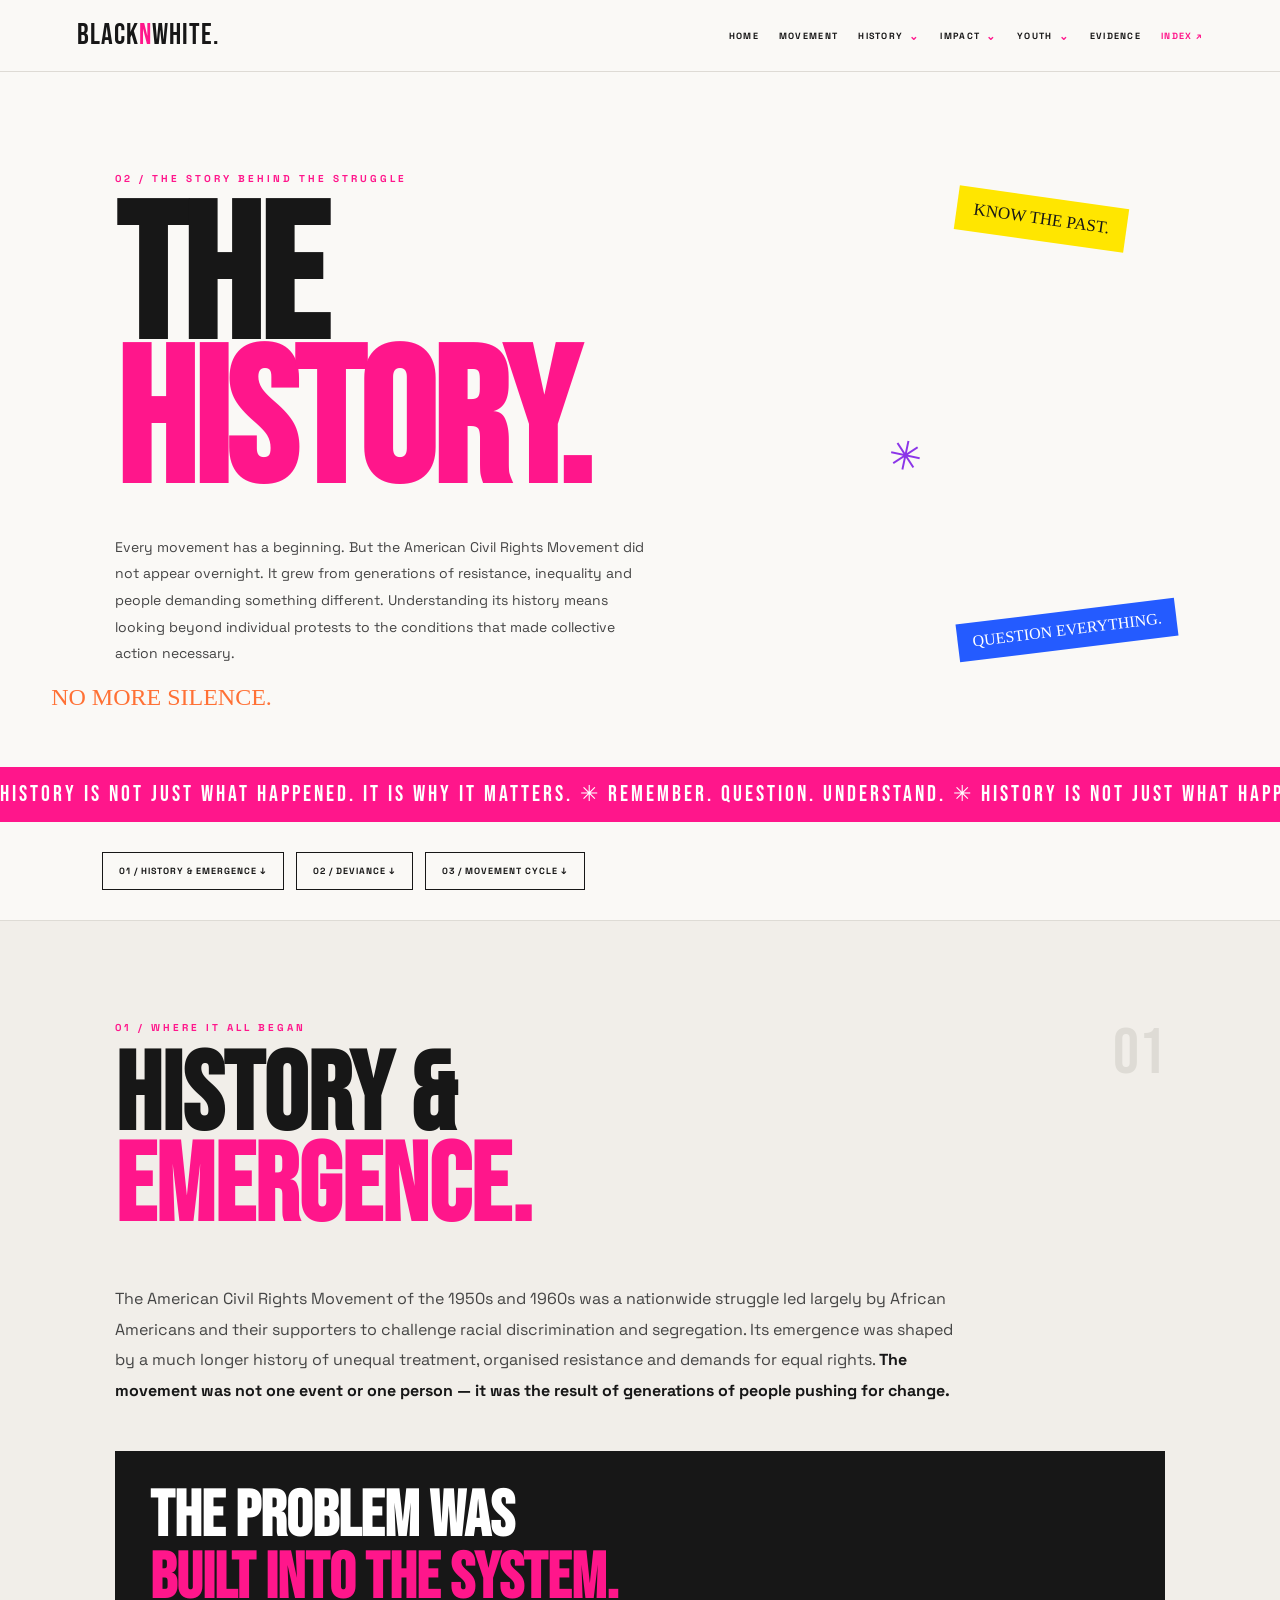
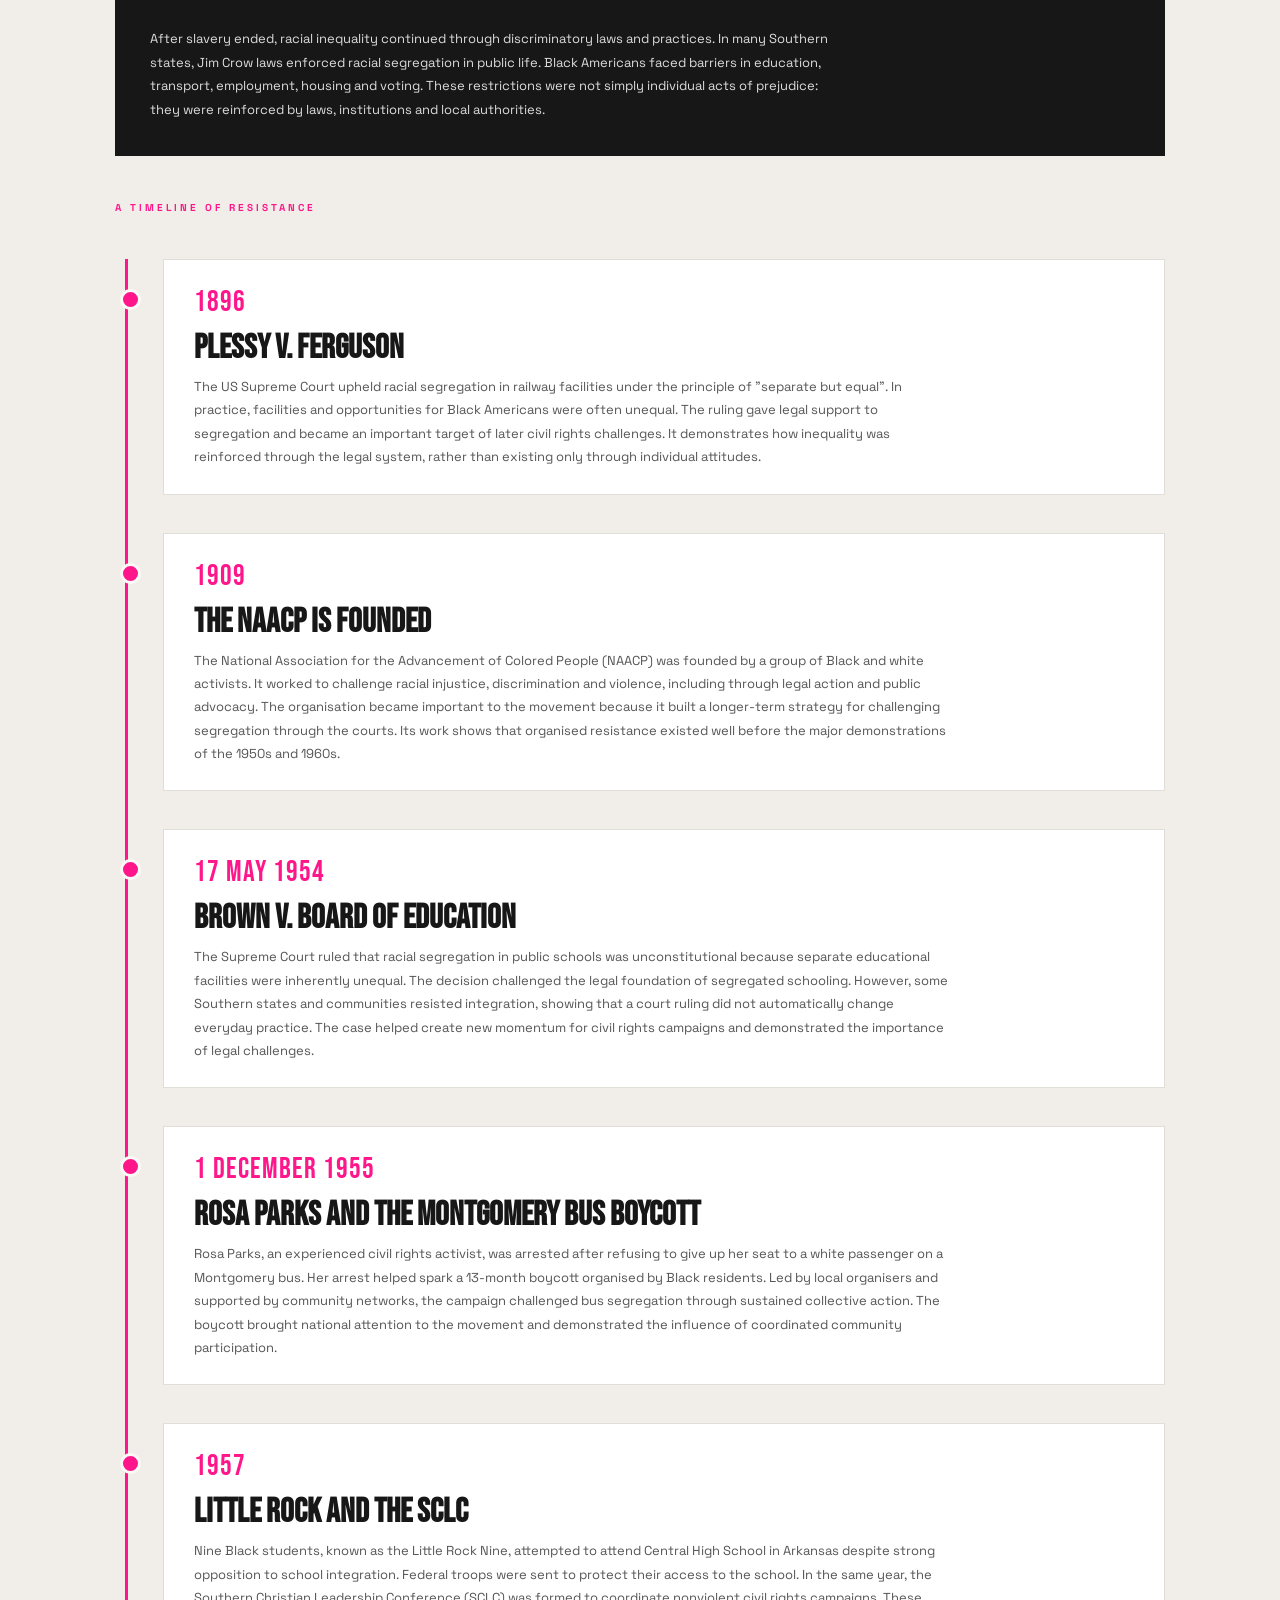
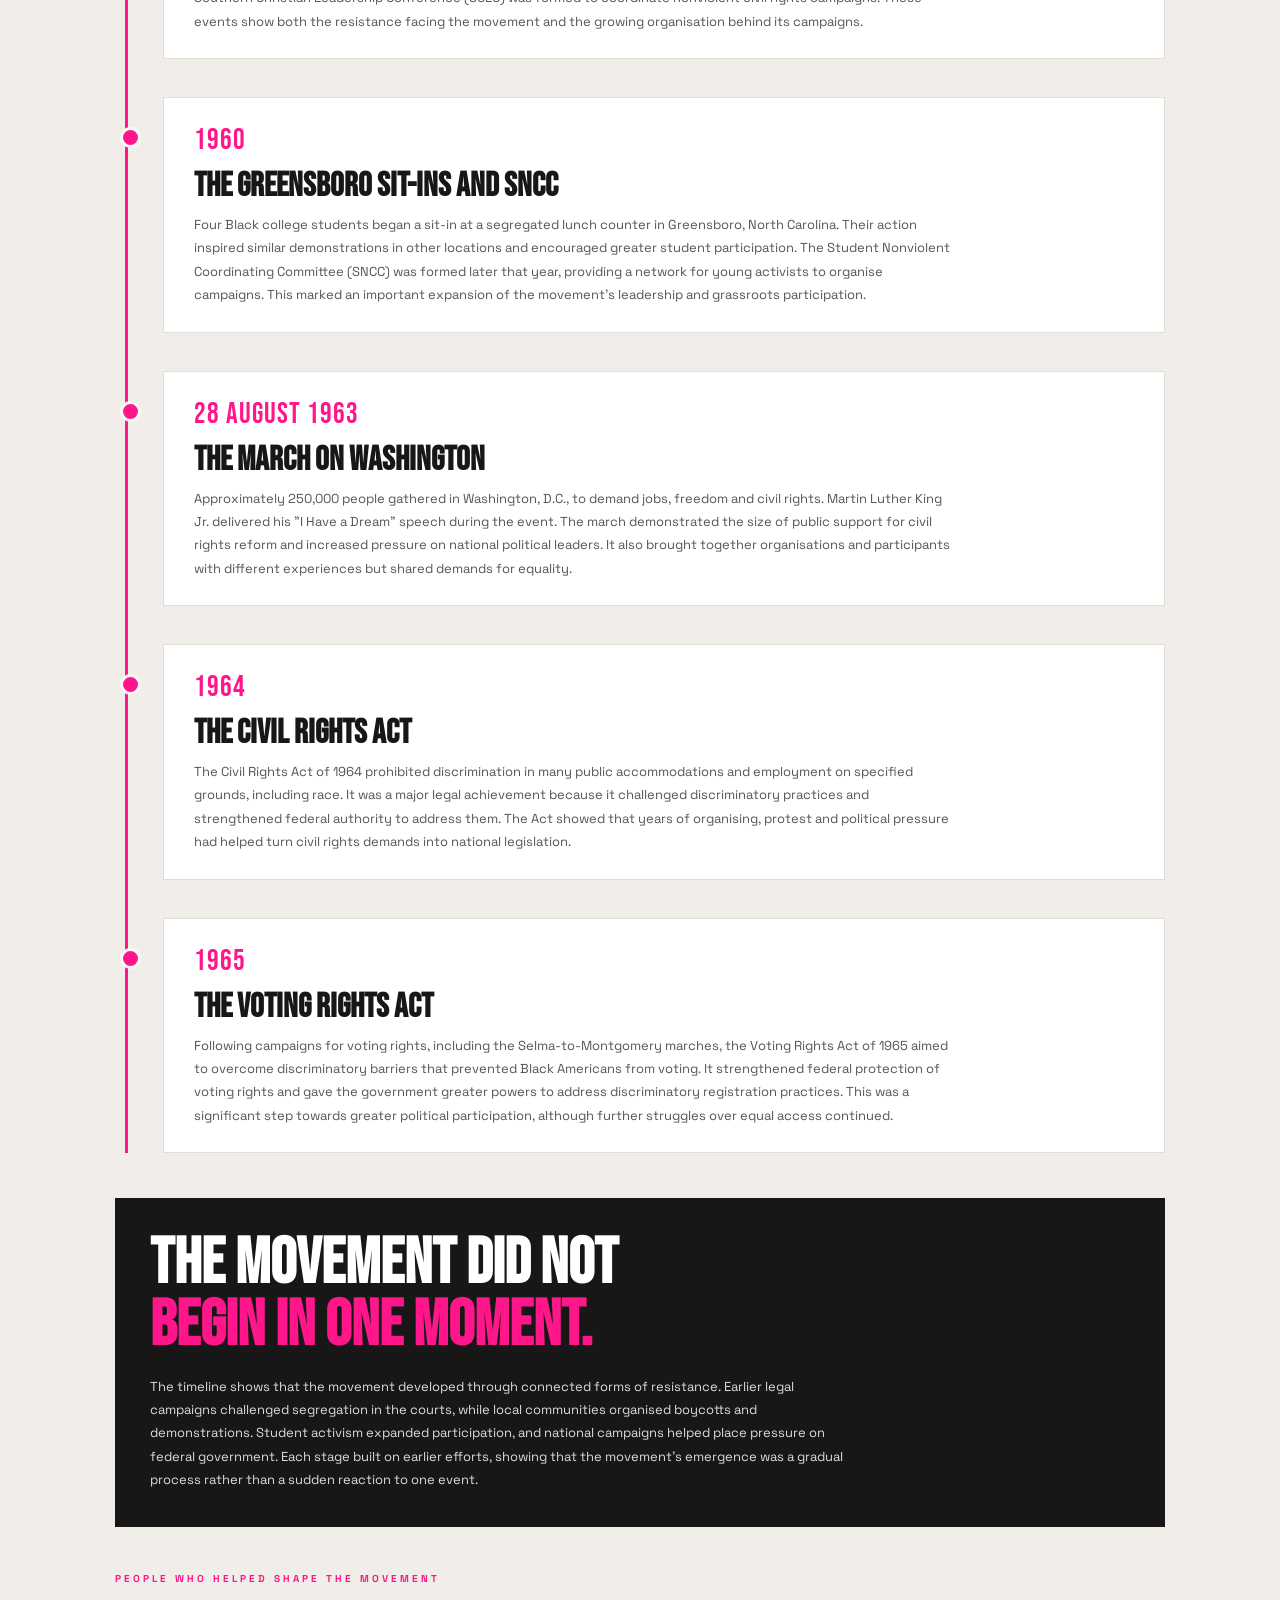
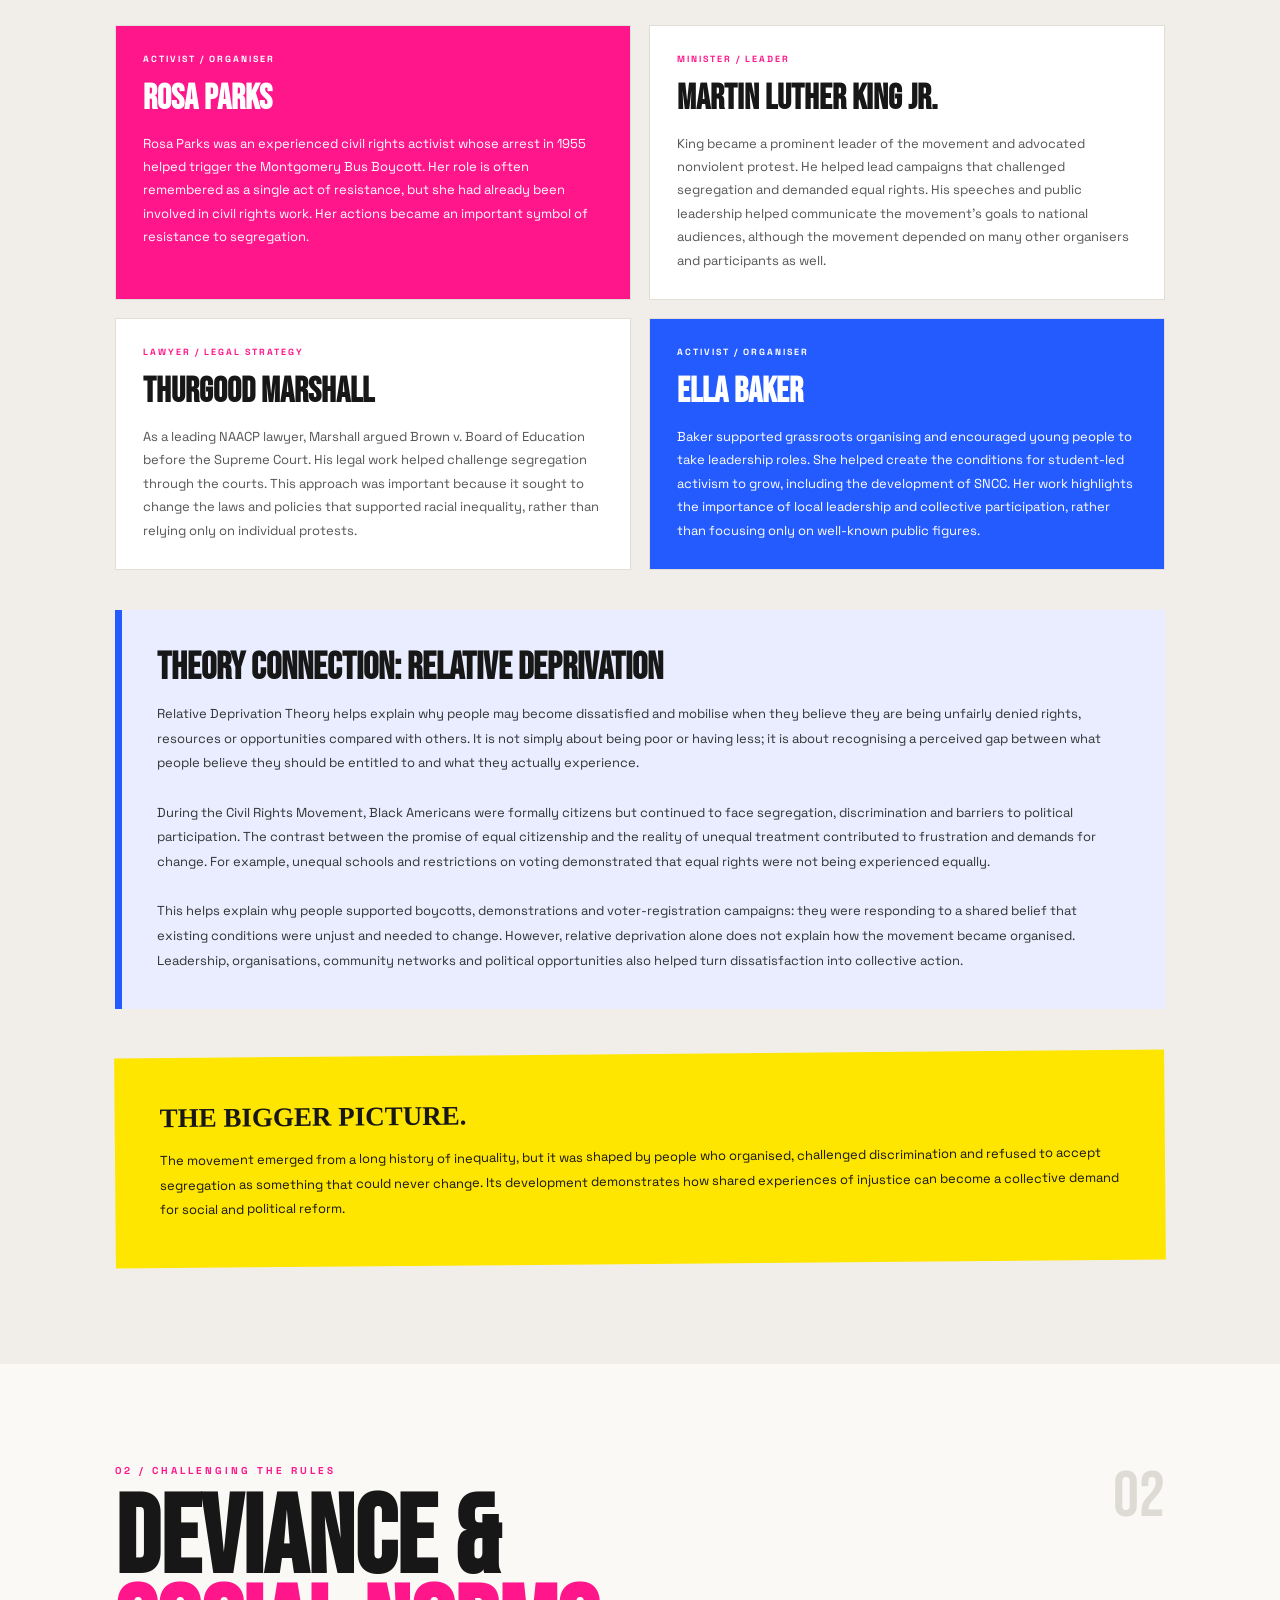
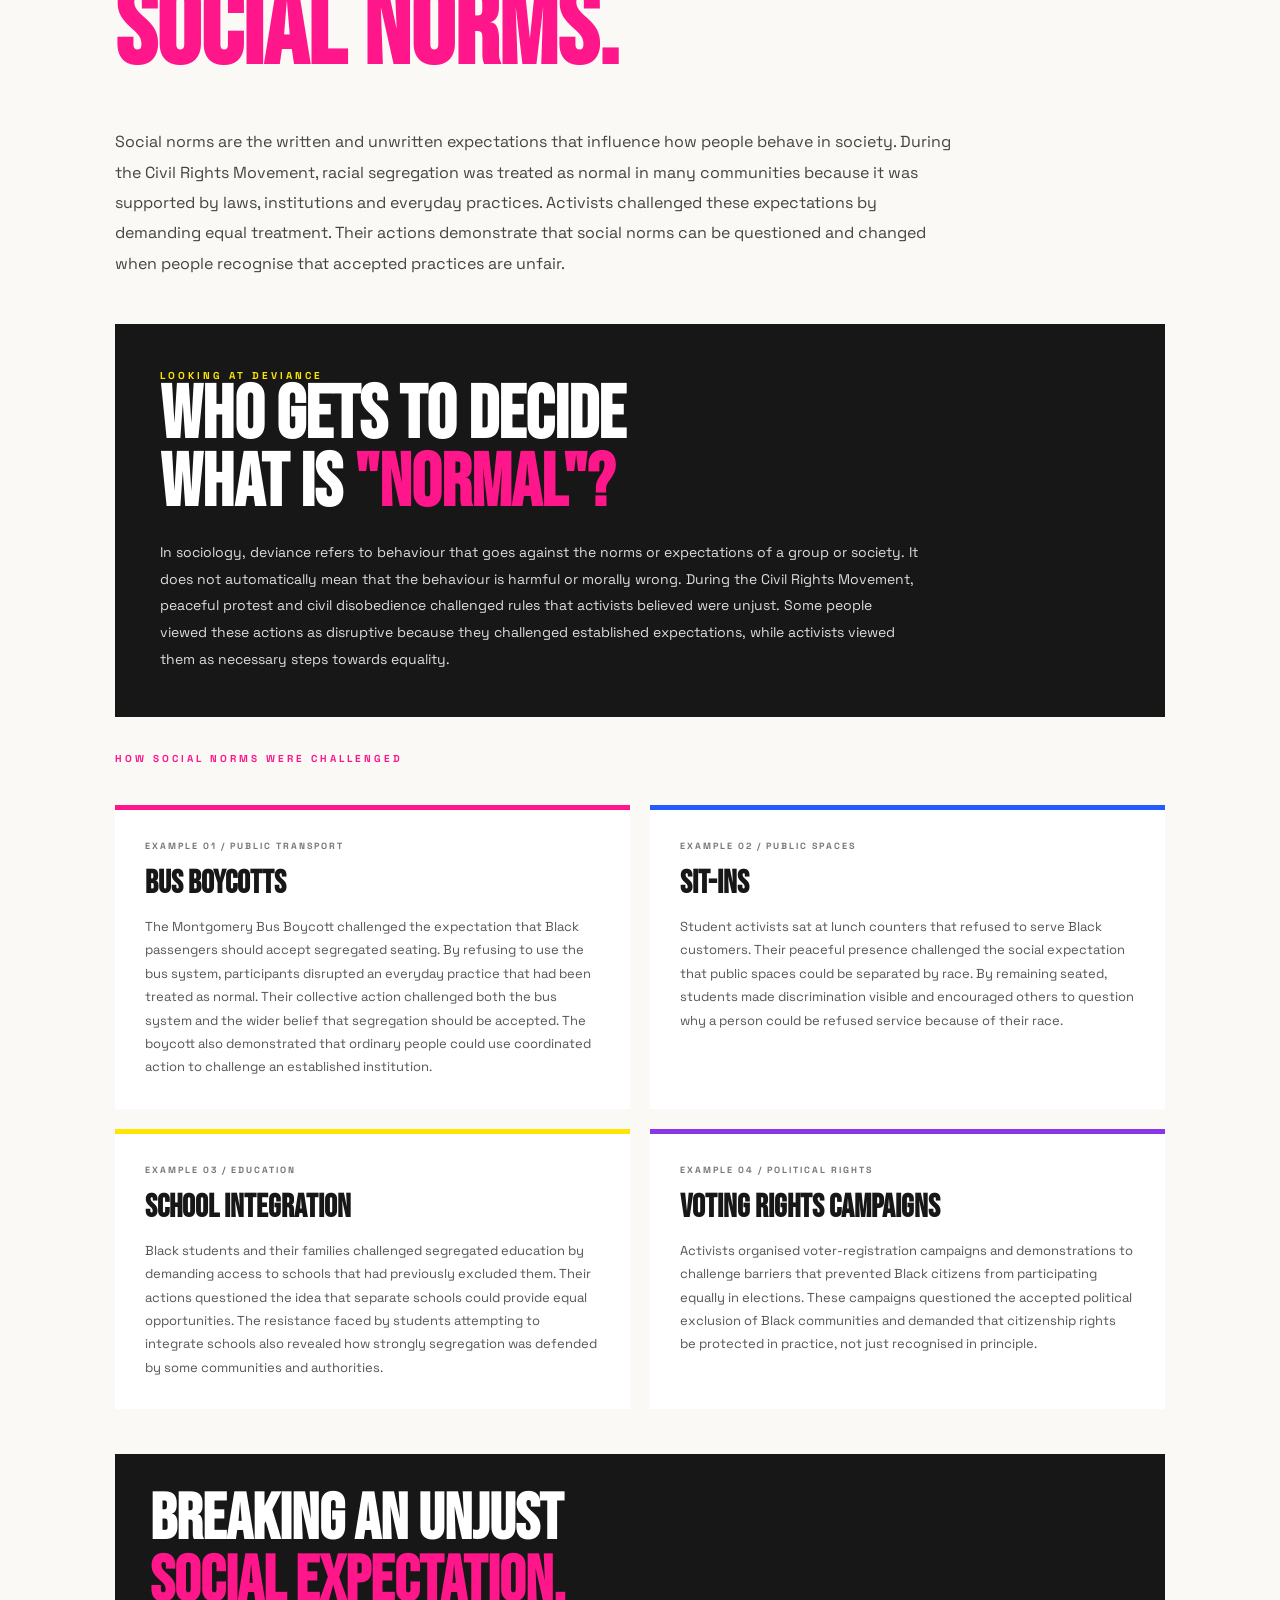
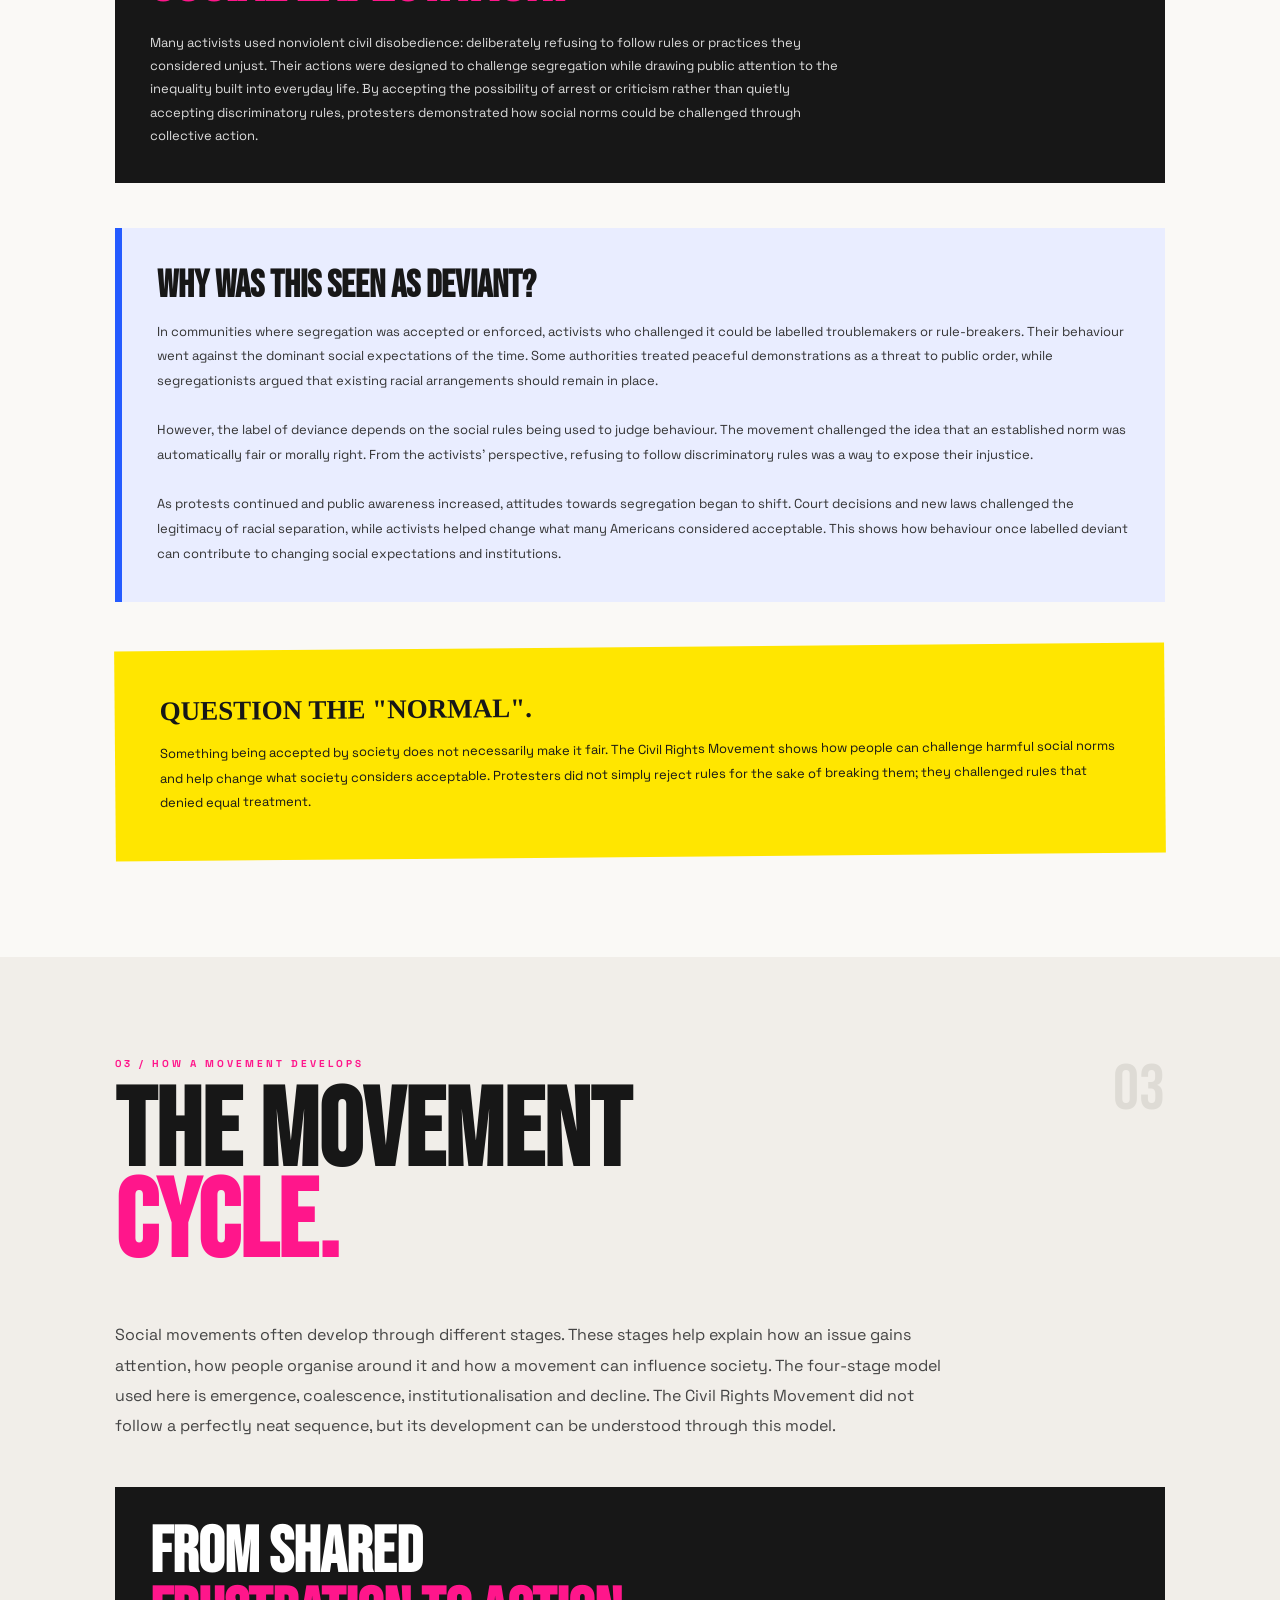
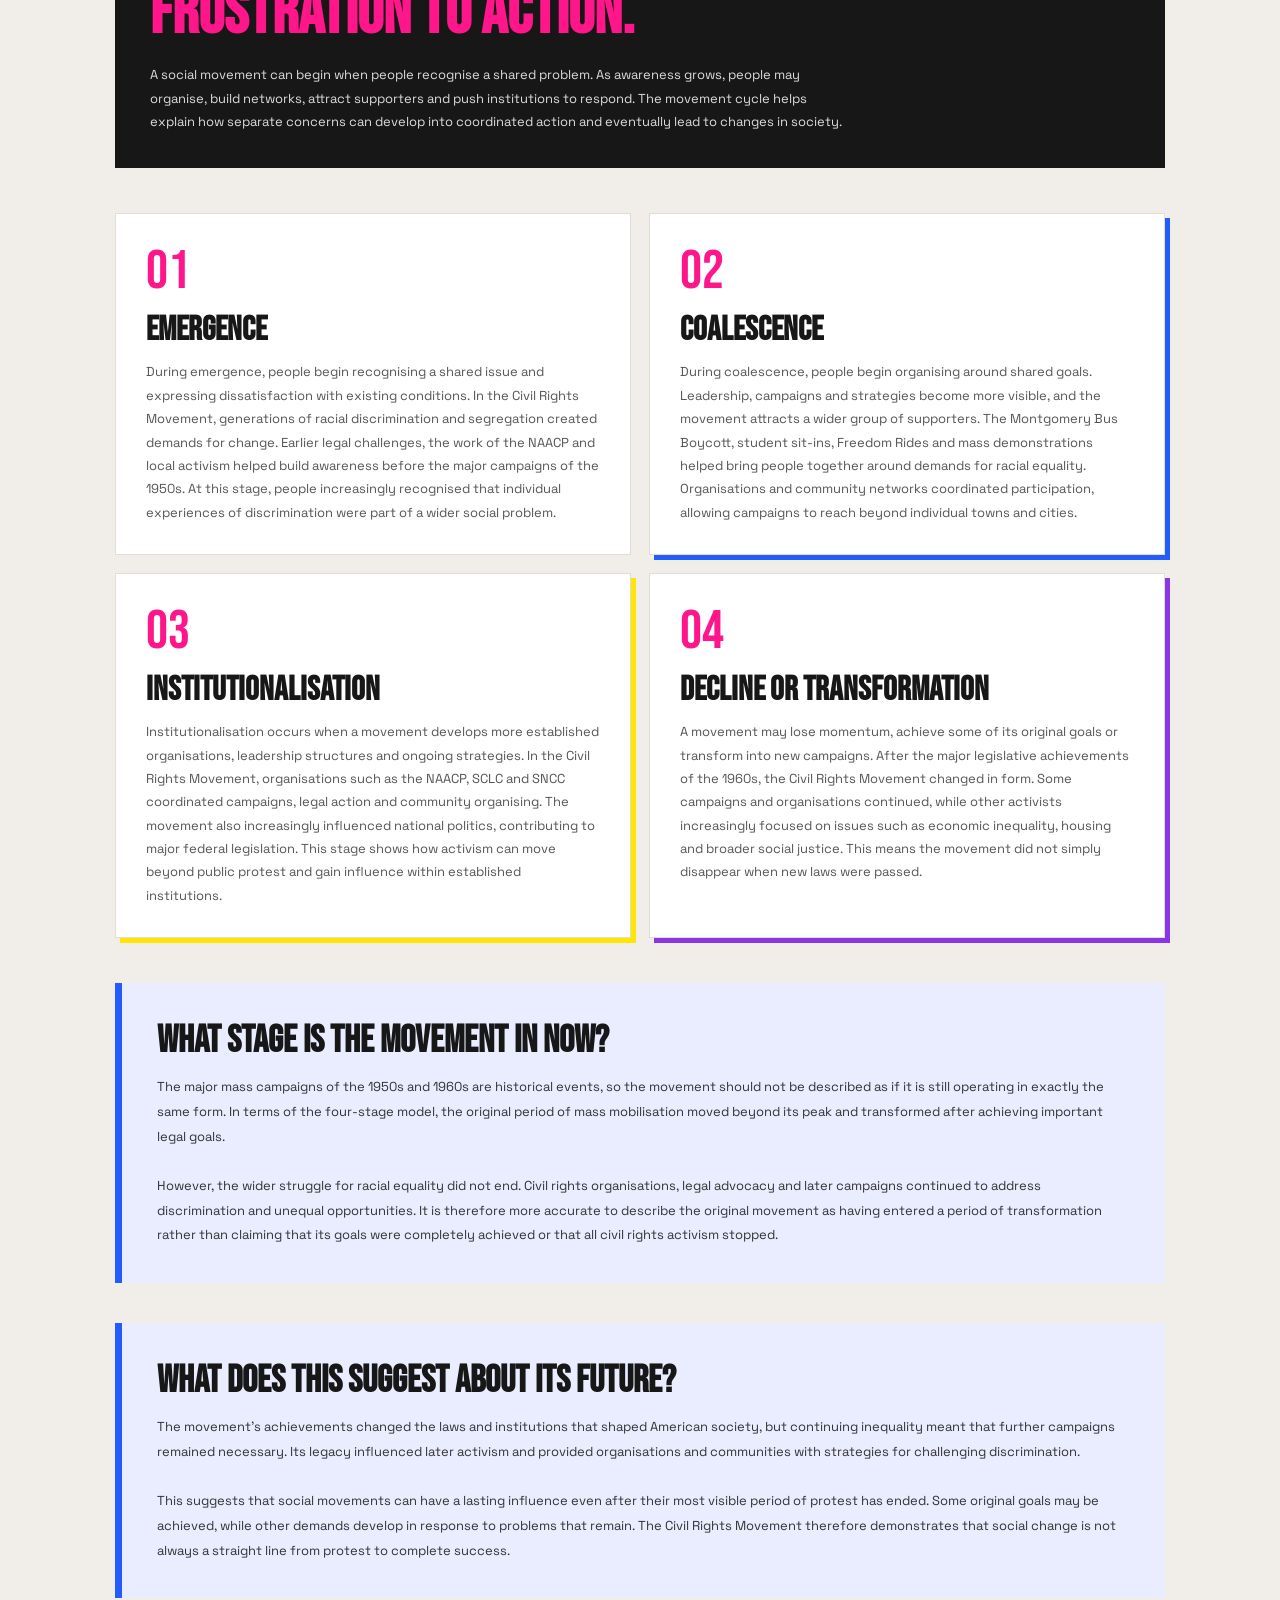
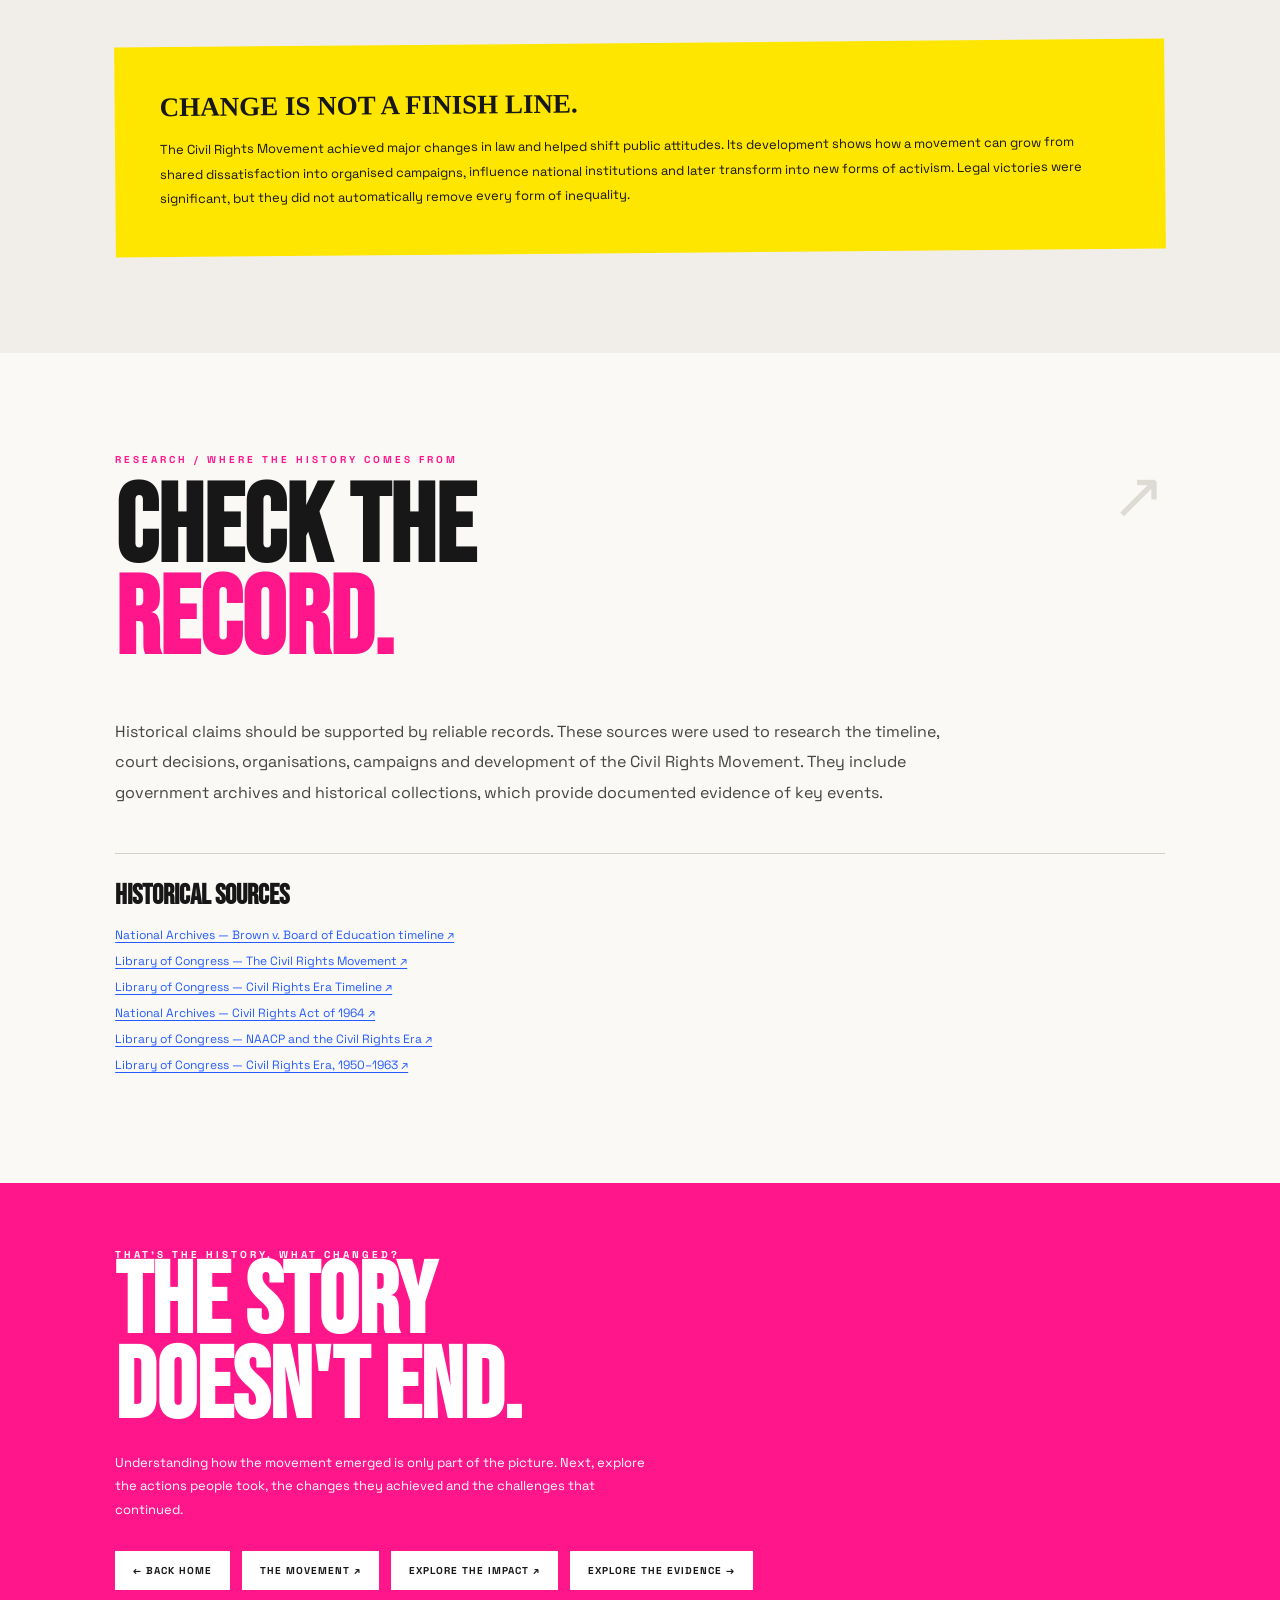
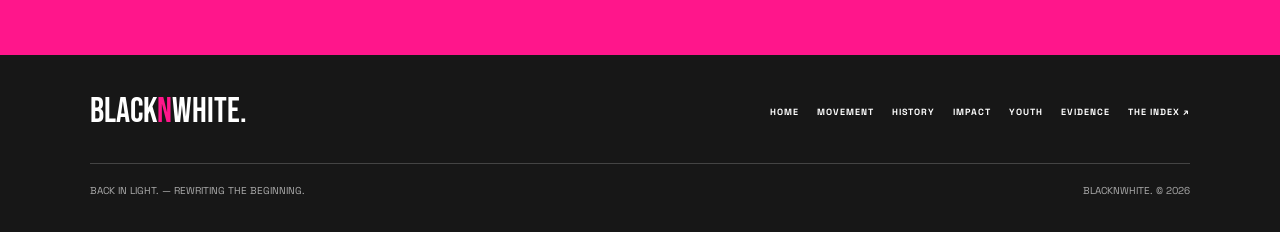
<file: history.html>
<!DOCTYPE html>
<html lang="en">
<head>
<meta charset="UTF-8">
<meta name="viewport" content="width=device-width, initial-scale=1.0">
<title>HISTORY — BLACKNWHITE.</title>

<link rel="preconnect" href="https://fonts.googleapis.com">
<link rel="preconnect" href="https://fonts.gstatic.com" crossorigin>
<link href="https://fonts.googleapis.com/css2?family=Bebas+Neue&family=Permanent+Marker&family=Space+Grotesk:wght@400;500;600;700;800&display=swap" rel="stylesheet">

<style>
:root {
  --pink:#ff168b;
  --blue:#245bff;
  --purple:#8b35e8;
  --yellow:#ffe600;
  --orange:#ff7135;
  --black:#171717;
  --paper:#faf9f6;
  --grey:#777;
}

* {
  margin:0;
  padding:0;
  box-sizing:border-box;
}

html {
  scroll-behavior:smooth;
  scroll-padding-top:100px;
}

body {
  background:var(--paper);
  color:var(--black);
  font-family:'Space Grotesk',sans-serif;
  overflow-x:hidden;
}

a {
  color:inherit;
  text-decoration:none;
}

/* HEADER */

header {
  padding:18px 6%;
  display:flex;
  justify-content:space-between;
  align-items:center;
  border-bottom:1px solid #dedbd5;
  position:sticky;
  top:0;
  background:rgba(250,249,246,.96);
  backdrop-filter:blur(10px);
  z-index:100;
}

.logo {
  font-family:'Bebas Neue',sans-serif;
  font-size:29px;
  letter-spacing:1px;
  white-space:nowrap;
}

.logo span {
  color:var(--pink);
}

nav {
  display:flex;
  gap:20px;
  align-items:center;
  font-size:9px;
  font-weight:800;
  letter-spacing:1.3px;
}

nav a {
  transition:color .2s;
}

nav a:hover {
  color:var(--pink);
}

.nav-index {
  color:var(--pink);
}

/* DROPDOWNS */

.nav-dropdown {
  position:relative;
  display:flex;
  align-items:center;
}

.nav-dropdown-trigger {
  display:flex;
  align-items:center;
  gap:4px;
}

.dropdown-arrow {
  border:0;
  background:transparent;
  color:var(--pink);
  font:inherit;
  font-size:11px;
  cursor:pointer;
  padding:2px;
}

.dropdown-menu {
  position:absolute;
  top:100%;
  left:-12px;
  min-width:205px;
  padding:16px 0 8px;
  background:var(--paper);
  border:1px solid #dedbd5;
  box-shadow:5px 5px 0 var(--pink);
  display:none;
  flex-direction:column;
  z-index:200;
}

.nav-dropdown.is-open .dropdown-menu {
  display:flex;
}

.dropdown-menu a {
  display:block;
  padding:12px 14px;
  font-size:9px;
  font-weight:800;
  letter-spacing:1px;
  white-space:nowrap;
  transition:background .2s,color .2s;
}

.dropdown-menu a:hover {
  background:var(--pink);
  color:white;
}

/* PAGE INTRO */

.page-hero {
  min-height:510px;
  padding:100px 9%;
  position:relative;
  display:flex;
  flex-direction:column;
  justify-content:center;
  overflow:hidden;
}

.eyebrow,
.section-label {
  font-size:10px;
  font-weight:800;
  letter-spacing:3px;
  color:var(--pink);
}

.page-hero h1 {
  font-family:'Bebas Neue',sans-serif;
  font-size:clamp(100px,17vw,190px);
  line-height:.76;
  letter-spacing:-3px;
  margin-top:25px;
  position:relative;
  z-index:2;
}

.page-hero h1 span {
  color:var(--pink);
}

.hero-description {
  max-width:540px;
  font-size:14px;
  line-height:1.9;
  margin-top:35px;
  color:#444;
  position:relative;
  z-index:2;
}

.sticker {
  position:absolute;
  z-index:1;
  pointer-events:none;
  font-family:'Permanent Marker',cursive;
}

.sticker-one {
  right:12%;
  top:18%;
  background:var(--yellow);
  padding:12px 17px;
  transform:rotate(8deg);
  font-size:17px;
}

.sticker-two {
  right:8%;
  bottom:17%;
  background:var(--blue);
  color:white;
  padding:10px 15px;
  transform:rotate(-7deg);
  font-size:16px;
}

.sticker-three {
  right:28%;
  top:52%;
  color:var(--purple);
  font-size:40px;
  transform:rotate(12deg);
}

.sticker-four {
  left:4%;
  bottom:8%;
  color:var(--orange);
  font-size:24px;
}

/* TICKER */

.ticker {
  background:var(--pink);
  color:white;
  padding:14px 0;
  overflow:hidden;
  white-space:nowrap;
  font-family:'Bebas Neue',sans-serif;
  font-size:22px;
  letter-spacing:3px;
}

.ticker-track {
  display:inline-block;
  animation:ticker 27s linear infinite;
}

@keyframes ticker {
  from {transform:translateX(0);}
  to {transform:translateX(-50%);}
}

/* SECTION NAVIGATION */

.jump-nav {
  padding:30px 8%;
  display:flex;
  flex-wrap:wrap;
  gap:12px;
  border-bottom:1px solid #dedbd5;
}

.jump-nav a {
  border:1px solid var(--black);
  padding:12px 16px;
  font-size:9px;
  font-weight:800;
  letter-spacing:1px;
  transition:.2s;
}

.jump-nav a:hover {
  background:var(--pink);
  color:white;
  border-color:var(--pink);
  transform:translateY(-3px);
}

/* GENERAL SECTION */

.content-section {
  padding:100px 9%;
  position:relative;
}

.content-section:nth-of-type(even) {
  background:#f1eee9;
}

.section-top {
  display:flex;
  justify-content:space-between;
  align-items:flex-start;
  gap:30px;
  margin-bottom:50px;
}

.section-top h2 {
  font-family:'Bebas Neue',sans-serif;
  font-size:clamp(65px,9vw,110px);
  line-height:.83;
  margin-top:18px;
}

.section-top h2 span {
  color:var(--pink);
}

.section-number {
  font-family:'Bebas Neue',sans-serif;
  font-size:65px;
  color:#dedbd5;
  line-height:1;
}

/* INTRO TEXT */

.lead-text {
  max-width:850px;
  font-size:16px;
  line-height:1.9;
  color:#444;
  margin-bottom:45px;
}

.lead-text strong {
  color:var(--black);
}

/* TIMELINE */

.timeline {
  border-left:3px solid var(--pink);
  margin:45px 0 20px 10px;
  padding-left:35px;
}

.timeline-item {
  position:relative;
  margin-bottom:38px;
  padding:25px 30px;
  background:white;
  border:1px solid #e1ded8;
  transition:.2s;
}

.timeline-item:hover {
  transform:translateX(5px);
  box-shadow:5px 5px 0 var(--pink);
}

.timeline-item::before {
  content:"";
  position:absolute;
  width:15px;
  height:15px;
  border-radius:50%;
  background:var(--pink);
  left:-44px;
  top:29px;
  border:3px solid var(--paper);
}

.timeline-date {
  color:var(--pink);
  font-family:'Bebas Neue',sans-serif;
  font-size:29px;
  letter-spacing:1px;
}

.timeline-item h3 {
  font-family:'Bebas Neue',sans-serif;
  font-size:34px;
  margin:7px 0;
}

.timeline-item p {
  font-size:13px;
  line-height:1.8;
  color:#555;
  max-width:760px;
}

/* PEOPLE / KEY DETAILS */

.detail-grid {
  display:grid;
  grid-template-columns:repeat(2,1fr);
  gap:18px;
  margin:40px 0;
}

.detail-card {
  padding:27px;
  background:white;
  border:1px solid #e1ded8;
  min-height:190px;
}

.detail-card .detail-tag {
  color:var(--pink);
  font-size:9px;
  font-weight:800;
  letter-spacing:2px;
}

.detail-card h3 {
  font-family:'Bebas Neue',sans-serif;
  font-size:35px;
  margin:12px 0;
}

.detail-card p {
  font-size:13px;
  line-height:1.8;
  color:#555;
}

.detail-card.pink {
  background:var(--pink);
  color:white;
}

.detail-card.pink .detail-tag,
.detail-card.pink p {
  color:white;
}

.detail-card.blue {
  background:var(--blue);
  color:white;
}

.detail-card.blue .detail-tag,
.detail-card.blue p {
  color:white;
}

/* HIGHLIGHT STRIP */

.highlight {
  margin:45px 0;
  padding:35px;
  background:var(--black);
  color:white;
  position:relative;
}

.highlight h3 {
  font-family:'Bebas Neue',sans-serif;
  font-size:clamp(38px,6vw,65px);
  line-height:.95;
}

.highlight h3 span {
  color:var(--pink);
}

.highlight p {
  max-width:700px;
  margin-top:18px;
  font-size:13px;
  line-height:1.8;
  color:#ddd;
}

/* THEORY */

.theory-box {
  padding:35px;
  border-left:7px solid var(--blue);
  background:#e9edff;
  margin:40px 0;
}

.theory-box h3 {
  font-family:'Bebas Neue',sans-serif;
  font-size:38px;
  margin-bottom:12px;
}

.theory-box p {
  font-size:13px;
  line-height:1.9;
  color:#333;
}

/* DEVIANCE SECTION */

.deviance-intro {
  background:var(--black);
  color:white;
  padding:45px;
  margin:35px 0;
}

.deviance-intro h3 {
  font-family:'Bebas Neue',sans-serif;
  font-size:clamp(45px,7vw,75px);
  line-height:.9;
}

.deviance-intro h3 span {
  color:var(--pink);
}

.deviance-intro p {
  margin-top:22px;
  max-width:760px;
  font-size:14px;
  line-height:1.9;
  color:#ddd;
}

.norm-grid {
  display:grid;
  grid-template-columns:repeat(2,1fr);
  gap:20px;
  margin:40px 0;
}

.norm-card {
  padding:30px;
  background:white;
  border-top:5px solid var(--pink);
}

.norm-card:nth-child(2) {
  border-color:var(--blue);
}

.norm-card:nth-child(3) {
  border-color:var(--yellow);
}

.norm-card:nth-child(4) {
  border-color:var(--purple);
}

.norm-card h3 {
  font-family:'Bebas Neue',sans-serif;
  font-size:32px;
  margin-bottom:12px;
}

.norm-card p {
  font-size:13px;
  line-height:1.8;
  color:#555;
}

.norm-card .small-label {
  font-size:9px;
  font-weight:800;
  letter-spacing:2px;
  color:var(--grey);
  margin-bottom:12px;
}

/* CYCLE */

.cycle-list {
  display:grid;
  grid-template-columns:repeat(2,1fr);
  gap:18px;
  margin:45px 0;
}

.cycle-card {
  background:white;
  padding:30px;
  border:1px solid #e1ded8;
  position:relative;
  min-height:220px;
}

.cycle-card .cycle-no {
  font-family:'Bebas Neue',sans-serif;
  font-size:55px;
  color:var(--pink);
  line-height:1;
}

.cycle-card h3 {
  font-family:'Bebas Neue',sans-serif;
  font-size:34px;
  margin:10px 0;
}

.cycle-card p {
  font-size:13px;
  line-height:1.8;
  color:#555;
}

.cycle-card:nth-child(2) {
  box-shadow:5px 5px 0 var(--blue);
}

.cycle-card:nth-child(3) {
  box-shadow:5px 5px 0 var(--yellow);
}

.cycle-card:nth-child(4) {
  box-shadow:5px 5px 0 var(--purple);
}

/* REFLECTION */

.reflection {
  background:var(--yellow);
  padding:45px;
  margin-top:45px;
  transform:rotate(-.5deg);
}

.reflection h3 {
  font-family:'Permanent Marker',cursive;
  font-size:27px;
  margin-bottom:15px;
}

.reflection p {
  font-size:13px;
  line-height:1.9;
}

/* SOURCES */

.source-note {
  margin-top:45px;
  padding-top:25px;
  border-top:1px solid #d5d1ca;
}

.source-note h3 {
  font-family:'Bebas Neue',sans-serif;
  font-size:28px;
  margin-bottom:15px;
}

.source-note ul {
  list-style:none;
}

.source-note li {
  margin:10px 0;
  font-size:12px;
}

.source-note a {
  color:var(--blue);
  text-decoration:underline;
  text-underline-offset:3px;
}

.source-note a:hover {
  color:var(--pink);
}

/* BOTTOM NAV */

.bottom-nav {
  padding:65px 9%;
  background:var(--pink);
  color:white;
}

.bottom-nav h2 {
  font-family:'Bebas Neue',sans-serif;
  font-size:clamp(55px,9vw,100px);
  line-height:.85;
}

.bottom-nav p {
  font-size:13px;
  line-height:1.8;
  margin-top:20px;
  max-width:550px;
}

.bottom-links {
  display:flex;
  flex-wrap:wrap;
  gap:12px;
  margin-top:30px;
}

.bottom-links a {
  background:white;
  color:var(--black);
  padding:13px 18px;
  font-size:10px;
  font-weight:800;
  letter-spacing:1px;
  transition:.2s;
}

.bottom-links a:hover {
  background:var(--black);
  color:white;
}

/* FOOTER */

footer {
  background:var(--black);
  color:white;
  padding:35px 7%;
}

.footer-top {
  display:flex;
  justify-content:space-between;
  align-items:center;
  flex-wrap:wrap;
  gap:25px;
}

.footer-logo {
  font-family:'Bebas Neue',sans-serif;
  font-size:35px;
}

.footer-logo span {
  color:var(--pink);
}

.footer-nav {
  display:flex;
  flex-wrap:wrap;
  gap:18px;
  font-size:9px;
  font-weight:800;
  letter-spacing:1px;
}

.footer-nav a:hover {
  color:var(--pink);
}

.footer-bottom {
  border-top:1px solid #444;
  margin-top:30px;
  padding-top:20px;
  display:flex;
  justify-content:space-between;
  gap:15px;
  flex-wrap:wrap;
  font-size:10px;
  color:#aaa;
}

/* MOBILE */

@media(max-width:750px) {
  header {
    padding:15px 5%;
  }

  .logo {
    font-size:25px;
  }

  nav {
    gap:10px;
    font-size:8px;
  }

  .page-hero {
    min-height:480px;
    padding:80px 7%;
  }

  .page-hero h1 {
    font-size:clamp(85px,16vw,130px);
  }

  .sticker-one {
    right:5%;
    top:7%;
    font-size:12px;
  }

  .sticker-two {
    right:5%;
    bottom:7%;
    font-size:12px;
  }

  .sticker-three,
  .sticker-four {
    display:none;
  }

  .content-section {
    padding:75px 7%;
  }

  .section-top {
    flex-direction:column;
    gap:15px;
  }

  .section-number {
    font-size:45px;
  }

  .detail-grid,
  .norm-grid,
  .cycle-list {
    grid-template-columns:1fr;
  }

  .jump-nav {
    padding:22px 6%;
  }

  .timeline {
    padding-left:25px;
  }

  .timeline-item::before {
    left:-34px;
  }

  .deviance-intro,
  .reflection,
  .highlight {
    padding:28px;
  }

  .footer-top {
    flex-direction:column;
    align-items:flex-start;
  }
}

@media(max-width:480px) {
  header {
    flex-direction:column;
    gap:10px;
  }

  nav {
    justify-content:center;
    flex-wrap:wrap;
  }

  .page-hero {
    min-height:430px;
  }

  .page-hero h1 {
    font-size:clamp(75px,18vw,105px);
  }

  .jump-nav a {
    font-size:8px;
  }

  .timeline-item {
    padding:20px;
  }

  .bottom-links {
    flex-direction:column;
    align-items:flex-start;
  }
}
</style>
</head>

<body>

<!-- HEADER -->

<header>
  <a href="home.html" class="logo">BLACK<span>N</span>WHITE.</a>

  <nav>
    <a href="home.html">HOME</a>
    <a href="movement.html">MOVEMENT</a>

    <div class="nav-dropdown">
      <div class="nav-dropdown-trigger">
        <a href="history.html">HISTORY</a>
        <button class="dropdown-arrow" type="button" aria-label="Open History menu" aria-expanded="false">⌄</button>
      </div>
      <div class="dropdown-menu">
        <a href="history.html#emergence">HISTORY &amp; EMERGENCE</a>
        <a href="history.html#deviance">DEVIANCE</a>
        <a href="history.html#movement-cycle">MOVEMENT CYCLE</a>
      </div>
    </div>

    <div class="nav-dropdown">
      <div class="nav-dropdown-trigger">
        <a href="impact.html">IMPACT</a>
        <button class="dropdown-arrow" type="button" aria-label="Open Impact menu" aria-expanded="false">⌄</button>
      </div>
      <div class="dropdown-menu">
        <a href="impact.html#methods">METHODS &amp; MOBILISATION</a>
        <a href="impact.html#social-change">SOCIAL CHANGE</a>
        <a href="impact.html#limitations">ONGOING CHALLENGES</a>
      </div>
    </div>
    
<div class="nav-dropdown">
  <div class="nav-dropdown-trigger">
    <a href="youth.html">YOUTH</a>
    <button class="dropdown-arrow" type="button"
      aria-label="Open Youth menu" aria-expanded="false">⌄</button>
  </div>

  <div class="dropdown-menu">
    <a href="youth.html#young-people">YOUNG PEOPLE IN ACTION</a>
    <a href="youth.html#impact">IMPACT & EFFECTIVENESS</a>
    <a href="youth.html#today">YOUNG PEOPLE TODAY</a>
    <a href="youth.html#take-action">WHAT CAN YOU DO?</a>
  </div>
</div>
        <a href="evidence.html">EVIDENCE</a>
    <a href="index.html" class="nav-index">INDEX ↗</a>
  </nav>
</header>

<!-- HERO -->

<section class="page-hero">
  <div class="eyebrow">02 / THE STORY BEHIND THE STRUGGLE</div>

  <h1>
    THE<br>
    <span>HISTORY.</span>
  </h1>

  <p class="hero-description">
    Every movement has a beginning. But the American Civil Rights
    Movement did not appear overnight. It grew from generations of
    resistance, inequality and people demanding something different.
    Understanding its history means looking beyond individual
    protests to the conditions that made collective action necessary.
  </p>

  <div class="sticker sticker-one">KNOW THE PAST.</div>
  <div class="sticker sticker-two">QUESTION EVERYTHING.</div>
  <div class="sticker sticker-three">✳</div>
  <div class="sticker sticker-four">NO MORE SILENCE.</div>
</section>

<!-- TICKER -->

<div class="ticker">
  <div class="ticker-track">
    HISTORY IS NOT JUST WHAT HAPPENED. IT IS WHY IT MATTERS. ✳
    REMEMBER. QUESTION. UNDERSTAND. ✳
    HISTORY IS NOT JUST WHAT HAPPENED. IT IS WHY IT MATTERS. ✳
    REMEMBER. QUESTION. UNDERSTAND. ✳
  </div>
</div>

<!-- QUICK JUMP LINKS -->

<div class="jump-nav">
  <a href="#emergence">01 / HISTORY &amp; EMERGENCE ↓</a>
  <a href="#deviance">02 / DEVIANCE ↓</a>
  <a href="#movement-cycle">03 / MOVEMENT CYCLE ↓</a>
</div>

<!-- SECTION ONE -->

<section class="content-section" id="emergence">

  <div class="section-top">
    <div>
      <div class="section-label">01 / WHERE IT ALL BEGAN</div>
      <h2>HISTORY &amp;<br><span>EMERGENCE.</span></h2>
    </div>
    <div class="section-number">01</div>
  </div>

  <p class="lead-text">
    The American Civil Rights Movement of the 1950s and 1960s was a
    nationwide struggle led largely by African Americans and their
    supporters to challenge racial discrimination and segregation.
    Its emergence was shaped by a much longer history of unequal
    treatment, organised resistance and demands for equal rights.
    <strong>The movement was not one event or one person — it was
    the result of generations of people pushing for change.</strong>
  </p>

  <div class="highlight">
    <h3>THE PROBLEM WAS<br><span>BUILT INTO THE SYSTEM.</span></h3>
    <p>
      After slavery ended, racial inequality continued through
      discriminatory laws and practices. In many Southern states,
      Jim Crow laws enforced racial segregation in public life.
      Black Americans faced barriers in education, transport,
      employment, housing and voting. These restrictions were not
      simply individual acts of prejudice: they were reinforced
      by laws, institutions and local authorities.
    </p>
  </div>

  <div class="section-label">A TIMELINE OF RESISTANCE</div>

  <div class="timeline">

    <div class="timeline-item">
      <div class="timeline-date">1896</div>
      <h3>Plessy v. Ferguson</h3>
      <p>
        The US Supreme Court upheld racial segregation in railway
        facilities under the principle of "separate but equal".
        In practice, facilities and opportunities for Black
        Americans were often unequal. The ruling gave legal support
        to segregation and became an important target of later
        civil rights challenges. It demonstrates how inequality
        was reinforced through the legal system, rather than
        existing only through individual attitudes.
      </p>
    </div>

    <div class="timeline-item">
      <div class="timeline-date">1909</div>
      <h3>The NAACP is founded</h3>
      <p>
        The National Association for the Advancement of Colored
        People (NAACP) was founded by a group of Black and white
        activists. It worked to challenge racial injustice,
        discrimination and violence, including through legal
        action and public advocacy. The organisation became
        important to the movement because it built a longer-term
        strategy for challenging segregation through the courts.
        Its work shows that organised resistance existed well
        before the major demonstrations of the 1950s and 1960s.
      </p>
    </div>

    <div class="timeline-item">
      <div class="timeline-date">17 MAY 1954</div>
      <h3>Brown v. Board of Education</h3>
      <p>
        The Supreme Court ruled that racial segregation in public
        schools was unconstitutional because separate educational
        facilities were inherently unequal. The decision challenged
        the legal foundation of segregated schooling. However,
        some Southern states and communities resisted integration,
        showing that a court ruling did not automatically change
        everyday practice. The case helped create new momentum
        for civil rights campaigns and demonstrated the importance
        of legal challenges.
      </p>
    </div>

    <div class="timeline-item">
      <div class="timeline-date">1 DECEMBER 1955</div>
      <h3>Rosa Parks and the Montgomery Bus Boycott</h3>
      <p>
        Rosa Parks, an experienced civil rights activist, was
        arrested after refusing to give up her seat to a white
        passenger on a Montgomery bus. Her arrest helped spark
        a 13-month boycott organised by Black residents. Led by
        local organisers and supported by community networks,
        the campaign challenged bus segregation through sustained
        collective action. The boycott brought national attention
        to the movement and demonstrated the influence of
        coordinated community participation.
      </p>
    </div>

    <div class="timeline-item">
      <div class="timeline-date">1957</div>
      <h3>Little Rock and the SCLC</h3>
      <p>
        Nine Black students, known as the Little Rock Nine,
        attempted to attend Central High School in Arkansas
        despite strong opposition to school integration.
        Federal troops were sent to protect their access to
        the school. In the same year, the Southern Christian
        Leadership Conference (SCLC) was formed to coordinate
        nonviolent civil rights campaigns. These events show
        both the resistance facing the movement and the growing
        organisation behind its campaigns.
      </p>
    </div>

    <div class="timeline-item">
      <div class="timeline-date">1960</div>
      <h3>The Greensboro sit-ins and SNCC</h3>
      <p>
        Four Black college students began a sit-in at a segregated
        lunch counter in Greensboro, North Carolina. Their action
        inspired similar demonstrations in other locations and
        encouraged greater student participation. The Student
        Nonviolent Coordinating Committee (SNCC) was formed
        later that year, providing a network for young activists
        to organise campaigns. This marked an important expansion
        of the movement's leadership and grassroots participation.
      </p>
    </div>

    <div class="timeline-item">
      <div class="timeline-date">28 AUGUST 1963</div>
      <h3>The March on Washington</h3>
      <p>
        Approximately 250,000 people gathered in Washington,
        D.C., to demand jobs, freedom and civil rights. Martin
        Luther King Jr. delivered his "I Have a Dream" speech
        during the event. The march demonstrated the size of
        public support for civil rights reform and increased
        pressure on national political leaders. It also brought
        together organisations and participants with different
        experiences but shared demands for equality.
      </p>
    </div>

    <div class="timeline-item">
      <div class="timeline-date">1964</div>
      <h3>The Civil Rights Act</h3>
      <p>
        The Civil Rights Act of 1964 prohibited discrimination
        in many public accommodations and employment on specified
        grounds, including race. It was a major legal achievement
        because it challenged discriminatory practices and
        strengthened federal authority to address them. The Act
        showed that years of organising, protest and political
        pressure had helped turn civil rights demands into
        national legislation.
      </p>
    </div>

    <div class="timeline-item">
      <div class="timeline-date">1965</div>
      <h3>The Voting Rights Act</h3>
      <p>
        Following campaigns for voting rights, including the
        Selma-to-Montgomery marches, the Voting Rights Act of
        1965 aimed to overcome discriminatory barriers that
        prevented Black Americans from voting. It strengthened
        federal protection of voting rights and gave the
        government greater powers to address discriminatory
        registration practices. This was a significant step
        towards greater political participation, although
        further struggles over equal access continued.
      </p>
    </div>

  </div>

  <div class="highlight">
    <h3>THE MOVEMENT DID NOT<br><span>BEGIN IN ONE MOMENT.</span></h3>
    <p>
      The timeline shows that the movement developed through
      connected forms of resistance. Earlier legal campaigns
      challenged segregation in the courts, while local
      communities organised boycotts and demonstrations.
      Student activism expanded participation, and national
      campaigns helped place pressure on federal government.
      Each stage built on earlier efforts, showing that the
      movement's emergence was a gradual process rather than
      a sudden reaction to one event.
    </p>
  </div>

  <div class="section-label">PEOPLE WHO HELPED SHAPE THE MOVEMENT</div>

  <div class="detail-grid">

    <div class="detail-card pink">
      <div class="detail-tag">ACTIVIST / ORGANISER</div>
      <h3>ROSA PARKS</h3>
      <p>
        Rosa Parks was an experienced civil rights activist
        whose arrest in 1955 helped trigger the Montgomery
        Bus Boycott. Her role is often remembered as a single
        act of resistance, but she had already been involved
        in civil rights work. Her actions became an important
        symbol of resistance to segregation.
      </p>
    </div>

    <div class="detail-card">
      <div class="detail-tag">MINISTER / LEADER</div>
      <h3>MARTIN LUTHER KING JR.</h3>
      <p>
        King became a prominent leader of the movement and
        advocated nonviolent protest. He helped lead campaigns
        that challenged segregation and demanded equal rights.
        His speeches and public leadership helped communicate
        the movement's goals to national audiences, although
        the movement depended on many other organisers and
        participants as well.
      </p>
    </div>

    <div class="detail-card">
      <div class="detail-tag">LAWYER / LEGAL STRATEGY</div>
      <h3>THURGOOD MARSHALL</h3>
      <p>
        As a leading NAACP lawyer, Marshall argued Brown v.
        Board of Education before the Supreme Court. His legal
        work helped challenge segregation through the courts.
        This approach was important because it sought to change
        the laws and policies that supported racial inequality,
        rather than relying only on individual protests.
      </p>
    </div>

    <div class="detail-card blue">
      <div class="detail-tag">ACTIVIST / ORGANISER</div>
      <h3>ELLA BAKER</h3>
      <p>
        Baker supported grassroots organising and encouraged
        young people to take leadership roles. She helped
        create the conditions for student-led activism to
        grow, including the development of SNCC. Her work
        highlights the importance of local leadership and
        collective participation, rather than focusing only
        on well-known public figures.
      </p>
    </div>

  </div>

  <div class="theory-box">
    <h3>THEORY CONNECTION: RELATIVE DEPRIVATION</h3>
    <p>
      Relative Deprivation Theory helps explain why people may
      become dissatisfied and mobilise when they believe they
      are being unfairly denied rights, resources or opportunities
      compared with others. It is not simply about being poor
      or having less; it is about recognising a perceived gap
      between what people believe they should be entitled to
      and what they actually experience.
      <br><br>
      During the Civil Rights Movement, Black Americans were
      formally citizens but continued to face segregation,
      discrimination and barriers to political participation.
      The contrast between the promise of equal citizenship
      and the reality of unequal treatment contributed to
      frustration and demands for change. For example, unequal
      schools and restrictions on voting demonstrated that
      equal rights were not being experienced equally.
      <br><br>
      This helps explain why people supported boycotts,
      demonstrations and voter-registration campaigns:
      they were responding to a shared belief that existing
      conditions were unjust and needed to change. However,
      relative deprivation alone does not explain how the
      movement became organised. Leadership, organisations,
      community networks and political opportunities also
      helped turn dissatisfaction into collective action.
    </p>
  </div>

  <div class="reflection">
    <h3>THE BIGGER PICTURE.</h3>
    <p>
      The movement emerged from a long history of inequality,
      but it was shaped by people who organised, challenged
      discrimination and refused to accept segregation as
      something that could never change. Its development
      demonstrates how shared experiences of injustice can
      become a collective demand for social and political reform.
    </p>
  </div>

</section>

<!-- SECTION TWO -->

<section class="content-section" id="deviance">

  <div class="section-top">
    <div>
      <div class="section-label">02 / CHALLENGING THE RULES</div>
      <h2>DEVIANCE &amp;<br><span>SOCIAL NORMS.</span></h2>
    </div>
    <div class="section-number">02</div>
  </div>

  <p class="lead-text">
    Social norms are the written and unwritten expectations
    that influence how people behave in society. During the
    Civil Rights Movement, racial segregation was treated
    as normal in many communities because it was supported
    by laws, institutions and everyday practices. Activists
    challenged these expectations by demanding equal treatment.
    Their actions demonstrate that social norms can be questioned
    and changed when people recognise that accepted practices
    are unfair.
  </p>

  <div class="deviance-intro">
    <div class="section-label" style="color:var(--yellow);">LOOKING AT DEVIANCE</div>
    <h3>WHO GETS TO DECIDE<br>WHAT IS <span>"NORMAL"?</span></h3>
    <p>
      In sociology, deviance refers to behaviour that goes
      against the norms or expectations of a group or society.
      It does not automatically mean that the behaviour is
      harmful or morally wrong. During the Civil Rights Movement,
      peaceful protest and civil disobedience challenged rules
      that activists believed were unjust. Some people viewed
      these actions as disruptive because they challenged
      established expectations, while activists viewed them
      as necessary steps towards equality.
    </p>
  </div>

  <div class="section-label">HOW SOCIAL NORMS WERE CHALLENGED</div>

  <div class="norm-grid">

    <div class="norm-card">
      <div class="small-label">EXAMPLE 01 / PUBLIC TRANSPORT</div>
      <h3>BUS BOYCOTTS</h3>
      <p>
        The Montgomery Bus Boycott challenged the expectation
        that Black passengers should accept segregated seating.
        By refusing to use the bus system, participants disrupted
        an everyday practice that had been treated as normal.
        Their collective action challenged both the bus system
        and the wider belief that segregation should be accepted.
        The boycott also demonstrated that ordinary people
        could use coordinated action to challenge an established
        institution.
      </p>
    </div>

    <div class="norm-card">
      <div class="small-label">EXAMPLE 02 / PUBLIC SPACES</div>
      <h3>SIT-INS</h3>
      <p>
        Student activists sat at lunch counters that refused
        to serve Black customers. Their peaceful presence
        challenged the social expectation that public spaces
        could be separated by race. By remaining seated,
        students made discrimination visible and encouraged
        others to question why a person could be refused
        service because of their race.
      </p>
    </div>

    <div class="norm-card">
      <div class="small-label">EXAMPLE 03 / EDUCATION</div>
      <h3>SCHOOL INTEGRATION</h3>
      <p>
        Black students and their families challenged segregated
        education by demanding access to schools that had
        previously excluded them. Their actions questioned
        the idea that separate schools could provide equal
        opportunities. The resistance faced by students
        attempting to integrate schools also revealed how
        strongly segregation was defended by some communities
        and authorities.
      </p>
    </div>

    <div class="norm-card">
      <div class="small-label">EXAMPLE 04 / POLITICAL RIGHTS</div>
      <h3>VOTING RIGHTS CAMPAIGNS</h3>
      <p>
        Activists organised voter-registration campaigns and
        demonstrations to challenge barriers that prevented
        Black citizens from participating equally in elections.
        These campaigns questioned the accepted political
        exclusion of Black communities and demanded that
        citizenship rights be protected in practice, not
        just recognised in principle.
      </p>
    </div>

  </div>

  <div class="highlight">
    <h3>BREAKING AN UNJUST<br><span>SOCIAL EXPECTATION.</span></h3>
    <p>
      Many activists used nonviolent civil disobedience:
      deliberately refusing to follow rules or practices
      they considered unjust. Their actions were designed
      to challenge segregation while drawing public attention
      to the inequality built into everyday life. By accepting
      the possibility of arrest or criticism rather than
      quietly accepting discriminatory rules, protesters
      demonstrated how social norms could be challenged
      through collective action.
    </p>
  </div>

  <div class="theory-box">
    <h3>WHY WAS THIS SEEN AS DEVIANT?</h3>
    <p>
      In communities where segregation was accepted or enforced,
      activists who challenged it could be labelled troublemakers
      or rule-breakers. Their behaviour went against the dominant
      social expectations of the time. Some authorities treated
      peaceful demonstrations as a threat to public order,
      while segregationists argued that existing racial
      arrangements should remain in place.
      <br><br>
      However, the label of deviance depends on the social
      rules being used to judge behaviour. The movement
      challenged the idea that an established norm was
      automatically fair or morally right. From the activists'
      perspective, refusing to follow discriminatory rules
      was a way to expose their injustice.
      <br><br>
      As protests continued and public awareness increased,
      attitudes towards segregation began to shift. Court
      decisions and new laws challenged the legitimacy of
      racial separation, while activists helped change what
      many Americans considered acceptable. This shows how
      behaviour once labelled deviant can contribute to
      changing social expectations and institutions.
    </p>
  </div>

  <div class="reflection">
    <h3>QUESTION THE "NORMAL".</h3>
    <p>
      Something being accepted by society does not necessarily
      make it fair. The Civil Rights Movement shows how people
      can challenge harmful social norms and help change what
      society considers acceptable. Protesters did not simply
      reject rules for the sake of breaking them; they challenged
      rules that denied equal treatment.
    </p>
  </div>

</section>

<!-- SECTION THREE -->

<section class="content-section" id="movement-cycle">

  <div class="section-top">
    <div>
      <div class="section-label">03 / HOW A MOVEMENT DEVELOPS</div>
      <h2>THE MOVEMENT<br><span>CYCLE.</span></h2>
    </div>
    <div class="section-number">03</div>
  </div>

  <p class="lead-text">
    Social movements often develop through different stages.
    These stages help explain how an issue gains attention,
    how people organise around it and how a movement can
    influence society. The four-stage model used here is
    emergence, coalescence, institutionalisation and decline.
    The Civil Rights Movement did not follow a perfectly neat
    sequence, but its development can be understood through
    this model.
  </p>

  <div class="highlight">
    <h3>FROM SHARED<br><span>FRUSTRATION TO ACTION.</span></h3>
    <p>
      A social movement can begin when people recognise a
      shared problem. As awareness grows, people may organise,
      build networks, attract supporters and push institutions
      to respond. The movement cycle helps explain how
      separate concerns can develop into coordinated action
      and eventually lead to changes in society.
    </p>
  </div>

  <div class="cycle-list">

    <div class="cycle-card">
      <div class="cycle-no">01</div>
      <h3>EMERGENCE</h3>
      <p>
        During emergence, people begin recognising a shared
        issue and expressing dissatisfaction with existing
        conditions. In the Civil Rights Movement, generations
        of racial discrimination and segregation created
        demands for change. Earlier legal challenges, the
        work of the NAACP and local activism helped build
        awareness before the major campaigns of the 1950s.
        At this stage, people increasingly recognised that
        individual experiences of discrimination were part
        of a wider social problem.
      </p>
    </div>

    <div class="cycle-card">
      <div class="cycle-no">02</div>
      <h3>COALESCENCE</h3>
      <p>
        During coalescence, people begin organising around
        shared goals. Leadership, campaigns and strategies
        become more visible, and the movement attracts a
        wider group of supporters. The Montgomery Bus Boycott,
        student sit-ins, Freedom Rides and mass demonstrations
        helped bring people together around demands for racial
        equality. Organisations and community networks
        coordinated participation, allowing campaigns to
        reach beyond individual towns and cities.
      </p>
    </div>

    <div class="cycle-card">
      <div class="cycle-no">03</div>
      <h3>INSTITUTIONALISATION</h3>
      <p>
        Institutionalisation occurs when a movement develops
        more established organisations, leadership structures
        and ongoing strategies. In the Civil Rights Movement,
        organisations such as the NAACP, SCLC and SNCC
        coordinated campaigns, legal action and community
        organising. The movement also increasingly influenced
        national politics, contributing to major federal
        legislation. This stage shows how activism can move
        beyond public protest and gain influence within
        established institutions.
      </p>
    </div>

    <div class="cycle-card">
      <div class="cycle-no">04</div>
      <h3>DECLINE OR TRANSFORMATION</h3>
      <p>
        A movement may lose momentum, achieve some of its
        original goals or transform into new campaigns.
        After the major legislative achievements of the
        1960s, the Civil Rights Movement changed in form.
        Some campaigns and organisations continued, while
        other activists increasingly focused on issues
        such as economic inequality, housing and broader
        social justice. This means the movement did not
        simply disappear when new laws were passed.
      </p>
    </div>

  </div>

  <div class="theory-box">
    <h3>WHAT STAGE IS THE MOVEMENT IN NOW?</h3>
    <p>
      The major mass campaigns of the 1950s and 1960s are
      historical events, so the movement should not be
      described as if it is still operating in exactly
      the same form. In terms of the four-stage model,
      the original period of mass mobilisation moved
      beyond its peak and transformed after achieving
      important legal goals.
      <br><br>
      However, the wider struggle for racial equality
      did not end. Civil rights organisations, legal
      advocacy and later campaigns continued to address
      discrimination and unequal opportunities. It is
      therefore more accurate to describe the original
      movement as having entered a period of transformation
      rather than claiming that its goals were completely
      achieved or that all civil rights activism stopped.
    </p>
  </div>

  <div class="theory-box">
    <h3>WHAT DOES THIS SUGGEST ABOUT ITS FUTURE?</h3>
    <p>
      The movement's achievements changed the laws and
      institutions that shaped American society, but
      continuing inequality meant that further campaigns
      remained necessary. Its legacy influenced later
      activism and provided organisations and communities
      with strategies for challenging discrimination.
      <br><br>
      This suggests that social movements can have a lasting
      influence even after their most visible period of
      protest has ended. Some original goals may be achieved,
      while other demands develop in response to problems
      that remain. The Civil Rights Movement therefore
      demonstrates that social change is not always a
      straight line from protest to complete success.
    </p>
  </div>

  <div class="reflection">
    <h3>CHANGE IS NOT A FINISH LINE.</h3>
    <p>
      The Civil Rights Movement achieved major changes in
      law and helped shift public attitudes. Its development
      shows how a movement can grow from shared dissatisfaction
      into organised campaigns, influence national institutions
      and later transform into new forms of activism. Legal
      victories were significant, but they did not automatically
      remove every form of inequality.
    </p>
  </div>

</section>

<!-- SOURCES -->

<section class="content-section" id="history-sources">
  <div class="section-label">RESEARCH / WHERE THE HISTORY COMES FROM</div>

  <div class="section-top">
    <div>
      <h2>CHECK THE<br><span>RECORD.</span></h2>
    </div>
    <div class="section-number">↗</div>
  </div>

  <p class="lead-text">
    Historical claims should be supported by reliable records.
    These sources were used to research the timeline, court
    decisions, organisations, campaigns and development of
    the Civil Rights Movement. They include government
    archives and historical collections, which provide
    documented evidence of key events.
  </p>

  <div class="source-note">
    <h3>HISTORICAL SOURCES</h3>
    <ul>
      <li>
        <a href="https://www.archives.gov/education/lessons/brown-v-board/timeline.html" target="_blank" rel="noopener">
          National Archives — Brown v. Board of Education timeline ↗
        </a>
      </li>
      <li>
        <a href="https://www.loc.gov/classroom-materials/united-states-history-primary-source-timeline/post-war-united-states-1945-1968/civil-rights-movement/" target="_blank" rel="noopener">
          Library of Congress — The Civil Rights Movement ↗
        </a>
      </li>
      <li>
        <a href="https://www.loc.gov/exhibits/civil-rights-act/civil-rights-era-timeline.html" target="_blank" rel="noopener">
          Library of Congress — Civil Rights Era Timeline ↗
        </a>
      </li>
      <li>
        <a href="https://www.archives.gov/milestone-documents/civil-rights-act" target="_blank" rel="noopener">
          National Archives — Civil Rights Act of 1964 ↗
        </a>
      </li>
      <li>
        <a href="https://www.loc.gov/exhibits/naacp/the-civil-rights-era.html" target="_blank" rel="noopener">
          Library of Congress — NAACP and the Civil Rights Era ↗
        </a>
      </li>
      <li>
        <a href="https://www.loc.gov/exhibits/civil-rights-act/civil-rights-era.html" target="_blank" rel="noopener">
          Library of Congress — Civil Rights Era, 1950–1963 ↗
        </a>
      </li>
    </ul>
  </div>
</section>

<!-- BOTTOM NAVIGATION -->

<section class="bottom-nav">
  <div class="section-label" style="color:white;">THAT'S THE HISTORY. WHAT CHANGED?</div>

  <h2>THE STORY<br>DOESN'T END.</h2>

  <p>
    Understanding how the movement emerged is only part of the
    picture. Next, explore the actions people took, the changes
    they achieved and the challenges that continued.
  </p>

  <div class="bottom-links">
    <a href="home.html">← BACK HOME</a>
    <a href="movement.html">THE MOVEMENT ↗</a>
    <a href="impact.html">EXPLORE THE IMPACT ↗</a>
    <a href="evidence.html#history-evidence">EXPLORE THE EVIDENCE →</a>
  </div>
</section>

<!-- FOOTER -->

<footer>
  <div class="footer-top">
    <div class="footer-logo">BLACK<span>N</span>WHITE.</div>

    <div class="footer-nav">
      <a href="home.html">HOME</a>
      <a href="movement.html">MOVEMENT</a>
      <a href="history.html">HISTORY</a>
      <a href="impact.html">IMPACT</a>
      <a href="youth.html">YOUTH</a>
      <a href="evidence.html">EVIDENCE</a>
      <a href="index.html">THE INDEX ↗</a>
    </div>
  </div>

  <div class="footer-bottom">
    <span>BACK IN LIGHT. — REWRITING THE BEGINNING.</span>
    <span>BLACKNWHITE. © 2026</span>
  </div>
</footer>

<!-- DROPDOWN INTERACTION -->

<script>
const dropdowns = document.querySelectorAll('.nav-dropdown');
let scrollClosed = false;

function closeDropdowns() {
  dropdowns.forEach(dropdown => {
    dropdown.classList.remove('is-open');
    const button = dropdown.querySelector('.dropdown-arrow');
    button.setAttribute('aria-expanded','false');
  });
}

dropdowns.forEach(dropdown => {
  const button = dropdown.querySelector('.dropdown-arrow');

  dropdown.addEventListener('mouseenter',() => {
    if (window.matchMedia('(hover: hover)').matches && !scrollClosed) {
      closeDropdowns();
      dropdown.classList.add('is-open');
      button.setAttribute('aria-expanded','true');
    }
  });

  dropdown.addEventListener('mouseleave',() => {
    dropdown.classList.remove('is-open');
    button.setAttribute('aria-expanded','false');
    scrollClosed = false;
  });

  button.addEventListener('click',event => {
    event.stopPropagation();

    const willOpen = !dropdown.classList.contains('is-open');
    closeDropdowns();

    if (willOpen) {
      dropdown.classList.add('is-open');
      button.setAttribute('aria-expanded','true');
    }
  });

  dropdown.querySelectorAll('.dropdown-menu a').forEach(link => {
    link.addEventListener('click',closeDropdowns);
  });
});

document.addEventListener('click',event => {
  if (!event.target.closest('.nav-dropdown')) {
    closeDropdowns();
  }
});

window.addEventListener('scroll',() => {
  closeDropdowns();
  scrollClosed = true;
},{passive:true});
</script>

</body>
</html>
</file>
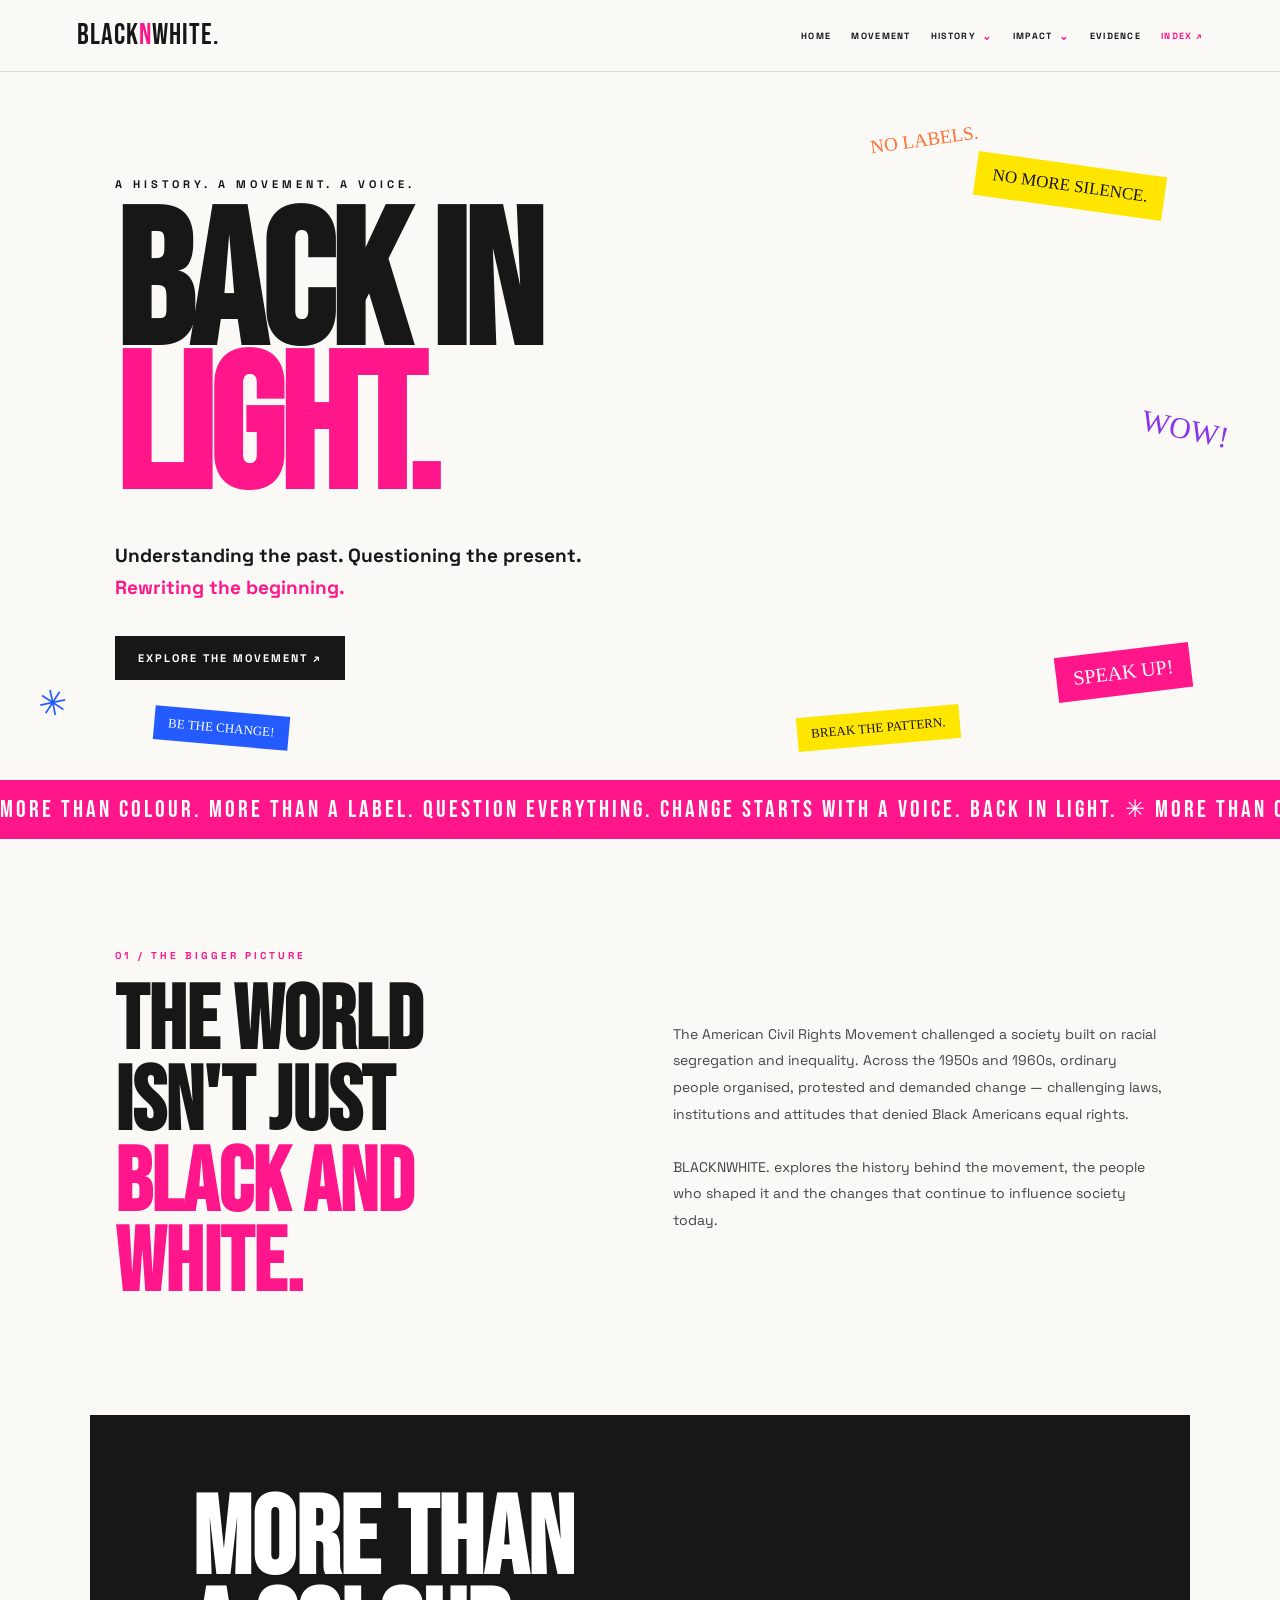
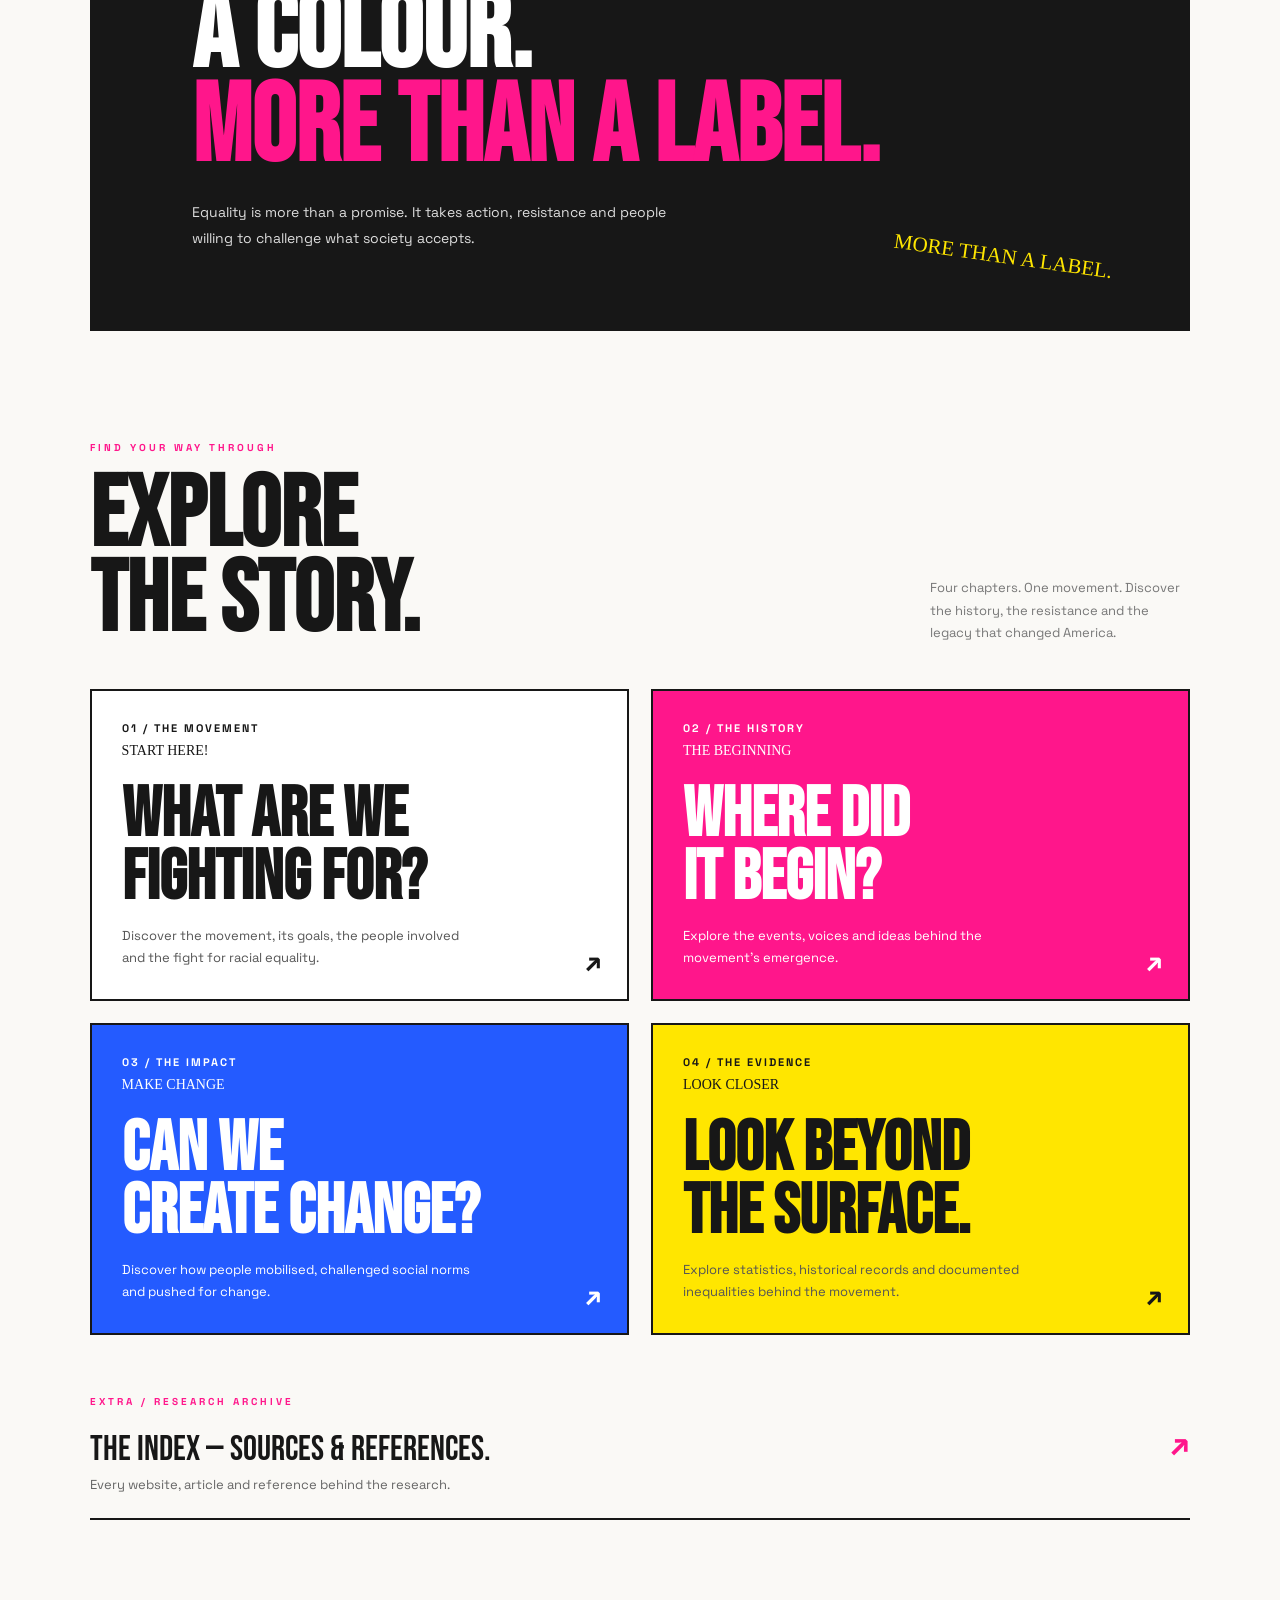
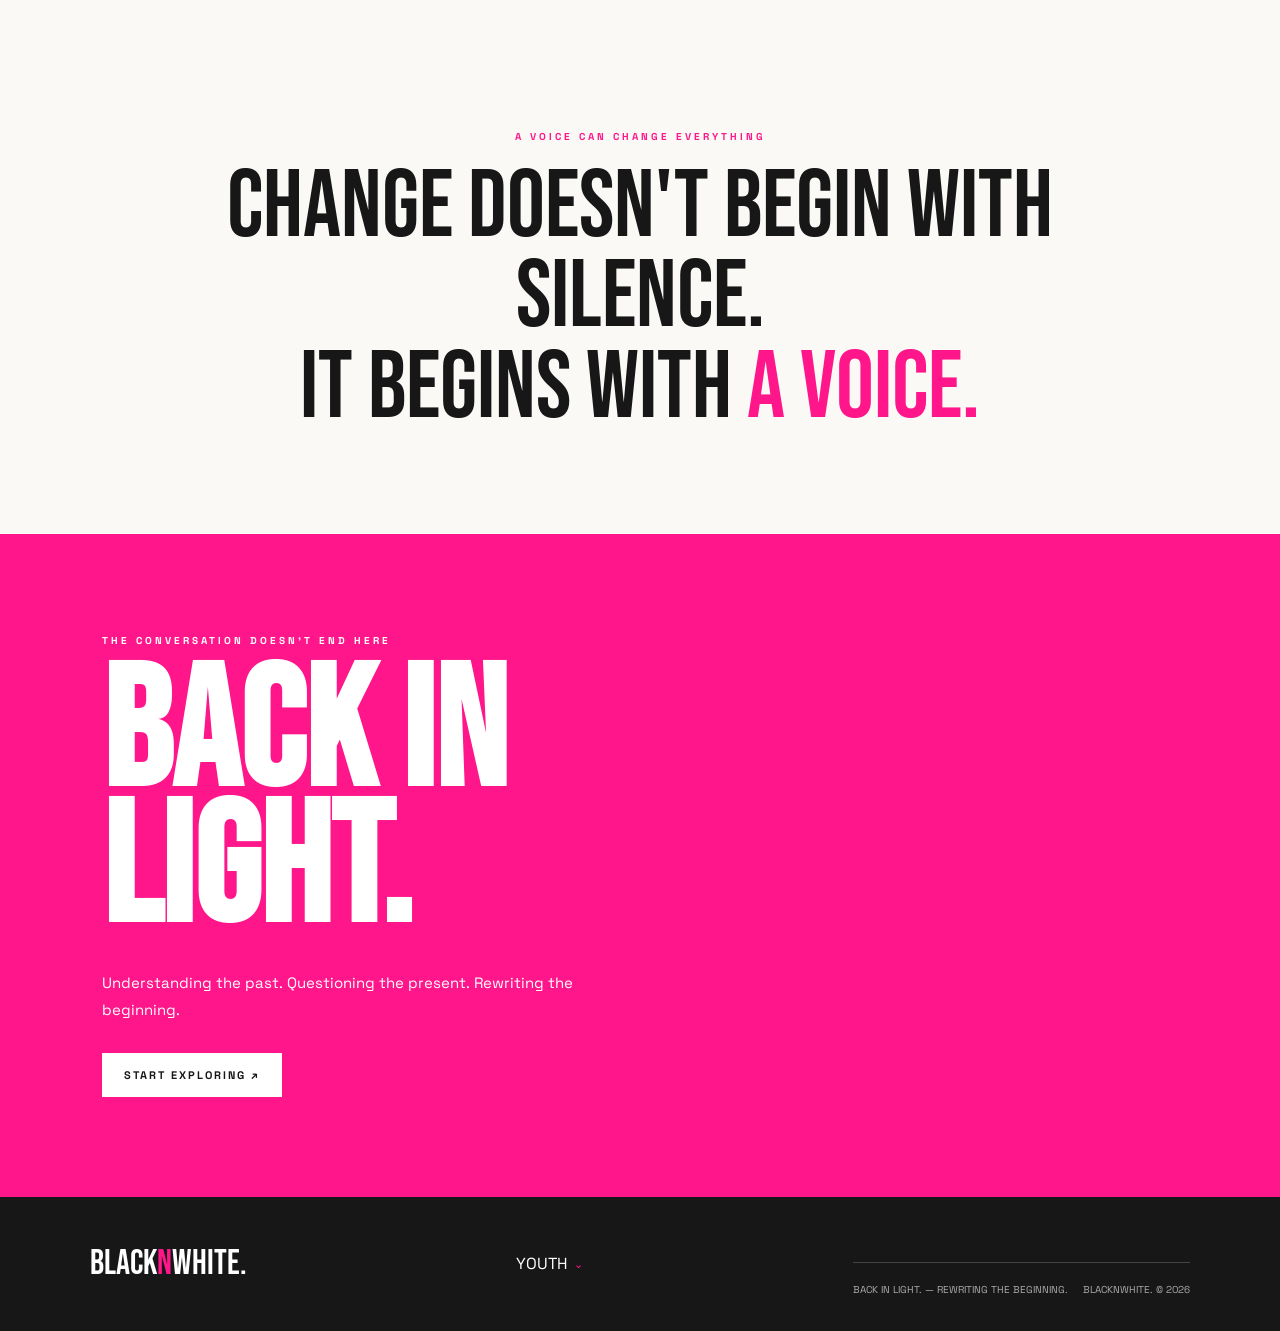
<file: home.html>
<!DOCTYPE html>
<html lang="en">
<head>
  <meta charset="UTF-8">
  <meta name="viewport" content="width=device-width, initial-scale=1.0">

  <title>BLACKNWHITE. — Back in Light</title>

  <link rel="preconnect" href="https://fonts.googleapis.com">
  <link rel="preconnect" href="https://fonts.gstatic.com" crossorigin>

  <link href="https://fonts.googleapis.com/css2?family=Bebas+Neue&family=Permanent+Marker&family=Space+Grotesk:wght@400;500;600;700;800&display=swap" rel="stylesheet">

  <style>
    :root {
      --pink: #ff168b;
      --blue: #245bff;
      --purple: #8b35e8;
      --yellow: #ffe600;
      --orange: #ff7135;
      --black: #171717;
      --paper: #faf9f6;
      --grey: #777;
    }

    * {
      margin: 0;
      padding: 0;
      box-sizing: border-box;
    }

    html {
      scroll-behavior: smooth;
    }

    body {
      background: var(--paper);
      color: var(--black);
      font-family: 'Space Grotesk', sans-serif;
      overflow-x: hidden;
    }

    a {
      color: inherit;
      text-decoration: none;
    }

    /* SMALL CORNER NAVIGATION */

    header {
      padding: 18px 6%;
      display: flex;
      justify-content: space-between;
      align-items: center;
      border-bottom: 1px solid #dedbd5;
      position: sticky;
      top: 0;
      background: rgba(250,249,246,.96);
      backdrop-filter: blur(10px);
      z-index: 100;
    }

    .logo {
      font-family: 'Bebas Neue', sans-serif;
      font-size: 29px;
      letter-spacing: 1px;
      white-space: nowrap;
    }

    .logo span {
      color: var(--pink);
    }

    nav {
      display: flex;
      gap: 20px;
      align-items: center;
      font-size: 9px;
      font-weight: 800;
      letter-spacing: 1.3px;
    }

    nav a {
      transition: color .2s;
    }

    nav a:hover {
      color: var(--pink);
    }

    .nav-index {
      color: var(--pink);
    }

    /* DROPDOWN MENUS */

    .nav-dropdown {
      position: relative;
      display: flex;
      align-items: center;
    }

    .nav-dropdown-trigger {
      display: flex;
      align-items: center;
      gap: 4px;
    }

    .dropdown-arrow {
      border: 0;
      background: transparent;
      color: var(--pink);
      font: inherit;
      font-size: 11px;
      cursor: pointer;
      padding: 2px;
    }

    .dropdown-menu {
      position: absolute;
      top: 100%;
      left: -12px;
      min-width: 205px;
      padding: 16px 0 8px;
      background: var(--paper);
      border: 1px solid #dedbd5;
      box-shadow: 5px 5px 0 var(--pink);
      display: none;
      flex-direction: column;
      z-index: 200;
    }

    .nav-dropdown.is-open .dropdown-menu {
      display: flex;
    }

    .dropdown-menu a {
      display: block;
      padding: 12px 14px;
      font-size: 9px;
      font-weight: 800;
      letter-spacing: 1px;
      white-space: nowrap;
      transition: background .2s, color .2s;
    }

    .dropdown-menu a:hover {
      background: var(--pink);
      color: white;
    }

    /* HERO */

    .hero {
      min-height: 650px;
      padding: 105px 9% 100px;
      position: relative;
      display: flex;
      flex-direction: column;
      justify-content: center;
      overflow: hidden;
    }

    .hero-content {
      position: relative;
      z-index: 3;
      max-width: 850px;
    }

    .eyebrow {
      font-size: 11px;
      font-weight: 800;
      letter-spacing: 4px;
      margin-bottom: 25px;
    }

    .hero h1 {
      font-family: 'Bebas Neue', sans-serif;
      font-size: clamp(100px, 16vw, 190px);
      line-height: .76;
      letter-spacing: -4px;
    }

    .hero h1 .pink {
      color: var(--pink);
    }

    .hero-subtitle {
      font-size: clamp(14px, 2vw, 19px);
      font-weight: 700;
      margin-top: 35px;
      max-width: 480px;
      line-height: 1.7;
    }

    .hero-subtitle span {
      color: var(--pink);
    }

    .hero-button {
      display: inline-block;
      margin-top: 32px;
      background: var(--black);
      color: white;
      padding: 15px 23px;
      font-size: 11px;
      font-weight: 800;
      letter-spacing: 2px;
      transition: .25s;
    }

    .hero-button:hover {
      background: var(--pink);
      transform: translateY(-3px);
    }

    /* DECORATIVE STICKERS */

    .sticker {
      position: absolute;
      font-family: 'Permanent Marker', cursive;
      z-index: 1;
      pointer-events: none;
    }

    .sticker-one {
      right: 9%;
      top: 13%;
      background: var(--yellow);
      padding: 12px 17px;
      transform: rotate(8deg);
      font-size: 17px;
    }

    .sticker-two {
      right: 7%;
      bottom: 12%;
      color: white;
      background: var(--pink);
      padding: 11px 17px;
      transform: rotate(-7deg);
      font-size: 20px;
    }

    .sticker-three {
      left: 3%;
      bottom: 8%;
      color: var(--blue);
      font-size: 35px;
      transform: rotate(-12deg);
    }

    .sticker-four {
      right: 4%;
      top: 48%;
      color: var(--purple);
      font-size: 30px;
      transform: rotate(12deg);
    }

    .sticker-five {
      left: 68%;
      top: 8%;
      color: var(--orange);
      font-size: 19px;
      transform: rotate(-8deg);
    }

    .sticker-six {
      left: 12%;
      bottom: 5%;
      background: var(--blue);
      color: white;
      padding: 9px 14px;
      transform: rotate(5deg);
      font-size: 13px;
    }

    .sticker-seven {
      right: 25%;
      bottom: 5%;
      background: var(--yellow);
      padding: 9px 14px;
      transform: rotate(-5deg);
      font-size: 13px;
    }

    /* TICKER */

    .ticker {
      background: var(--pink);
      color: white;
      overflow: hidden;
      padding: 15px 0;
      white-space: nowrap;
      font-family: 'Bebas Neue', sans-serif;
      font-size: 24px;
      letter-spacing: 3px;
    }

    .ticker-track {
      display: inline-block;
      animation: ticker 26s linear infinite;
    }

    @keyframes ticker {
      from { transform: translateX(0); }
      to { transform: translateX(-50%); }
    }

    /* INTRO */

    .intro {
      padding: 110px 9%;
      display: grid;
      grid-template-columns: 1fr 1fr;
      gap: 65px;
      align-items: center;
    }

    .section-label {
      font-size: 10px;
      font-weight: 800;
      letter-spacing: 3px;
      color: var(--pink);
      margin-bottom: 20px;
    }

    .intro h2 {
      font-family: 'Bebas Neue', sans-serif;
      font-size: clamp(55px, 7vw, 90px);
      line-height: .9;
    }

    .intro h2 span {
      color: var(--pink);
    }

    .intro p {
      font-size: 14px;
      line-height: 1.9;
      color: #444;
    }

    /* ART PANEL */

    .art-panel {
      background: var(--black);
      color: white;
      margin: 0 7%;
      padding: 80px 8%;
      position: relative;
      overflow: hidden;
    }

    .art-panel h2 {
      font-family: 'Bebas Neue', sans-serif;
      font-size: clamp(55px, 9vw, 110px);
      line-height: .85;
      position: relative;
      z-index: 2;
    }

    .art-panel h2 span {
      color: var(--pink);
    }

    .art-panel p {
      margin-top: 25px;
      max-width: 480px;
      line-height: 1.8;
      color: #ddd;
      font-size: 14px;
    }

    .art-sticker {
      position: absolute;
      right: 7%;
      bottom: 12%;
      font-family: 'Permanent Marker', cursive;
      font-size: 21px;
      color: var(--yellow);
      transform: rotate(8deg);
    }

    /* EXPLORE */

    .explore {
      padding: 110px 7%;
    }

    .explore-heading {
      display: flex;
      justify-content: space-between;
      align-items: end;
      margin-bottom: 45px;
      gap: 20px;
    }

    .explore-heading h2 {
      font-family: 'Bebas Neue', sans-serif;
      font-size: clamp(60px, 8vw, 100px);
      line-height: .85;
    }

    .explore-heading p {
      max-width: 260px;
      font-size: 13px;
      line-height: 1.7;
      color: var(--grey);
    }

    .explore-grid {
      display: grid;
      grid-template-columns: repeat(2, 1fr);
      gap: 22px;
    }

    .explore-card {
      min-height: 300px;
      padding: 30px;
      border: 2px solid var(--black);
      position: relative;
      display: flex;
      flex-direction: column;
      justify-content: space-between;
      transition: .25s;
      background: white;
      overflow: hidden;
    }

    .explore-card:hover {
      transform: translateY(-6px) rotate(-.5deg);
      box-shadow: 7px 7px 0 var(--pink);
    }

    .card-number {
      font-size: 11px;
      font-weight: 800;
      letter-spacing: 2px;
    }

    .card-tag {
      font-family: 'Permanent Marker', cursive;
      font-size: 14px;
      margin-top: 8px;
    }

    .explore-card h3 {
      font-family: 'Bebas Neue', sans-serif;
      font-size: clamp(45px, 6vw, 70px);
      line-height: .9;
      margin: 25px 0 15px;
    }

    .explore-card p {
      font-size: 13px;
      line-height: 1.7;
      max-width: 380px;
      color: #555;
      padding-right: 20px;
    }

    .card-arrow {
      position: absolute;
      right: 25px;
      bottom: 20px;
      font-size: 27px;
      font-weight: 800;
    }

    .pink-card {
      background: var(--pink);
      color: white;
    }

    .pink-card p {
      color: white;
    }

    .blue-card {
      background: var(--blue);
      color: white;
    }

    .blue-card p {
      color: white;
    }

    .yellow-card {
      background: var(--yellow);
    }

    /* RESEARCH INDEX */

    .index-link {
      display: flex;
      justify-content: space-between;
      align-items: center;
      gap: 20px;
      margin-top: 35px;
      padding: 25px 0;
      border-bottom: 2px solid var(--black);
      transition: .2s;
    }

    .index-link:hover .index-arrow {
      transform: translateX(8px);
      color: var(--blue);
    }

    .index-heading {
      font-family: 'Bebas Neue', sans-serif;
      font-size: 35px;
    }

    .index-description {
      font-size: 13px;
      color: #666;
      margin-top: 5px;
    }

    .index-arrow {
      font-size: 32px;
      font-weight: 800;
      color: var(--pink);
      transition: .2s;
    }

    /* QUOTE */

    .quote {
      padding: 100px 9%;
      text-align: center;
    }

    .quote p {
      font-family: 'Bebas Neue', sans-serif;
      font-size: clamp(45px, 8vw, 95px);
      line-height: .95;
    }

    .quote span {
      color: var(--pink);
    }

    /* FINAL */

    .final-section {
      background: var(--pink);
      color: white;
      padding: 100px 8%;
      position: relative;
      overflow: hidden;
    }

    .final-section h2 {
      font-family: 'Bebas Neue', sans-serif;
      font-size: clamp(80px, 14vw, 170px);
      line-height: .8;
    }

    .final-section p {
      margin-top: 30px;
      font-size: 15px;
      line-height: 1.8;
      max-width: 500px;
    }

    .final-link {
      display: inline-block;
      margin-top: 30px;
      background: white;
      color: var(--black);
      padding: 15px 22px;
      font-size: 11px;
      font-weight: 800;
      letter-spacing: 2px;
      transition: .2s;
    }

    .final-link:hover {
      background: var(--black);
      color: white;
    }

    /* FOOTER */

    footer {
      background: var(--black);
      color: white;
      padding: 35px 7%;
    }

    .footer-top {
      display: flex;
      justify-content: space-between;
      align-items: center;
      flex-wrap: wrap;
      gap: 25px;
    }

    .footer-logo {
      font-family: 'Bebas Neue', sans-serif;
      font-size: 35px;
    }

    .footer-logo span {
      color: var(--pink);
    }

    .footer-nav {
      display: flex;
      flex-wrap: wrap;
      gap: 18px;
      font-size: 9px;
      font-weight: 800;
      letter-spacing: 1px;
    }

    .footer-nav a:hover {
      color: var(--pink);
    }

    .footer-bottom {
      border-top: 1px solid #444;
      margin-top: 30px;
      padding-top: 20px;
      display: flex;
      justify-content: space-between;
      gap: 15px;
      flex-wrap: wrap;
      font-size: 10px;
      color: #aaa;
    }

    /* MOBILE */

    @media (max-width: 750px) {
      header {
        padding: 15px 5%;
      }

      .logo {
        font-size: 25px;
      }

      nav {
        gap: 10px;
        font-size: 8px;
      }

      .hero {
        min-height: 580px;
        padding: 90px 7%;
      }

      .hero h1 {
        letter-spacing: -2px;
      }

      .sticker-one {
        right: 5%;
        top: 5%;
        font-size: 12px;
      }

      .sticker-two {
        right: 5%;
        bottom: 5%;
        font-size: 15px;
      }

      .sticker-three {
        font-size: 23px;
        bottom: 3%;
      }

      .sticker-four,
      .sticker-five,
      .sticker-seven {
        display: none;
      }

      .sticker-six {
        left: auto;
        right: 7%;
        bottom: 18%;
        font-size: 11px;
      }

      .intro {
        grid-template-columns: 1fr;
        gap: 30px;
        padding: 75px 8%;
      }

      .art-panel {
        margin: 0 4%;
        padding: 60px 8%;
      }

      .art-sticker {
        display: none;
      }

      .explore {
        padding: 75px 5%;
      }

      .explore-heading {
        flex-direction: column;
        align-items: flex-start;
      }

      .explore-grid {
        grid-template-columns: 1fr;
      }

      .explore-card {
        min-height: 270px;
      }

      .quote {
        padding: 75px 7%;
      }

      .footer-top {
        flex-direction: column;
        align-items: flex-start;
      }

      .footer-nav {
        gap: 12px;
      }

      .dropdown-menu {
        left: -8px;
        min-width: 190px;
      }
    }

    @media (max-width: 480px) {
      header {
        flex-direction: column;
        gap: 10px;
      }

      nav {
        justify-content: center;
        flex-wrap: wrap;
      }

      .hero {
        min-height: 520px;
      }

      .hero h1 {
        font-size: clamp(85px, 19vw, 115px);
      }

      .sticker-one {
        top: 4%;
      }

      .sticker-six {
        display: none;
      }
    }
  </style>
</head>

<body>

  <!-- HEADER -->

  <header>
    <a href="index.html" class="logo">BLACK<span>N</span>WHITE.</a>

    <nav>
      <a href="home.html">HOME</a>
      <a href="movement.html">MOVEMENT</a>

      <div class="nav-dropdown">
        <div class="nav-dropdown-trigger">
          <a href="history.html">HISTORY</a>
          <button class="dropdown-arrow" type="button" aria-label="Open History menu" aria-expanded="false">⌄</button>
        </div>

        <div class="dropdown-menu">
          <a href="history.html#emergence">HISTORY & EMERGENCE</a>
          <a href="history.html#deviance">DEVIANCE</a>
          <a href="history.html#movement-cycle">MOVEMENT CYCLE</a>
        </div>
      </div>

      <div class="nav-dropdown">
        <div class="nav-dropdown-trigger">
          <a href="impact.html">IMPACT</a>
          <button class="dropdown-arrow" type="button" aria-label="Open Impact menu" aria-expanded="false">⌄</button>
        </div>

        <div class="dropdown-menu">
          <a href="impact.html#methods">METHODS & MOBILISATION</a>
          <a href="impact.html#social-change">SOCIAL CHANGE</a>
          <a href="impact.html#limitations">ONGOING CHALLENGES</a>
        </div>
      </div>

      <a href="evidence.html">EVIDENCE</a>
      <a href="index.html" class="nav-index">INDEX ↗</a>
    </nav>
  </header>

  <!-- HERO -->

  <section class="hero">
    <div class="hero-content">
      <div class="eyebrow">A HISTORY. A MOVEMENT. A VOICE.</div>

      <h1>
        BACK IN<br>
        <span class="pink">LIGHT.</span>
      </h1>

      <p class="hero-subtitle">
        Understanding the past. Questioning the present.
        <span>Rewriting the beginning.</span>
      </p>

      <a href="movement.html" class="hero-button">
        EXPLORE THE MOVEMENT ↗
      </a>
    </div>

    <div class="sticker sticker-one">NO MORE SILENCE.</div>
    <div class="sticker sticker-two">SPEAK UP!</div>
    <div class="sticker sticker-three">✳</div>
    <div class="sticker sticker-four">WOW!</div>
    <div class="sticker sticker-five">NO LABELS.</div>
    <div class="sticker sticker-six">BE THE CHANGE!</div>
    <div class="sticker sticker-seven">BREAK THE PATTERN.</div>
  </section>

  <!-- TICKER -->

  <div class="ticker">
    <div class="ticker-track">
      MORE THAN COLOUR. MORE THAN A LABEL. QUESTION EVERYTHING.
      CHANGE STARTS WITH A VOICE. BACK IN LIGHT. ✳
      MORE THAN COLOUR. MORE THAN A LABEL. QUESTION EVERYTHING.
      CHANGE STARTS WITH A VOICE. BACK IN LIGHT. ✳
    </div>
  </div>

  <!-- INTRO -->

  <section class="intro">
    <div>
      <div class="section-label">01 / THE BIGGER PICTURE</div>

      <h2>
        THE WORLD<br>
        ISN'T JUST<br>
        <span>BLACK AND WHITE.</span>
      </h2>
    </div>

    <div>
      <p>
        The American Civil Rights Movement challenged a society built
        on racial segregation and inequality. Across the 1950s and
        1960s, ordinary people organised, protested and demanded
        change — challenging laws, institutions and attitudes that
        denied Black Americans equal rights.
        <br><br>
        BLACKNWHITE. explores the history behind the movement,
        the people who shaped it and the changes that continue
        to influence society today.
      </p>
    </div>
  </section>

  <!-- ART PANEL -->

  <section class="art-panel">
    <div class="art-sticker">MORE THAN A LABEL.</div>

    <h2>
      MORE THAN<br>
      A COLOUR.<br>
      <span>MORE THAN A LABEL.</span>
    </h2>

    <p>
      Equality is more than a promise. It takes action, resistance
      and people willing to challenge what society accepts.
    </p>
  </section>

  <!-- EXPLORE -->

  <section class="explore" id="explore">

    <div class="explore-heading">
      <div>
        <div class="section-label">FIND YOUR WAY THROUGH</div>
        <h2>EXPLORE<br>THE STORY.</h2>
      </div>

      <p>
        Four chapters. One movement.
        Discover the history, the resistance and the legacy
        that changed America.
      </p>
    </div>

    <div class="explore-grid">

      <a href="movement.html" class="explore-card">
        <div>
          <div class="card-number">01 / THE MOVEMENT</div>
          <div class="card-tag">START HERE!</div>
        </div>

        <div>
          <h3>WHAT ARE WE<br>FIGHTING FOR?</h3>
          <p>
            Discover the movement, its goals, the people involved
            and the fight for racial equality.
          </p>
        </div>

        <div class="card-arrow">↗</div>
      </a>

      <a href="history.html" class="explore-card pink-card">
        <div>
          <div class="card-number">02 / THE HISTORY</div>
          <div class="card-tag">THE BEGINNING</div>
        </div>

        <div>
          <h3>WHERE DID<br>IT BEGIN?</h3>
          <p>
            Explore the events, voices and ideas behind the
            movement's emergence.
          </p>
        </div>

        <div class="card-arrow">↗</div>
      </a>

      <a href="impact.html" class="explore-card blue-card">
        <div>
          <div class="card-number">03 / THE IMPACT</div>
          <div class="card-tag">MAKE CHANGE</div>
        </div>

        <div>
          <h3>CAN WE<br>CREATE CHANGE?</h3>
          <p>
            Discover how people mobilised, challenged social norms
            and pushed for change.
          </p>
        </div>

        <div class="card-arrow">↗</div>
      </a>

      <a href="evidence.html" class="explore-card yellow-card">
        <div>
          <div class="card-number">04 / THE EVIDENCE</div>
          <div class="card-tag">LOOK CLOSER</div>
        </div>

        <div>
          <h3>LOOK BEYOND<br>THE SURFACE.</h3>
          <p>
            Explore statistics, historical records and documented
            inequalities behind the movement.
          </p>
        </div>

        <div class="card-arrow">↗</div>
      </a>

    </div>

    <!-- INDEX -->

    <a href="index.html" class="index-link">
      <div>
        <div class="section-label">EXTRA / RESEARCH ARCHIVE</div>

        <div class="index-heading">
          THE INDEX — SOURCES & REFERENCES.
        </div>

        <p class="index-description">
          Every website, article and reference behind the research.
        </p>
      </div>

      <div class="index-arrow">↗</div>
    </a>

  </section>

  <!-- QUOTE -->

  <section class="quote">
    <div class="section-label">A VOICE CAN CHANGE EVERYTHING</div>

    <p>
      CHANGE DOESN'T BEGIN WITH SILENCE.<br>
      IT BEGINS WITH <span>A VOICE.</span>
    </p>
  </section>

  <!-- FINAL SECTION -->

  <section class="final-section">
    <div class="section-label" style="color:white;">
      THE CONVERSATION DOESN'T END HERE
    </div>

    <h2>BACK IN<br>LIGHT.</h2>

    <p>
      Understanding the past. Questioning the present.
      Rewriting the beginning.
    </p>

    <a href="movement.html" class="final-link">
      START EXPLORING ↗
    </a>
  </section>

  <!-- FOOTER -->

  <footer>
    <div class="footer-top">
      <div class="footer-logo">
        BLACK<span>N</span>WHITE.
      </div>

   <div class="nav-dropdown">
  <div class="nav-dropdown-trigger">
    <a href="youth.html">YOUTH</a>
    <button class="dropdown-arrow" type="button"
      aria-label="Open Youth menu" aria-expanded="false">⌄</button>
  </div>

  <div class="dropdown-menu">
    <a href="youth.html#young-people">YOUNG PEOPLE IN ACTION</a>
    <a href="youth.html#impact">IMPACT & EFFECTIVENESS</a>
    <a href="youth.html#today">YOUNG PEOPLE TODAY</a>
    <a href="youth.html#take-action">WHAT CAN YOU DO?</a>
  </div>
</div>

    <div class="footer-bottom">
      <span>BACK IN LIGHT. — REWRITING THE BEGINNING.</span>
      <span>BLACKNWHITE. © 2026</span>
    </div>
  </footer>

  <!-- DROPDOWN INTERACTION -->

  <script>
    const dropdowns = document.querySelectorAll('.nav-dropdown');
    let scrollClosed = false;

    function closeDropdowns() {
      dropdowns.forEach(dropdown => {
        dropdown.classList.remove('is-open');

        const button = dropdown.querySelector('.dropdown-arrow');
        button.setAttribute('aria-expanded', 'false');
      });
    }

    dropdowns.forEach(dropdown => {
      const button = dropdown.querySelector('.dropdown-arrow');

      dropdown.addEventListener('mouseenter', () => {
        if (window.matchMedia('(hover: hover)').matches && !scrollClosed) {
          closeDropdowns();
          dropdown.classList.add('is-open');
          button.setAttribute('aria-expanded', 'true');
        }
      });

      dropdown.addEventListener('mouseleave', () => {
        dropdown.classList.remove('is-open');
        button.setAttribute('aria-expanded', 'false');
        scrollClosed = false;
      });

      button.addEventListener('click', event => {
        event.stopPropagation();

        const willOpen = !dropdown.classList.contains('is-open');
        closeDropdowns();

        if (willOpen) {
          dropdown.classList.add('is-open');
          button.setAttribute('aria-expanded', 'true');
        }
      });

      dropdown.querySelectorAll('.dropdown-menu a').forEach(link => {
        link.addEventListener('click', closeDropdowns);
      });
    });

    document.addEventListener('click', event => {
      if (!event.target.closest('.nav-dropdown')) {
        closeDropdowns();
      }
    });

    window.addEventListener('scroll', () => {
      closeDropdowns();
      scrollClosed = true;
    }, { passive: true });
  </script>

</body>
</html>
</file>
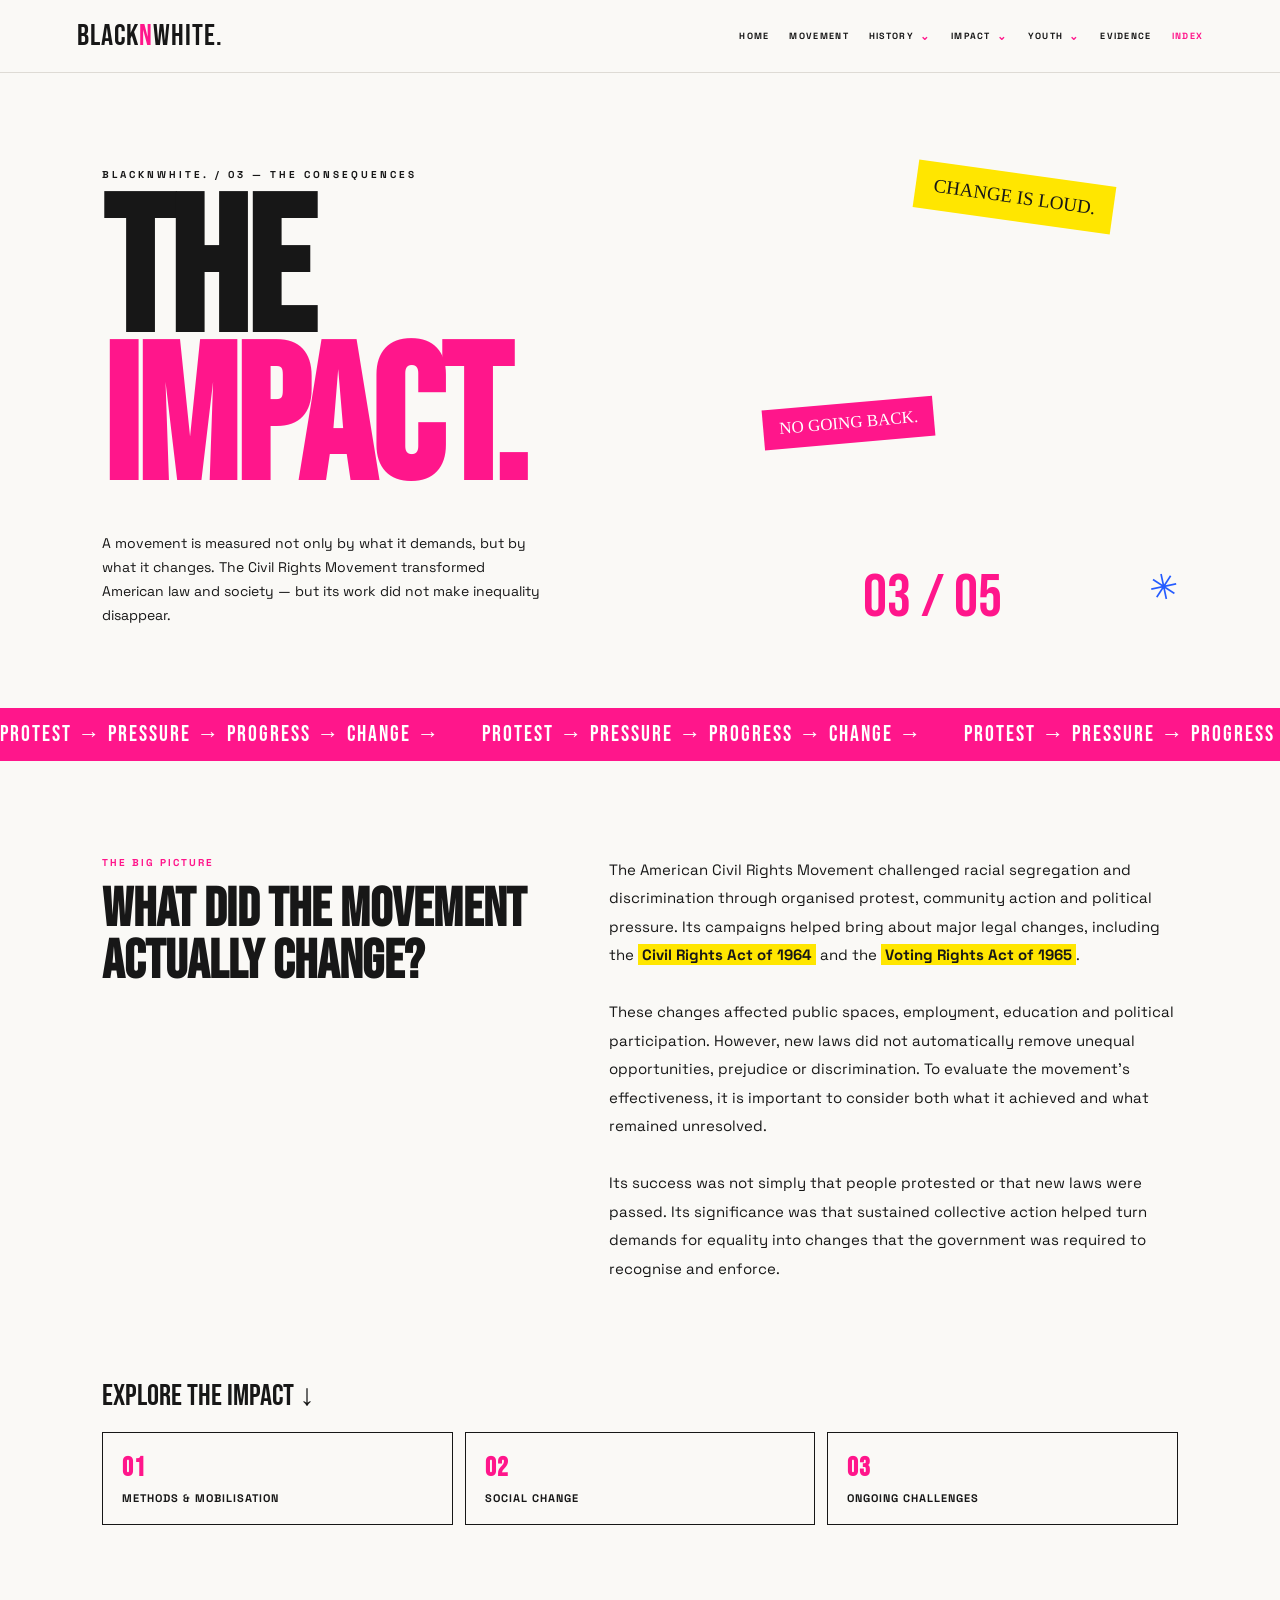
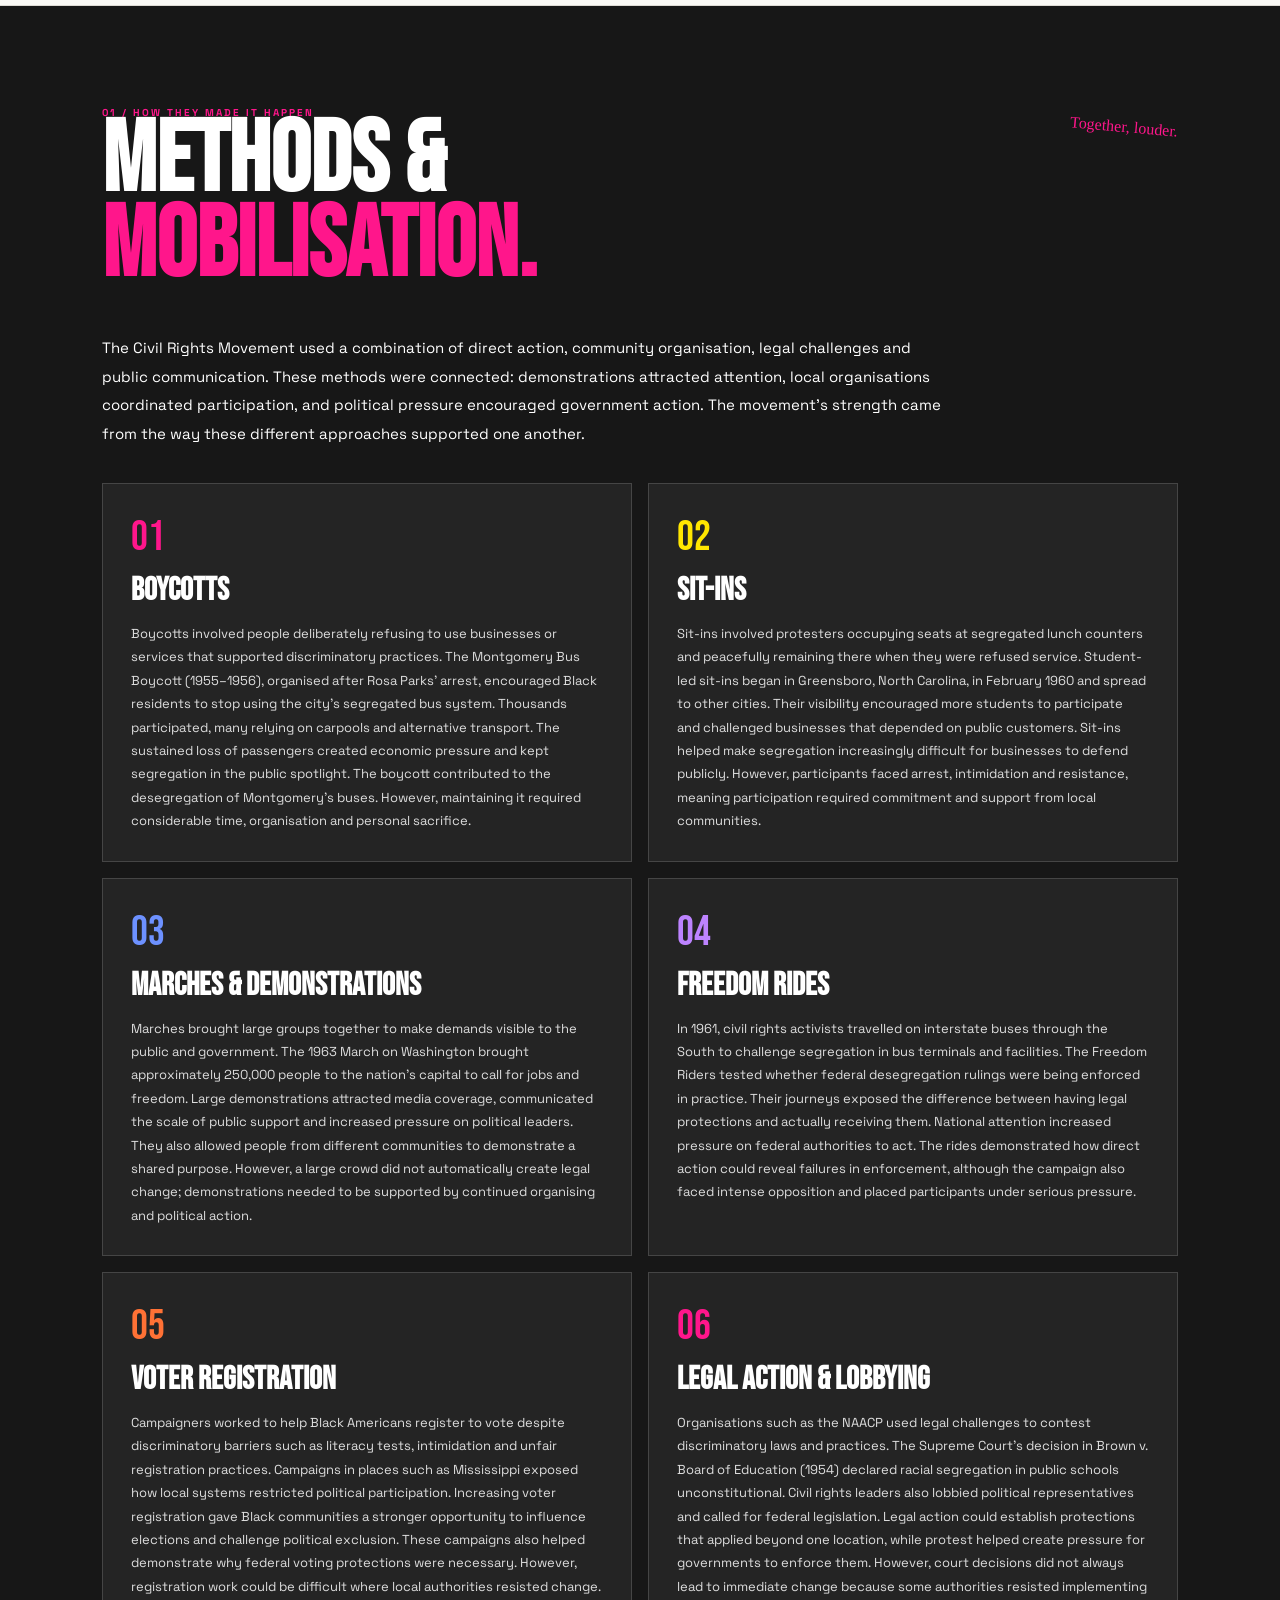
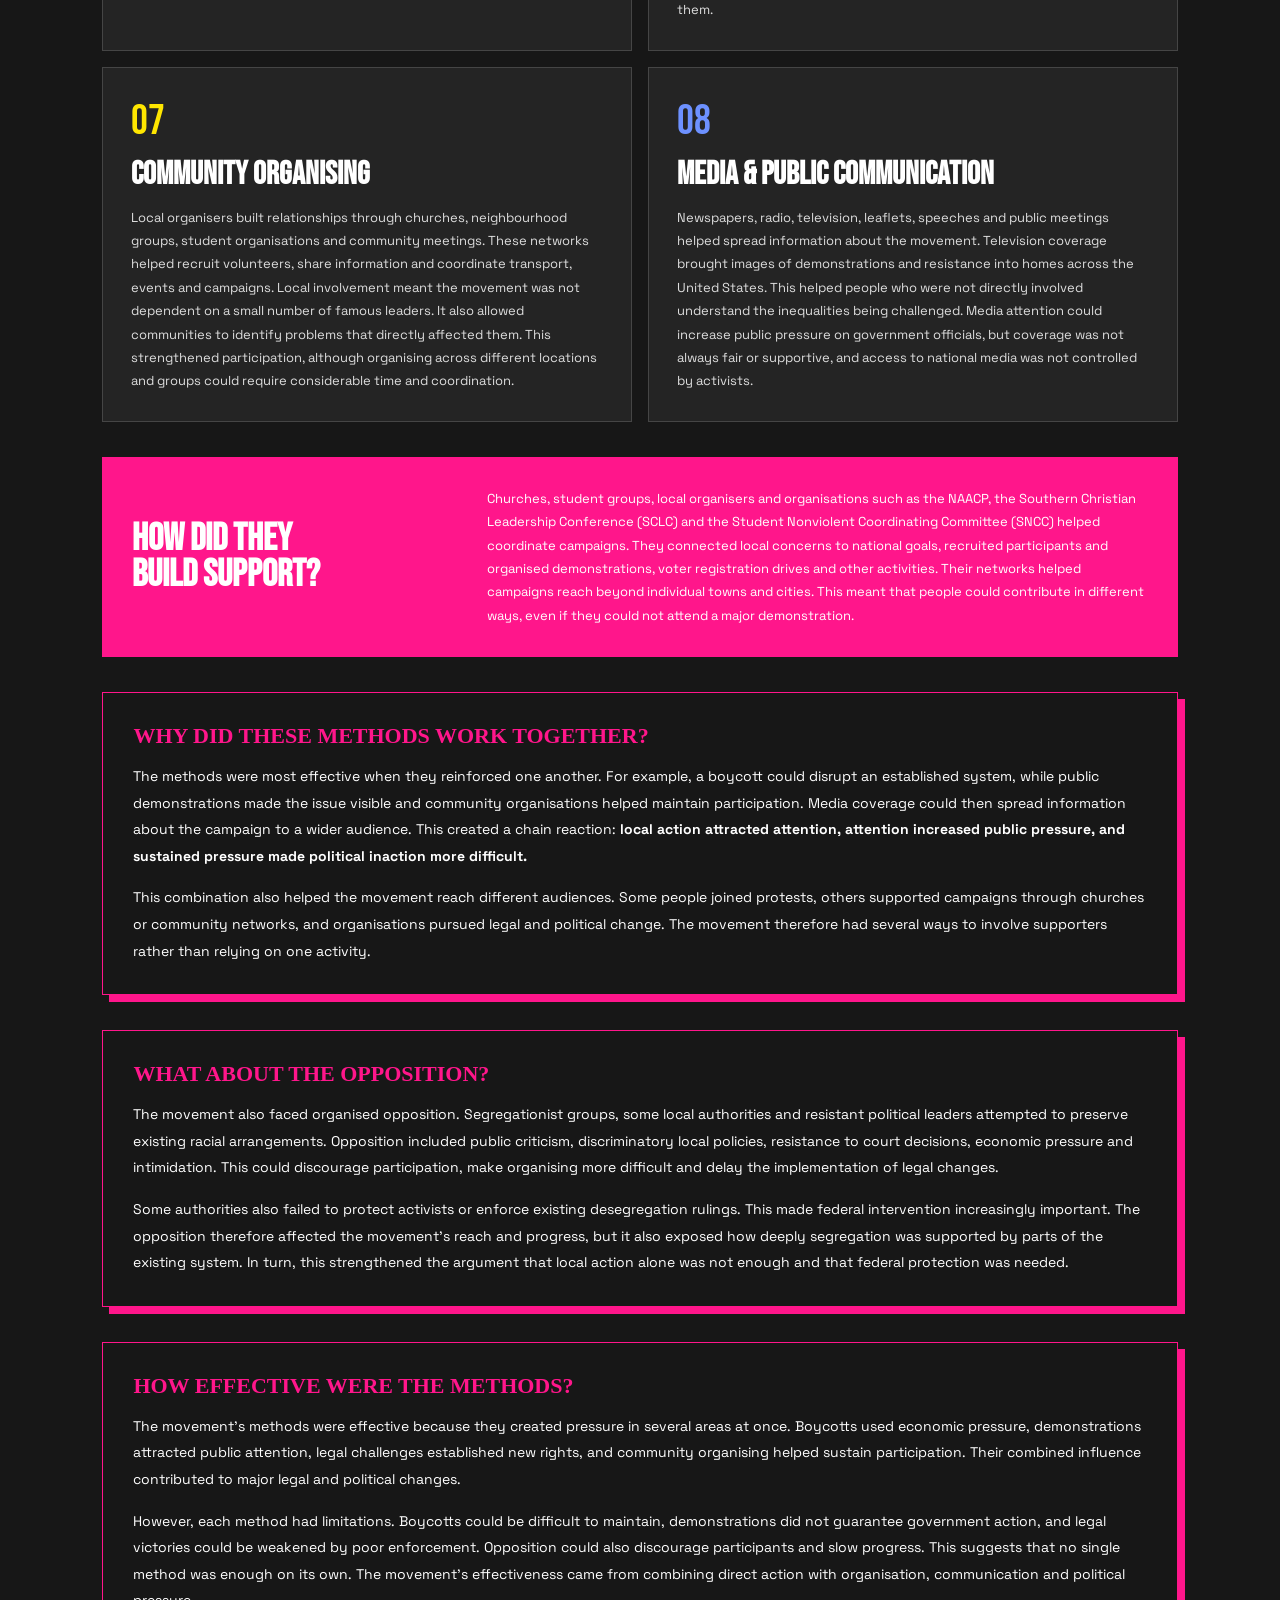
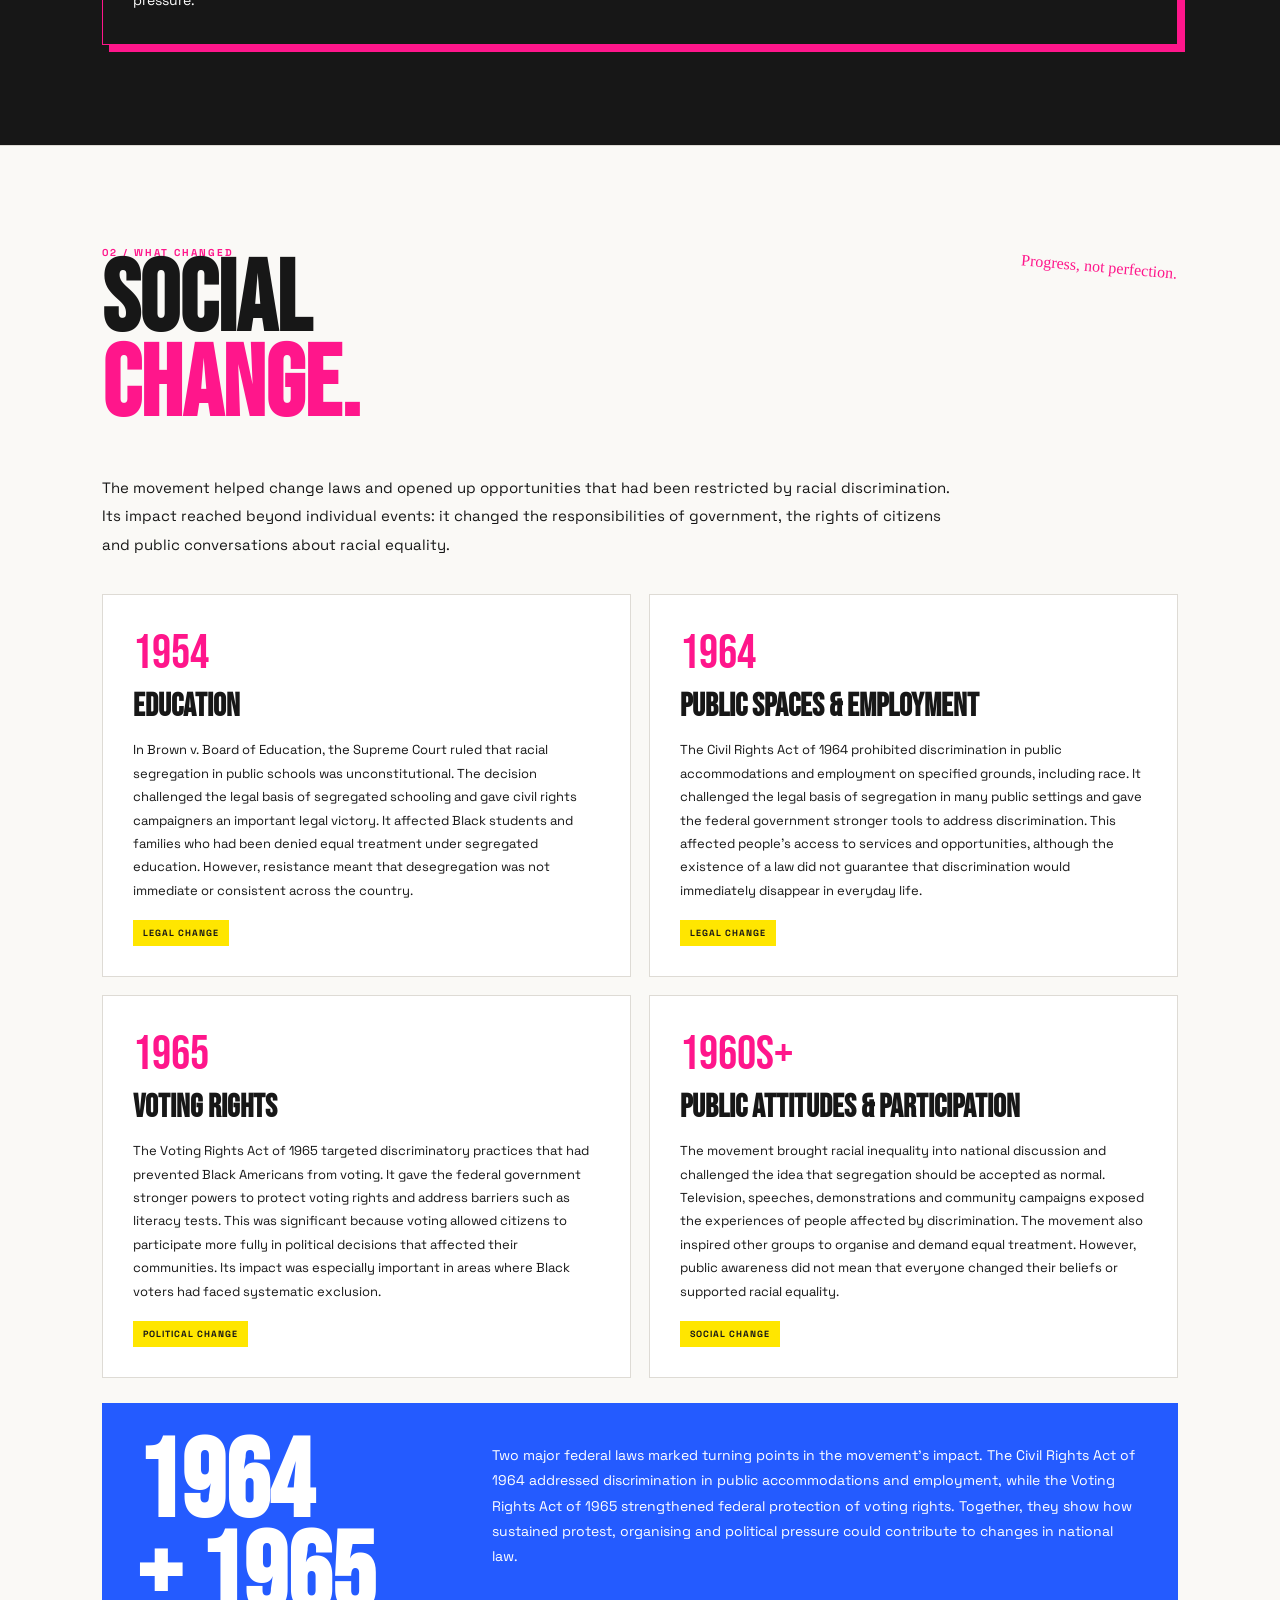
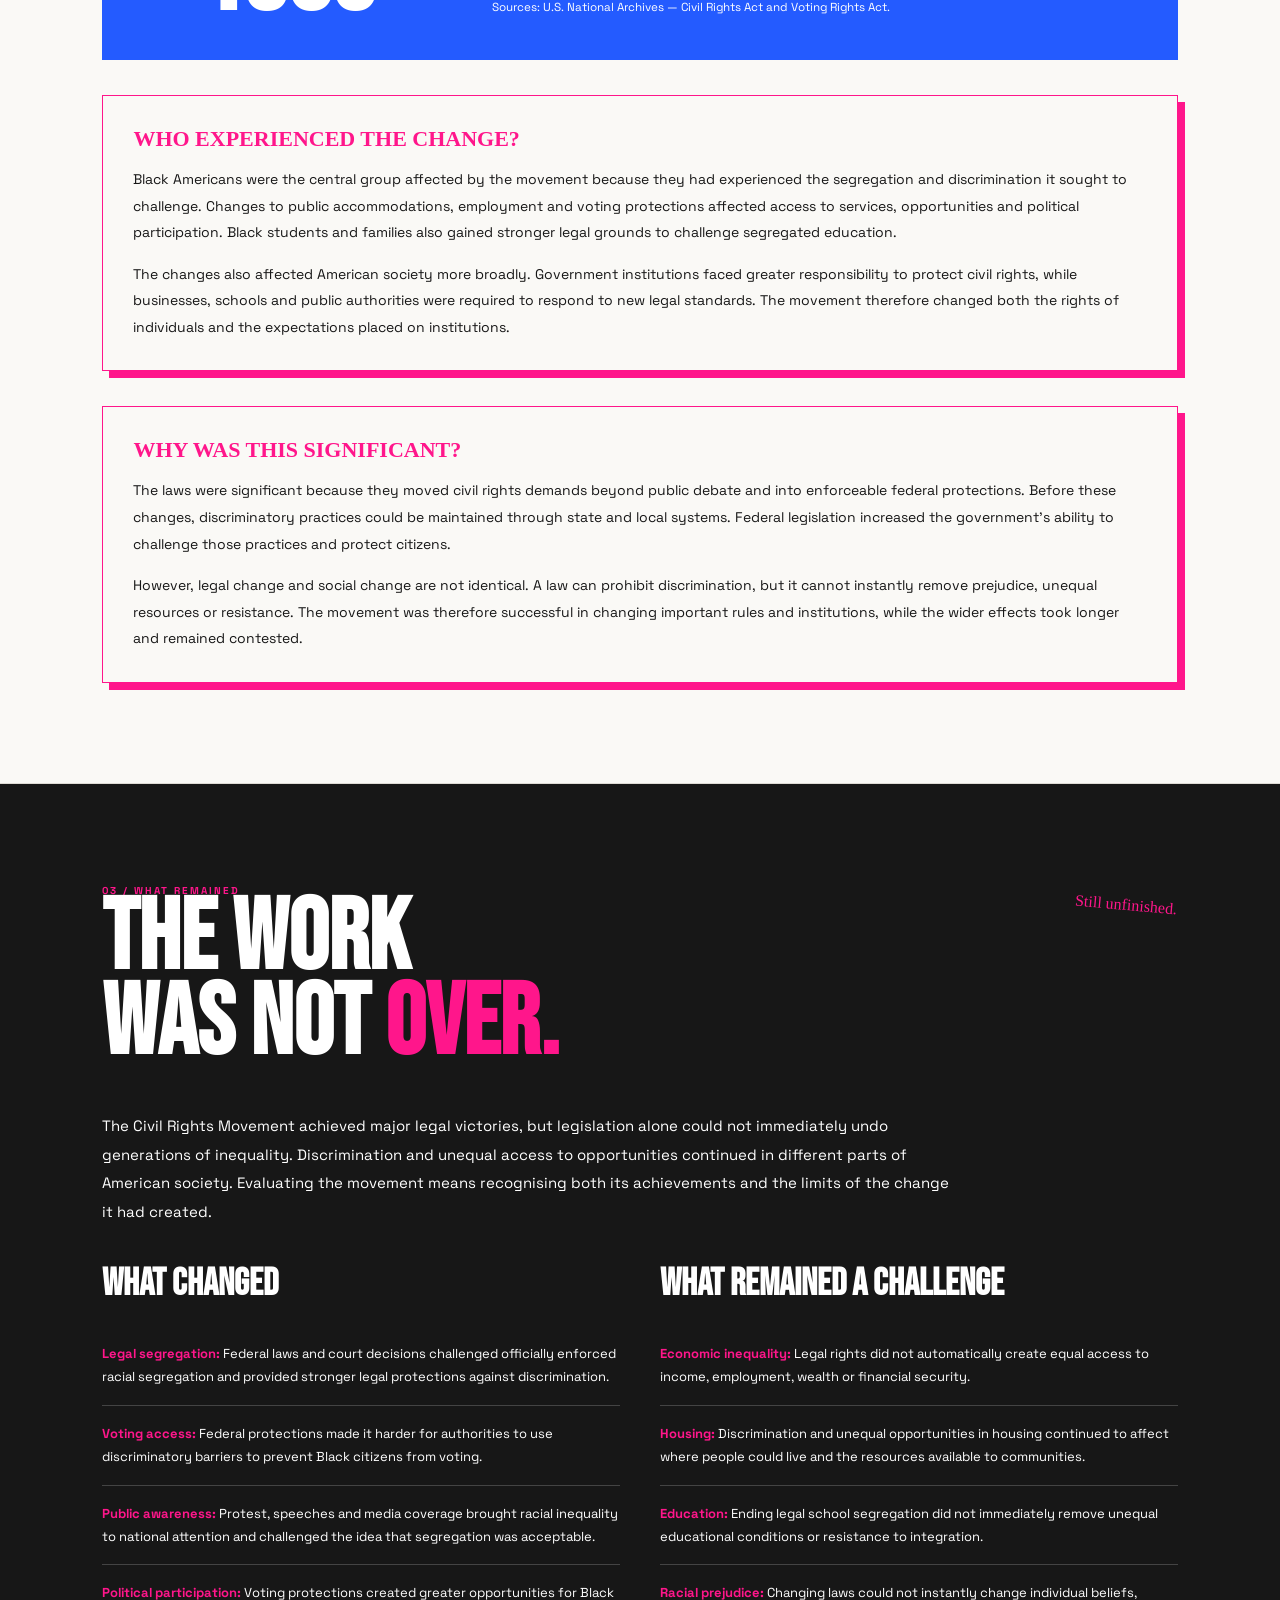
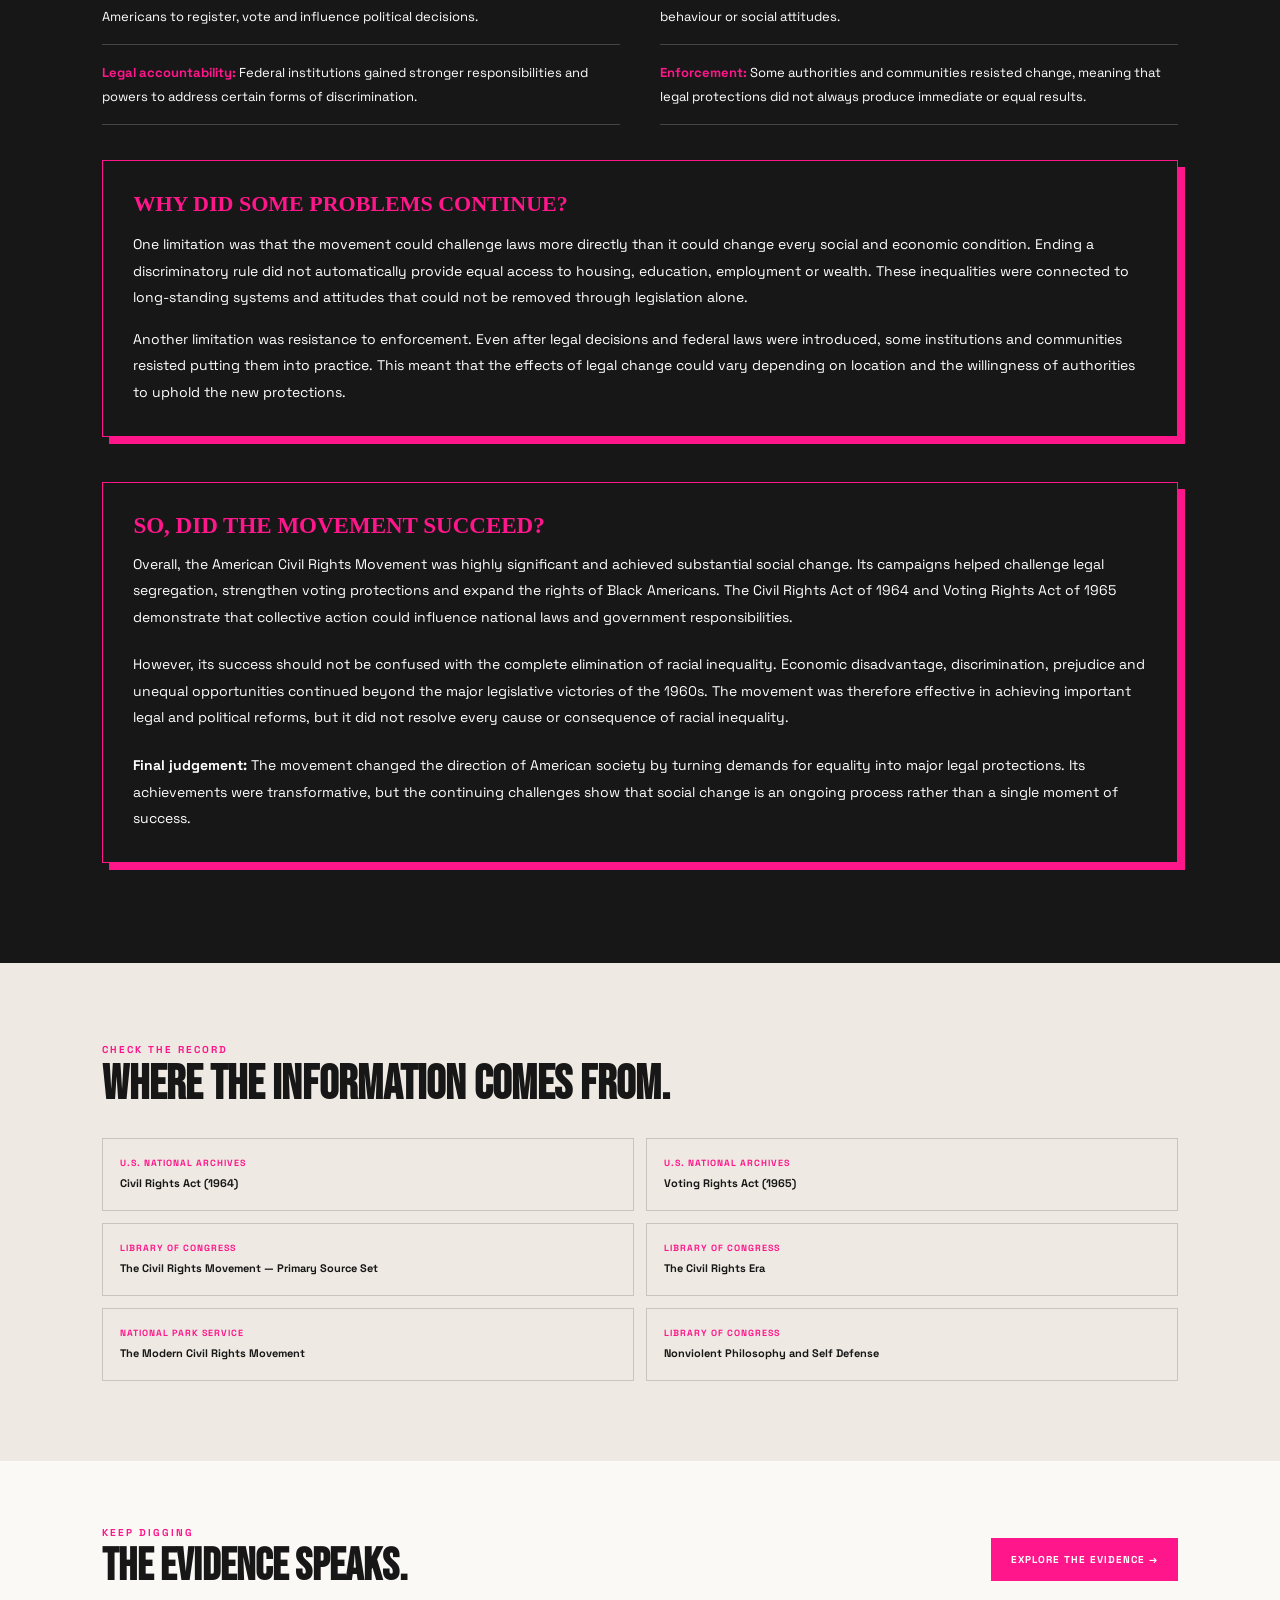
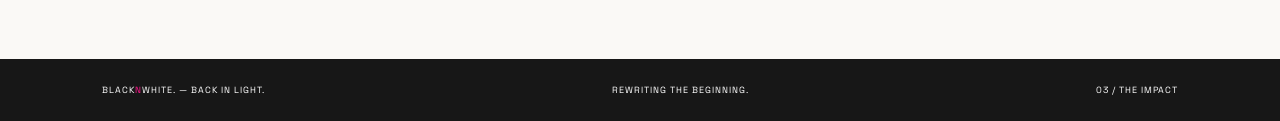
<file: impact.html>
<!DOCTYPE html>
<html lang="en">
<head>
<meta charset="UTF-8">
<meta name="viewport" content="width=device-width, initial-scale=1.0">
<title>THE IMPACT — BLACKNWHITE.</title>

<link rel="preconnect" href="https://fonts.googleapis.com">
<link rel="preconnect" href="https://fonts.gstatic.com" crossorigin>
<link href="https://fonts.googleapis.com/css2?family=Bebas+Neue&family=Permanent+Marker&family=Space+Grotesk:wght@400;500;600;700;800&display=swap" rel="stylesheet">

<style>
:root {
  --pink:#ff168b;
  --blue:#245bff;
  --purple:#8b35e8;
  --yellow:#ffe600;
  --orange:#ff7135;
  --black:#171717;
  --paper:#faf9f6;
  --grey:#777;
}

* {
  margin:0;
  padding:0;
  box-sizing:border-box;
}

html {
  scroll-behavior:smooth;
  scroll-padding-top:90px;
}

body {
  background:var(--paper);
  color:var(--black);
  font-family:'Space Grotesk',sans-serif;
  overflow-x:hidden;
}

a {
  color:inherit;
  text-decoration:none;
}

/* NAVIGATION */

header {
  padding:18px 6%;
  display:flex;
  justify-content:space-between;
  align-items:center;
  border-bottom:1px solid #dedbd5;
  position:sticky;
  top:0;
  background:rgba(250,249,246,.96);
  backdrop-filter:blur(10px);
  z-index:100;
}

.logo {
  font-family:'Bebas Neue',sans-serif;
  font-size:30px;
  letter-spacing:1px;
  white-space:nowrap;
}

.logo span {
  color:var(--pink);
}

nav {
  display:flex;
  gap:20px;
  align-items:center;
  font-size:9px;
  font-weight:800;
  letter-spacing:1.3px;
}

nav a {
  transition:color .2s;
}

nav a:hover {
  color:var(--pink);
}

.nav-index {
  color:var(--pink);
}

.nav-dropdown {
  position:relative;
  display:flex;
  align-items:center;
}

.nav-dropdown-trigger {
  display:flex;
  align-items:center;
  gap:4px;
}

.dropdown-arrow {
  border:0;
  background:transparent;
  color:var(--pink);
  font:inherit;
  font-size:11px;
  cursor:pointer;
  padding:2px;
}

.dropdown-menu {
  position:absolute;
  top:100%;
  left:-12px;
  min-width:205px;
  padding:16px 0 8px;
  background:var(--paper);
  border:1px solid #dedbd5;
  box-shadow:5px 5px 0 var(--pink);
  display:none;
  flex-direction:column;
  z-index:200;
}

.nav-dropdown.is-open .dropdown-menu {
  display:flex;
}

.dropdown-menu a {
  display:block;
  padding:12px 14px;
  font-size:9px;
  font-weight:800;
  letter-spacing:1px;
  white-space:nowrap;
  transition:background .2s,color .2s;
}

.dropdown-menu a:hover {
  background:var(--pink);
  color:white;
}

/* HERO */

.hero {
  min-height:570px;
  padding:95px 8% 80px;
  position:relative;
  display:flex;
  flex-direction:column;
  justify-content:center;
  overflow:hidden;
}

.eyebrow {
  font-size:10px;
  font-weight:800;
  letter-spacing:3px;
  text-transform:uppercase;
  margin-bottom:20px;
}

.hero h1 {
  font-family:'Bebas Neue',sans-serif;
  font-size:clamp(85px,15vw,190px);
  line-height:.78;
  letter-spacing:-3px;
  max-width:950px;
}

.hero h1 span {
  color:var(--pink);
}

.hero-bottom {
  display:flex;
  justify-content:space-between;
  align-items:flex-end;
  gap:30px;
  margin-top:35px;
  max-width:900px;
}

.hero-bottom p {
  max-width:440px;
  font-size:14px;
  line-height:1.7;
}

.hero-number {
  font-family:'Bebas Neue',sans-serif;
  font-size:60px;
  color:var(--pink);
  line-height:1;
}

.sticker {
  position:absolute;
  font-family:'Permanent Marker',cursive;
  transform:rotate(-8deg);
  z-index:2;
}

.sticker-one {
  top:100px;
  right:13%;
  background:var(--yellow);
  padding:13px 18px;
  font-size:19px;
  transform:rotate(8deg);
}

.sticker-two {
  right:8%;
  bottom:100px;
  color:var(--blue);
  font-size:35px;
  transform:rotate(-12deg);
}

.sticker-three {
  top:330px;
  right:27%;
  background:var(--pink);
  color:white;
  padding:10px 16px;
  font-size:17px;
  transform:rotate(-5deg);
}

/* TICKER */

.ticker {
  background:var(--pink);
  color:white;
  padding:13px 0;
  overflow:hidden;
  white-space:nowrap;
  font-family:'Bebas Neue',sans-serif;
  font-size:22px;
  letter-spacing:2px;
}

.ticker span {
  padding-right:35px;
}

/* INTRO */

.intro {
  padding:95px 8%;
  display:grid;
  grid-template-columns:1fr 1.3fr;
  gap:70px;
  align-items:start;
}

.section-label {
  font-size:10px;
  font-weight:800;
  letter-spacing:2px;
  color:var(--pink);
  text-transform:uppercase;
}

.intro h2 {
  font-family:'Bebas Neue',sans-serif;
  font-size:55px;
  line-height:.95;
  margin-top:15px;
}

.intro-copy {
  font-size:15px;
  line-height:1.9;
  max-width:650px;
}

.intro-copy strong {
  background:var(--yellow);
  padding:1px 4px;
}

/* QUICK LINKS */

.jump-area {
  padding:0 8% 80px;
}

.jump-heading {
  font-family:'Bebas Neue',sans-serif;
  font-size:30px;
  margin-bottom:18px;
}

.jump-links {
  display:grid;
  grid-template-columns:repeat(3,1fr);
  gap:12px;
}

.jump-links a {
  border:1px solid var(--black);
  padding:19px;
  font-size:11px;
  font-weight:800;
  letter-spacing:1px;
  transition:background .2s,color .2s,transform .2s;
}

.jump-links a:hover {
  background:var(--black);
  color:white;
  transform:translateY(-4px);
}

.jump-links span {
  display:block;
  color:var(--pink);
  font-family:'Bebas Neue',sans-serif;
  font-size:27px;
  margin-bottom:7px;
}

/* CONTENT SECTIONS */

.content-section {
  padding:100px 8%;
  border-top:1px solid #dedbd5;
  scroll-margin-top:85px;
}

.content-section.dark {
  background:var(--black);
  color:white;
}

.section-top {
  display:flex;
  justify-content:space-between;
  align-items:flex-start;
  gap:30px;
  margin-bottom:45px;
}

.section-top h2 {
  font-family:'Bebas Neue',sans-serif;
  font-size:clamp(55px,8vw,100px);
  line-height:.85;
  max-width:750px;
}

.section-top h2 span {
  color:var(--pink);
}

.section-tag {
  font-family:'Permanent Marker',cursive;
  font-size:16px;
  color:var(--pink);
  transform:rotate(5deg);
  white-space:nowrap;
  margin-top:12px;
}

.section-intro {
  max-width:850px;
  font-size:15px;
  line-height:1.9;
  margin-bottom:35px;
}

.analysis-text {
  max-width:850px;
  font-size:14px;
  line-height:1.95;
  margin:25px 0 40px;
}

.analysis-text strong {
  color:var(--pink);
}

.content-section:not(.dark) .analysis-text strong {
  color:#d90070;
}

.analysis-box {
  margin-top:35px;
  padding:30px;
  border:1px solid var(--pink);
  box-shadow:7px 7px 0 var(--pink);
}

.analysis-box h3 {
  font-family:'Permanent Marker',cursive;
  color:var(--pink);
  font-size:22px;
  margin-bottom:14px;
}

.analysis-box p {
  font-size:14px;
  line-height:1.9;
}

.analysis-box p + p {
  margin-top:15px;
}

/* METHOD CARDS */

.method-grid {
  display:grid;
  grid-template-columns:repeat(2,1fr);
  gap:16px;
}

.method-card {
  padding:28px;
  background:#242424;
  border:1px solid #454545;
  min-height:220px;
}

.method-card .number {
  font-family:'Bebas Neue',sans-serif;
  font-size:42px;
  color:var(--pink);
}

.method-card h3 {
  font-family:'Bebas Neue',sans-serif;
  font-size:32px;
  margin:8px 0 12px;
}

.method-card p {
  font-size:13px;
  line-height:1.8;
  color:#dedede;
}

.method-card:nth-child(2) .number {
  color:var(--yellow);
}

.method-card:nth-child(3) .number {
  color:#6d91ff;
}

.method-card:nth-child(4) .number {
  color:#bd83ff;
}

.method-card:nth-child(5) .number {
  color:var(--orange);
}

.method-card:nth-child(6) .number {
  color:var(--pink);
}

.method-card:nth-child(7) .number {
  color:var(--yellow);
}

.method-card:nth-child(8) .number {
  color:#6d91ff;
}

/* MOBILISATION STRIP */

.mobilisation {
  margin-top:35px;
  padding:30px;
  background:var(--pink);
  color:white;
  display:grid;
  grid-template-columns:1fr 2fr;
  gap:25px;
  align-items:center;
}

.mobilisation h3 {
  font-family:'Bebas Neue',sans-serif;
  font-size:38px;
  line-height:.95;
}

.mobilisation p {
  font-size:13px;
  line-height:1.8;
}

/* CHANGE CARDS */

.change-grid {
  display:grid;
  grid-template-columns:repeat(2,1fr);
  gap:18px;
}

.change-card {
  background:white;
  border:1px solid #dedbd5;
  padding:30px;
  min-height:240px;
  position:relative;
}

.change-card .date {
  font-family:'Bebas Neue',sans-serif;
  font-size:48px;
  color:var(--pink);
}

.change-card h3 {
  font-family:'Bebas Neue',sans-serif;
  font-size:32px;
  margin:5px 0 12px;
}

.change-card p {
  font-size:13px;
  line-height:1.8;
}

.change-card .impact-label {
  display:inline-block;
  margin-top:18px;
  padding:7px 10px;
  background:var(--yellow);
  font-size:9px;
  font-weight:800;
  letter-spacing:1px;
  text-transform:uppercase;
}

/* BIG FEATURE */

.big-stat {
  margin-top:25px;
  padding:35px;
  background:var(--blue);
  color:white;
  display:grid;
  grid-template-columns:1fr 2fr;
  align-items:center;
  gap:30px;
}

.big-stat strong {
  font-family:'Bebas Neue',sans-serif;
  font-size:clamp(65px,10vw,110px);
  line-height:.85;
}

.big-stat p {
  font-size:14px;
  line-height:1.8;
}

/* LIMITATIONS */

.limit-grid {
  display:grid;
  grid-template-columns:1fr 1fr;
  gap:40px;
}

.limit-column h3 {
  font-family:'Bebas Neue',sans-serif;
  font-size:38px;
  margin-bottom:20px;
}

.limit-column ul {
  list-style:none;
}

.limit-column li {
  padding:16px 0;
  border-bottom:1px solid #444;
  font-size:13px;
  line-height:1.8;
}

.limit-column li strong {
  color:var(--pink);
}

.reflection {
  margin-top:45px;
  padding:30px;
  border:1px solid var(--pink);
  box-shadow:7px 7px 0 var(--pink);
}

.reflection h3 {
  font-family:'Permanent Marker',cursive;
  color:var(--pink);
  font-size:23px;
  margin-bottom:12px;
}

.reflection p {
  font-size:14px;
  line-height:1.9;
}

/* SOURCES */

.sources {
  padding:80px 8%;
  background:#eeeae3;
}

.sources h2 {
  font-family:'Bebas Neue',sans-serif;
  font-size:48px;
  margin-bottom:25px;
}

.source-list {
  display:grid;
  grid-template-columns:repeat(2,1fr);
  gap:12px;
}

.source-list a {
  padding:17px;
  border:1px solid #c9c4bc;
  font-size:11px;
  font-weight:700;
  line-height:1.6;
  transition:background .2s,color .2s;
}

.source-list a:hover {
  background:var(--black);
  color:white;
}

.source-list a span {
  display:block;
  color:var(--pink);
  font-size:9px;
  letter-spacing:1px;
  margin-bottom:5px;
}

/* BOTTOM NAV + FOOTER */

.page-end {
  padding:65px 8%;
  display:flex;
  justify-content:space-between;
  align-items:center;
  gap:25px;
}

.page-end h2 {
  font-family:'Bebas Neue',sans-serif;
  font-size:45px;
}

.page-end a {
  display:inline-block;
  padding:15px 20px;
  background:var(--pink);
  color:white;
  font-size:10px;
  font-weight:800;
  letter-spacing:1px;
  transition:background .2s,transform .2s;
}

.page-end a:hover {
  background:var(--black);
  transform:translateY(-3px);
}

footer {
  padding:25px 8%;
  background:var(--black);
  color:white;
  display:flex;
  justify-content:space-between;
  gap:20px;
  font-size:9px;
  letter-spacing:1px;
}

footer span {
  color:var(--pink);
}

/* RESPONSIVE */

@media(max-width:750px) {
  header {
    padding:15px 5%;
  }

  nav {
    gap:10px;
    font-size:8px;
  }

  .hero {
    min-height:520px;
    padding:80px 7%;
  }

  .hero h1 {
    font-size:clamp(75px,17vw,125px);
  }

  .sticker-one {
    top:45px;
    right:7%;
    font-size:14px;
  }

  .sticker-two {
    right:6%;
    bottom:45px;
    font-size:25px;
  }

  .sticker-three {
    top:auto;
    bottom:145px;
    right:12%;
    font-size:14px;
  }

  .intro {
    grid-template-columns:1fr;
    gap:25px;
    padding:70px 7%;
  }

  .jump-area {
    padding:0 7% 65px;
  }

  .jump-links {
    grid-template-columns:1fr;
  }

  .content-section {
    padding:75px 7%;
  }

  .section-top {
    flex-direction:column;
  }

  .method-grid,
  .change-grid,
  .limit-grid,
  .source-list {
    grid-template-columns:1fr;
  }

  .mobilisation,
  .big-stat {
    grid-template-columns:1fr;
  }

  .sources {
    padding:65px 7%;
  }

  .page-end {
    padding:55px 7%;
    flex-direction:column;
    align-items:flex-start;
  }
}

@media(max-width:480px) {
  header {
    flex-direction:column;
    gap:10px;
  }

  .logo {
    font-size:27px;
  }

  nav {
    justify-content:center;
    flex-wrap:wrap;
  }

  .dropdown-menu {
    left:auto;
    right:0;
  }

  .hero {
    min-height:500px;
  }

  .hero h1 {
    font-size:78px;
  }

  .hero-bottom {
    flex-direction:column;
    align-items:flex-start;
  }

  .hero-number {
    font-size:45px;
  }

  .intro h2 {
    font-size:45px;
  }

  .section-top h2 {
    font-size:60px;
  }

  .method-card,
  .change-card {
    padding:23px;
  }

  footer {
    flex-direction:column;
  }
}
</style>
</head>

<body>

<header>
  <a class="logo" href="home.html">BLACK<span>N</span>WHITE.</a>

  <nav>
    <a href="home.html">HOME</a>
    <a href="movement.html">MOVEMENT</a>

    <div class="nav-dropdown">
      <div class="nav-dropdown-trigger">
        <a href="history.html">HISTORY</a>
        <button class="dropdown-arrow" aria-label="Open history menu" aria-expanded="false">⌄</button>
      </div>
      <div class="dropdown-menu">
        <a href="history.html#emergence">HISTORY &amp; EMERGENCE</a>
        <a href="history.html#deviance">DEVIANCE</a>
        <a href="history.html#movement-cycle">MOVEMENT CYCLE</a>
      </div>
    </div>

    <div class="nav-dropdown">
      <div class="nav-dropdown-trigger">
        <a href="impact.html">IMPACT</a>
        <button class="dropdown-arrow" aria-label="Open impact menu" aria-expanded="false">⌄</button>
      </div>
      <div class="dropdown-menu">
        <a href="impact.html#methods">METHODS &amp; MOBILISATION</a>
        <a href="impact.html#social-change">SOCIAL CHANGE</a>
        <a href="impact.html#limitations">ONGOING CHALLENGES</a>
      </div>
    </div>
    
  <div class="nav-dropdown">
  <div class="nav-dropdown-trigger">
    <a href="youth.html">YOUTH</a>
    <button class="dropdown-arrow" type="button"
      aria-label="Open Youth menu" aria-expanded="false">⌄</button>
  </div>

  <div class="dropdown-menu">
    <a href="youth.html#young-people">YOUNG PEOPLE IN ACTION</a>
    <a href="youth.html#impact">IMPACT & EFFECTIVENESS</a>
    <a href="youth.html#today">YOUNG PEOPLE TODAY</a>
    <a href="youth.html#take-action">WHAT CAN YOU DO?</a>
  </div>
</div>

    <a href="evidence.html">EVIDENCE</a>
    <a class="nav-index" href="index.html">INDEX</a>
  </nav>
</header>

<main>

<section class="hero">
  <div class="eyebrow">BLACKNWHITE. / 03 — THE CONSEQUENCES</div>

  <h1>THE<br><span>IMPACT.</span></h1>

  <div class="hero-bottom">
    <p>
      A movement is measured not only by what it demands,
      but by what it changes. The Civil Rights Movement
      transformed American law and society — but its work
      did not make inequality disappear.
    </p>
    <div class="hero-number">03 / 05</div>
  </div>

  <div class="sticker sticker-one">CHANGE IS LOUD.</div>
  <div class="sticker sticker-two">✳</div>
  <div class="sticker sticker-three">NO GOING BACK.</div>
</section>

<div class="ticker">
  <span>PROTEST → PRESSURE → PROGRESS → CHANGE →</span>
  <span>PROTEST → PRESSURE → PROGRESS → CHANGE →</span>
  <span>PROTEST → PRESSURE → PROGRESS → CHANGE →</span>
</div>

<section class="intro">
  <div>
    <div class="section-label">THE BIG PICTURE</div>
    <h2>WHAT DID THE MOVEMENT ACTUALLY CHANGE?</h2>
  </div>

  <div class="intro-copy">
    <p>
      The American Civil Rights Movement challenged racial segregation
      and discrimination through organised protest, community action
      and political pressure. Its campaigns helped bring about major
      legal changes, including the <strong>Civil Rights Act of 1964</strong>
      and the <strong>Voting Rights Act of 1965</strong>.
    </p>
    <br>
    <p>
      These changes affected public spaces, employment, education and
      political participation. However, new laws did not automatically
      remove unequal opportunities, prejudice or discrimination.
      To evaluate the movement's effectiveness, it is important to
      consider both what it achieved and what remained unresolved.
    </p>
    <br>
    <p>
      Its success was not simply that people protested or that new
      laws were passed. Its significance was that sustained collective
      action helped turn demands for equality into changes that the
      government was required to recognise and enforce.
    </p>
  </div>
</section>

<section class="jump-area">
  <div class="jump-heading">EXPLORE THE IMPACT ↓</div>

  <div class="jump-links">
    <a href="#methods">
      <span>01</span>
      METHODS &amp; MOBILISATION
    </a>
    <a href="#social-change">
      <span>02</span>
      SOCIAL CHANGE
    </a>
    <a href="#limitations">
      <span>03</span>
      ONGOING CHALLENGES
    </a>
  </div>
</section>

<!-- METHODS AND MOBILISATION -->

<section class="content-section dark" id="methods">
  <div class="section-top">
    <div>
      <div class="section-label">01 / HOW THEY MADE IT HAPPEN</div>
      <h2>METHODS &amp;<br><span>MOBILISATION.</span></h2>
    </div>
    <div class="section-tag">Together, louder.</div>
  </div>

  <p class="section-intro">
    The Civil Rights Movement used a combination of direct action,
    community organisation, legal challenges and public communication.
    These methods were connected: demonstrations attracted attention,
    local organisations coordinated participation, and political
    pressure encouraged government action. The movement's strength
    came from the way these different approaches supported one another.
  </p>

  <div class="method-grid">

    <article class="method-card">
      <div class="number">01</div>
      <h3>BOYCOTTS</h3>
      <p>
        Boycotts involved people deliberately refusing to use businesses
        or services that supported discriminatory practices. The
        Montgomery Bus Boycott (1955–1956), organised after Rosa Parks'
        arrest, encouraged Black residents to stop using the city's
        segregated bus system. Thousands participated, many relying
        on carpools and alternative transport. The sustained loss of
        passengers created economic pressure and kept segregation
        in the public spotlight. The boycott contributed to the
        desegregation of Montgomery's buses. However, maintaining it
        required considerable time, organisation and personal sacrifice.
      </p>
    </article>

    <article class="method-card">
      <div class="number">02</div>
      <h3>SIT-INS</h3>
      <p>
        Sit-ins involved protesters occupying seats at segregated
        lunch counters and peacefully remaining there when they were
        refused service. Student-led sit-ins began in Greensboro,
        North Carolina, in February 1960 and spread to other cities.
        Their visibility encouraged more students to participate and
        challenged businesses that depended on public customers.
        Sit-ins helped make segregation increasingly difficult for
        businesses to defend publicly. However, participants faced
        arrest, intimidation and resistance, meaning participation
        required commitment and support from local communities.
      </p>
    </article>

    <article class="method-card">
      <div class="number">03</div>
      <h3>MARCHES &amp; DEMONSTRATIONS</h3>
      <p>
        Marches brought large groups together to make demands visible
        to the public and government. The 1963 March on Washington
        brought approximately 250,000 people to the nation's capital
        to call for jobs and freedom. Large demonstrations attracted
        media coverage, communicated the scale of public support and
        increased pressure on political leaders. They also allowed
        people from different communities to demonstrate a shared
        purpose. However, a large crowd did not automatically create
        legal change; demonstrations needed to be supported by
        continued organising and political action.
      </p>
    </article>

    <article class="method-card">
      <div class="number">04</div>
      <h3>FREEDOM RIDES</h3>
      <p>
        In 1961, civil rights activists travelled on interstate buses
        through the South to challenge segregation in bus terminals
        and facilities. The Freedom Riders tested whether federal
        desegregation rulings were being enforced in practice.
        Their journeys exposed the difference between having legal
        protections and actually receiving them. National attention
        increased pressure on federal authorities to act. The rides
        demonstrated how direct action could reveal failures in
        enforcement, although the campaign also faced intense
        opposition and placed participants under serious pressure.
      </p>
    </article>

    <article class="method-card">
      <div class="number">05</div>
      <h3>VOTER REGISTRATION</h3>
      <p>
        Campaigners worked to help Black Americans register to vote
        despite discriminatory barriers such as literacy tests,
        intimidation and unfair registration practices. Campaigns
        in places such as Mississippi exposed how local systems
        restricted political participation. Increasing voter
        registration gave Black communities a stronger opportunity
        to influence elections and challenge political exclusion.
        These campaigns also helped demonstrate why federal voting
        protections were necessary. However, registration work
        could be difficult where local authorities resisted change.
      </p>
    </article>

    <article class="method-card">
      <div class="number">06</div>
      <h3>LEGAL ACTION &amp; LOBBYING</h3>
      <p>
        Organisations such as the NAACP used legal challenges to
        contest discriminatory laws and practices. The Supreme
        Court's decision in Brown v. Board of Education (1954)
        declared racial segregation in public schools unconstitutional.
        Civil rights leaders also lobbied political representatives
        and called for federal legislation. Legal action could
        establish protections that applied beyond one location,
        while protest helped create pressure for governments to
        enforce them. However, court decisions did not always lead
        to immediate change because some authorities resisted
        implementing them.
      </p>
    </article>

    <article class="method-card">
      <div class="number">07</div>
      <h3>COMMUNITY ORGANISING</h3>
      <p>
        Local organisers built relationships through churches,
        neighbourhood groups, student organisations and community
        meetings. These networks helped recruit volunteers, share
        information and coordinate transport, events and campaigns.
        Local involvement meant the movement was not dependent on
        a small number of famous leaders. It also allowed communities
        to identify problems that directly affected them. This
        strengthened participation, although organising across
        different locations and groups could require considerable
        time and coordination.
      </p>
    </article>

    <article class="method-card">
      <div class="number">08</div>
      <h3>MEDIA &amp; PUBLIC COMMUNICATION</h3>
      <p>
        Newspapers, radio, television, leaflets, speeches and public
        meetings helped spread information about the movement.
        Television coverage brought images of demonstrations and
        resistance into homes across the United States. This helped
        people who were not directly involved understand the
        inequalities being challenged. Media attention could
        increase public pressure on government officials, but
        coverage was not always fair or supportive, and access
        to national media was not controlled by activists.
      </p>
    </article>

  </div>

  <div class="mobilisation">
    <h3>HOW DID THEY<br>BUILD SUPPORT?</h3>
    <p>
      Churches, student groups, local organisers and organisations
      such as the NAACP, the Southern Christian Leadership Conference
      (SCLC) and the Student Nonviolent Coordinating Committee (SNCC)
      helped coordinate campaigns. They connected local concerns
      to national goals, recruited participants and organised
      demonstrations, voter registration drives and other activities.
      Their networks helped campaigns reach beyond individual towns
      and cities. This meant that people could contribute in different
      ways, even if they could not attend a major demonstration.
    </p>
  </div>

  <div class="analysis-box">
    <h3>WHY DID THESE METHODS WORK TOGETHER?</h3>
    <p>
      The methods were most effective when they reinforced one another.
      For example, a boycott could disrupt an established system,
      while public demonstrations made the issue visible and community
      organisations helped maintain participation. Media coverage
      could then spread information about the campaign to a wider
      audience. This created a chain reaction: <strong>local action
      attracted attention, attention increased public pressure, and
      sustained pressure made political inaction more difficult.</strong>
    </p>
    <p>
      This combination also helped the movement reach different
      audiences. Some people joined protests, others supported
      campaigns through churches or community networks, and
      organisations pursued legal and political change. The movement
      therefore had several ways to involve supporters rather than
      relying on one activity.
    </p>
  </div>

  <div class="analysis-box">
    <h3>WHAT ABOUT THE OPPOSITION?</h3>
    <p>
      The movement also faced organised opposition. Segregationist
      groups, some local authorities and resistant political leaders
      attempted to preserve existing racial arrangements. Opposition
      included public criticism, discriminatory local policies,
      resistance to court decisions, economic pressure and intimidation.
      This could discourage participation, make organising more
      difficult and delay the implementation of legal changes.
    </p>
    <p>
      Some authorities also failed to protect activists or enforce
      existing desegregation rulings. This made federal intervention
      increasingly important. The opposition therefore affected the
      movement's reach and progress, but it also exposed how deeply
      segregation was supported by parts of the existing system.
      In turn, this strengthened the argument that local action
      alone was not enough and that federal protection was needed.
    </p>
  </div>

  <div class="analysis-box">
    <h3>HOW EFFECTIVE WERE THE METHODS?</h3>
    <p>
      The movement's methods were effective because they created
      pressure in several areas at once. Boycotts used economic
      pressure, demonstrations attracted public attention, legal
      challenges established new rights, and community organising
      helped sustain participation. Their combined influence
      contributed to major legal and political changes.
    </p>
    <p>
      However, each method had limitations. Boycotts could be
      difficult to maintain, demonstrations did not guarantee
      government action, and legal victories could be weakened
      by poor enforcement. Opposition could also discourage
      participants and slow progress. This suggests that no single
      method was enough on its own. The movement's effectiveness
      came from combining direct action with organisation,
      communication and political pressure.
    </p>
  </div>
</section>

<!-- SOCIAL CHANGE -->

<section class="content-section" id="social-change">
  <div class="section-top">
    <div>
      <div class="section-label">02 / WHAT CHANGED</div>
      <h2>SOCIAL<br><span>CHANGE.</span></h2>
    </div>
    <div class="section-tag">Progress, not perfection.</div>
  </div>

  <p class="section-intro">
    The movement helped change laws and opened up opportunities
    that had been restricted by racial discrimination. Its impact
    reached beyond individual events: it changed the responsibilities
    of government, the rights of citizens and public conversations
    about racial equality.
  </p>

  <div class="change-grid">

    <article class="change-card">
      <div class="date">1954</div>
      <h3>EDUCATION</h3>
      <p>
        In Brown v. Board of Education, the Supreme Court ruled that
        racial segregation in public schools was unconstitutional.
        The decision challenged the legal basis of segregated
        schooling and gave civil rights campaigners an important
        legal victory. It affected Black students and families who
        had been denied equal treatment under segregated education.
        However, resistance meant that desegregation was not
        immediate or consistent across the country.
      </p>
      <span class="impact-label">Legal change</span>
    </article>

    <article class="change-card">
      <div class="date">1964</div>
      <h3>PUBLIC SPACES &amp; EMPLOYMENT</h3>
      <p>
        The Civil Rights Act of 1964 prohibited discrimination in
        public accommodations and employment on specified grounds,
        including race. It challenged the legal basis of segregation
        in many public settings and gave the federal government
        stronger tools to address discrimination. This affected
        people's access to services and opportunities, although
        the existence of a law did not guarantee that discrimination
        would immediately disappear in everyday life.
      </p>
      <span class="impact-label">Legal change</span>
    </article>

    <article class="change-card">
      <div class="date">1965</div>
      <h3>VOTING RIGHTS</h3>
      <p>
        The Voting Rights Act of 1965 targeted discriminatory
        practices that had prevented Black Americans from voting.
        It gave the federal government stronger powers to protect
        voting rights and address barriers such as literacy tests.
        This was significant because voting allowed citizens to
        participate more fully in political decisions that affected
        their communities. Its impact was especially important in
        areas where Black voters had faced systematic exclusion.
      </p>
      <span class="impact-label">Political change</span>
    </article>

    <article class="change-card">
      <div class="date">1960s+</div>
      <h3>PUBLIC ATTITUDES &amp; PARTICIPATION</h3>
      <p>
        The movement brought racial inequality into national
        discussion and challenged the idea that segregation
        should be accepted as normal. Television, speeches,
        demonstrations and community campaigns exposed the
        experiences of people affected by discrimination.
        The movement also inspired other groups to organise
        and demand equal treatment. However, public awareness
        did not mean that everyone changed their beliefs or
        supported racial equality.
      </p>
      <span class="impact-label">Social change</span>
    </article>

  </div>

  <div class="big-stat">
    <strong>1964<br>+ 1965</strong>
    <p>
      Two major federal laws marked turning points in the movement's
      impact. The Civil Rights Act of 1964 addressed discrimination
      in public accommodations and employment, while the Voting
      Rights Act of 1965 strengthened federal protection of voting
      rights. Together, they show how sustained protest, organising
      and political pressure could contribute to changes in national
      law.
      <br><br>
      <small>Sources: U.S. National Archives — Civil Rights Act and Voting Rights Act.</small>
    </p>
  </div>

  <div class="analysis-box">
    <h3>WHO EXPERIENCED THE CHANGE?</h3>
    <p>
      Black Americans were the central group affected by the movement
      because they had experienced the segregation and discrimination
      it sought to challenge. Changes to public accommodations,
      employment and voting protections affected access to services,
      opportunities and political participation. Black students
      and families also gained stronger legal grounds to challenge
      segregated education.
    </p>
    <p>
      The changes also affected American society more broadly.
      Government institutions faced greater responsibility to
      protect civil rights, while businesses, schools and public
      authorities were required to respond to new legal standards.
      The movement therefore changed both the rights of individuals
      and the expectations placed on institutions.
    </p>
  </div>

  <div class="analysis-box">
    <h3>WHY WAS THIS SIGNIFICANT?</h3>
    <p>
      The laws were significant because they moved civil rights
      demands beyond public debate and into enforceable federal
      protections. Before these changes, discriminatory practices
      could be maintained through state and local systems. Federal
      legislation increased the government's ability to challenge
      those practices and protect citizens.
    </p>
    <p>
      However, legal change and social change are not identical.
      A law can prohibit discrimination, but it cannot instantly
      remove prejudice, unequal resources or resistance. The
      movement was therefore successful in changing important
      rules and institutions, while the wider effects took longer
      and remained contested.
    </p>
  </div>
</section>

<!-- LIMITATIONS -->

<section class="content-section dark" id="limitations">
  <div class="section-top">
    <div>
      <div class="section-label">03 / WHAT REMAINED</div>
      <h2>THE WORK<br>WAS NOT <span>OVER.</span></h2>
    </div>
    <div class="section-tag">Still unfinished.</div>
  </div>

  <p class="section-intro">
    The Civil Rights Movement achieved major legal victories,
    but legislation alone could not immediately undo generations
    of inequality. Discrimination and unequal access to opportunities
    continued in different parts of American society. Evaluating
    the movement means recognising both its achievements and
    the limits of the change it had created.
  </p>

  <div class="limit-grid">

    <div class="limit-column">
      <h3>WHAT CHANGED</h3>
      <ul>
        <li>
          <strong>Legal segregation:</strong>
          Federal laws and court decisions challenged officially
          enforced racial segregation and provided stronger legal
          protections against discrimination.
        </li>
        <li>
          <strong>Voting access:</strong>
          Federal protections made it harder for authorities to
          use discriminatory barriers to prevent Black citizens
          from voting.
        </li>
        <li>
          <strong>Public awareness:</strong>
          Protest, speeches and media coverage brought racial
          inequality to national attention and challenged the
          idea that segregation was acceptable.
        </li>
        <li>
          <strong>Political participation:</strong>
          Voting protections created greater opportunities for
          Black Americans to register, vote and influence
          political decisions.
        </li>
        <li>
          <strong>Legal accountability:</strong>
          Federal institutions gained stronger responsibilities
          and powers to address certain forms of discrimination.
        </li>
      </ul>
    </div>

    <div class="limit-column">
      <h3>WHAT REMAINED A CHALLENGE</h3>
      <ul>
        <li>
          <strong>Economic inequality:</strong>
          Legal rights did not automatically create equal access
          to income, employment, wealth or financial security.
        </li>
        <li>
          <strong>Housing:</strong>
          Discrimination and unequal opportunities in housing
          continued to affect where people could live and the
          resources available to communities.
        </li>
        <li>
          <strong>Education:</strong>
          Ending legal school segregation did not immediately
          remove unequal educational conditions or resistance
          to integration.
        </li>
        <li>
          <strong>Racial prejudice:</strong>
          Changing laws could not instantly change individual
          beliefs, behaviour or social attitudes.
        </li>
        <li>
          <strong>Enforcement:</strong>
          Some authorities and communities resisted change,
          meaning that legal protections did not always produce
          immediate or equal results.
        </li>
      </ul>
    </div>

  </div>

  <div class="analysis-box">
    <h3>WHY DID SOME PROBLEMS CONTINUE?</h3>
    <p>
      One limitation was that the movement could challenge laws
      more directly than it could change every social and economic
      condition. Ending a discriminatory rule did not automatically
      provide equal access to housing, education, employment or
      wealth. These inequalities were connected to long-standing
      systems and attitudes that could not be removed through
      legislation alone.
    </p>
    <p>
      Another limitation was resistance to enforcement. Even after
      legal decisions and federal laws were introduced, some
      institutions and communities resisted putting them into
      practice. This meant that the effects of legal change could
      vary depending on location and the willingness of authorities
      to uphold the new protections.
    </p>
  </div>

  <div class="reflection">
    <h3>SO, DID THE MOVEMENT SUCCEED?</h3>
    <p>
      Overall, the American Civil Rights Movement was highly
      significant and achieved substantial social change. Its
      campaigns helped challenge legal segregation, strengthen
      voting protections and expand the rights of Black Americans.
      The Civil Rights Act of 1964 and Voting Rights Act of 1965
      demonstrate that collective action could influence national
      laws and government responsibilities.
    </p>
    <br>
    <p>
      However, its success should not be confused with the complete
      elimination of racial inequality. Economic disadvantage,
      discrimination, prejudice and unequal opportunities continued
      beyond the major legislative victories of the 1960s. The
      movement was therefore effective in achieving important
      legal and political reforms, but it did not resolve every
      cause or consequence of racial inequality.
    </p>
    <br>
    <p>
      <strong>Final judgement:</strong> The movement changed the
      direction of American society by turning demands for equality
      into major legal protections. Its achievements were
      transformative, but the continuing challenges show that
      social change is an ongoing process rather than a single
      moment of success.
    </p>
  </div>
</section>

<!-- SOURCES -->

<section class="sources">
  <div class="section-label">CHECK THE RECORD</div>
  <h2>WHERE THE INFORMATION COMES FROM.</h2>

  <div class="source-list">
    <a href="https://www.archives.gov/milestone-documents/civil-rights-act" target="_blank" rel="noopener">
      <span>U.S. NATIONAL ARCHIVES</span>
      Civil Rights Act (1964)
    </a>

    <a href="https://www.archives.gov/milestone-documents/voting-rights-act" target="_blank" rel="noopener">
      <span>U.S. NATIONAL ARCHIVES</span>
      Voting Rights Act (1965)
    </a>

    <a href="https://www.loc.gov/classroom-materials/civil-rights-movement/" target="_blank" rel="noopener">
      <span>LIBRARY OF CONGRESS</span>
      The Civil Rights Movement — Primary Source Set
    </a>

    <a href="https://www.loc.gov/exhibits/african-american-odyssey/civil-rights-era.html" target="_blank" rel="noopener">
      <span>LIBRARY OF CONGRESS</span>
      The Civil Rights Era
    </a>

    <a href="https://www.nps.gov/subjects/civilrights/modern-civil-rights-movement.htm" target="_blank" rel="noopener">
      <span>NATIONAL PARK SERVICE</span>
      The Modern Civil Rights Movement
    </a>

    <a href="https://www.loc.gov/collections/civil-rights-history-project/articles-and-essays/nonviolent-philosophy-and-self-defense/" target="_blank" rel="noopener">
      <span>LIBRARY OF CONGRESS</span>
      Nonviolent Philosophy and Self Defense
    </a>
  </div>
</section>

<section class="page-end">
  <div>
    <div class="section-label">KEEP DIGGING</div>
    <h2>THE EVIDENCE SPEAKS.</h2>
  </div>
  <a href="evidence.html#impact-evidence">EXPLORE THE EVIDENCE →</a>
</section>

</main>

<footer>
  <div>BLACK<span>N</span>WHITE. — BACK IN LIGHT.</div>
  <div>REWRITING THE BEGINNING.</div>
  <div>03 / THE IMPACT</div>
</footer>

<script>
const dropdowns = document.querySelectorAll('.nav-dropdown');
let scrollClosed = false;

function closeDropdowns() {
  dropdowns.forEach(dropdown => {
    dropdown.classList.remove('is-open');
    const button = dropdown.querySelector('.dropdown-arrow');
    button.setAttribute('aria-expanded', 'false');
  });
}

dropdowns.forEach(dropdown => {
  const button = dropdown.querySelector('.dropdown-arrow');

  dropdown.addEventListener('mouseenter', () => {
    if (window.matchMedia('(hover: hover)').matches && !scrollClosed) {
      closeDropdowns();
      dropdown.classList.add('is-open');
      button.setAttribute('aria-expanded', 'true');
    }
  });

  dropdown.addEventListener('mouseleave', () => {
    dropdown.classList.remove('is-open');
    button.setAttribute('aria-expanded', 'false');
    scrollClosed = false;
  });

  button.addEventListener('click', event => {
    event.stopPropagation();
    const willOpen = !dropdown.classList.contains('is-open');
    closeDropdowns();

    if (willOpen) {
      dropdown.classList.add('is-open');
      button.setAttribute('aria-expanded', 'true');
    }
  });

  dropdown.querySelectorAll('.dropdown-menu a').forEach(link => {
    link.addEventListener('click', closeDropdowns);
  });
});

document.addEventListener('click', event => {
  if (!event.target.closest('.nav-dropdown')) {
    closeDropdowns();
  }
});

window.addEventListener('scroll', () => {
  closeDropdowns();
  scrollClosed = true;
}, { passive:true });
</script>

</body>
</html>
</file>
